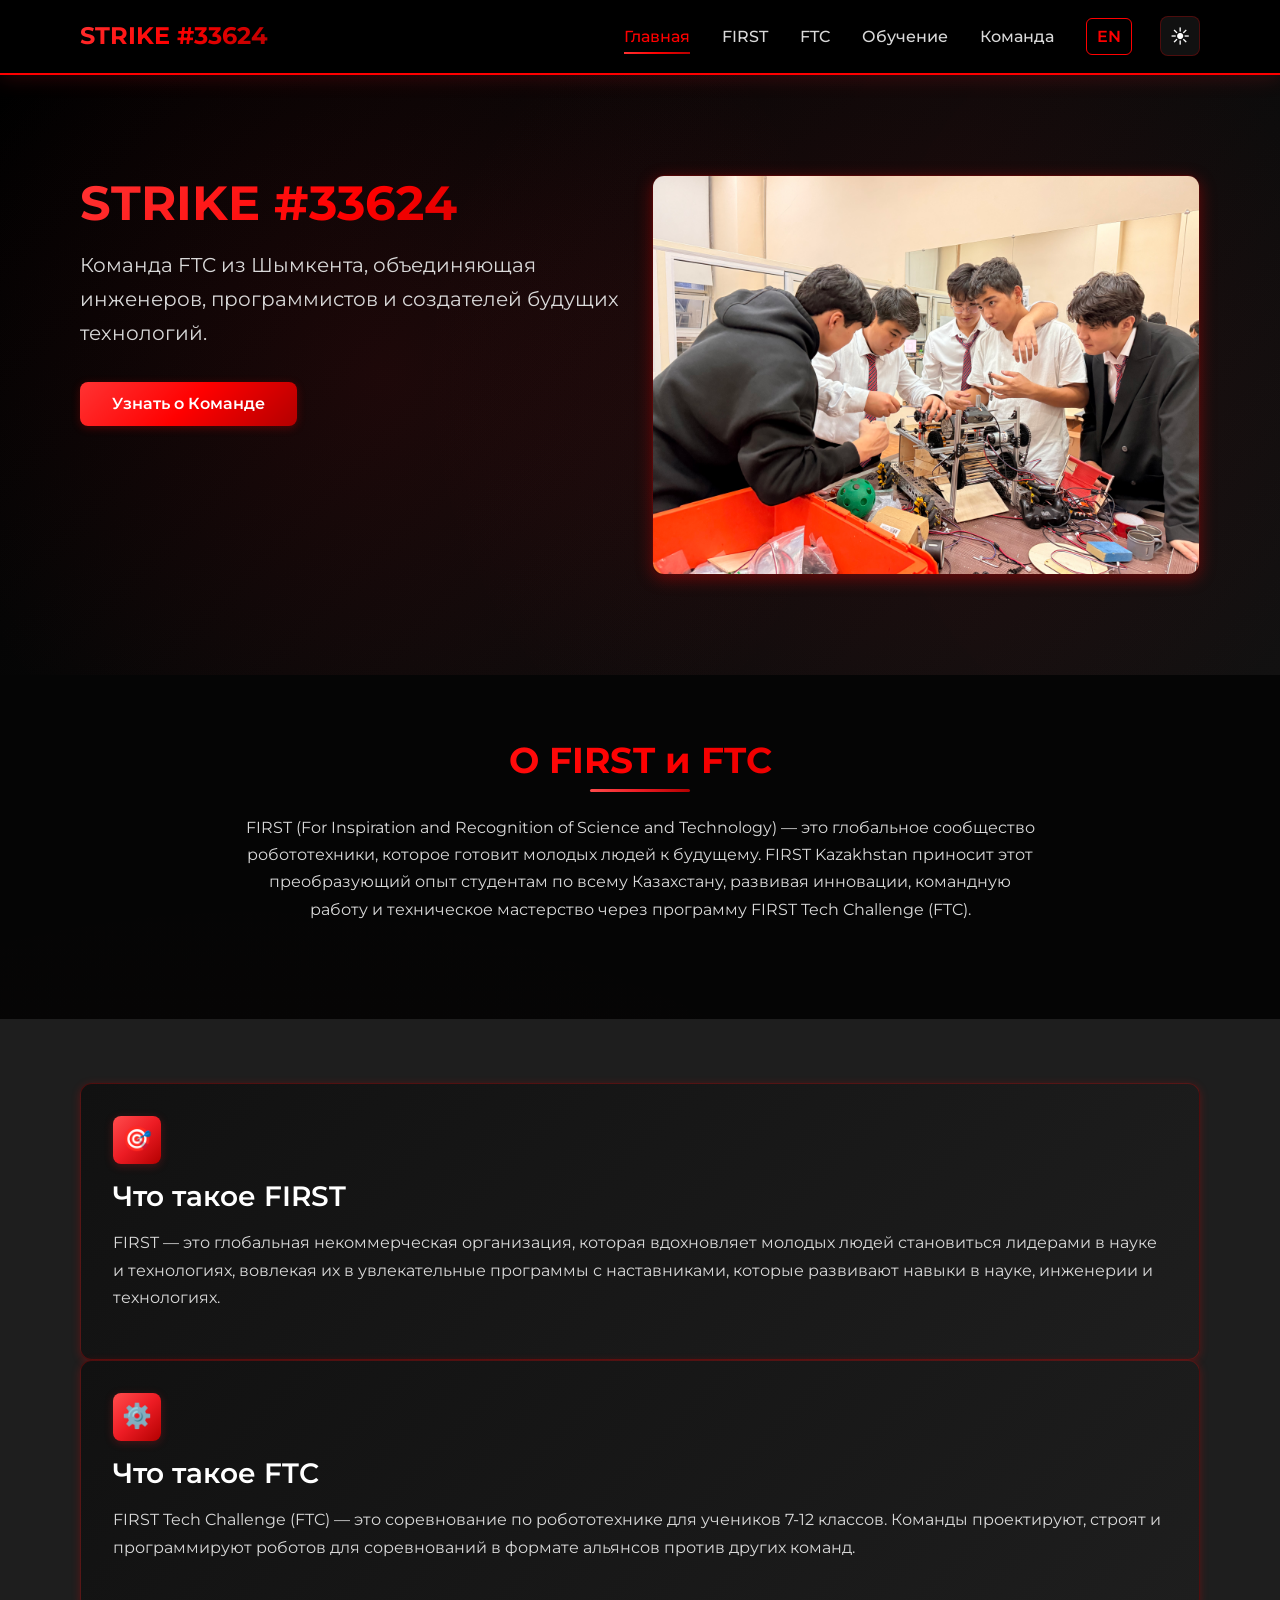
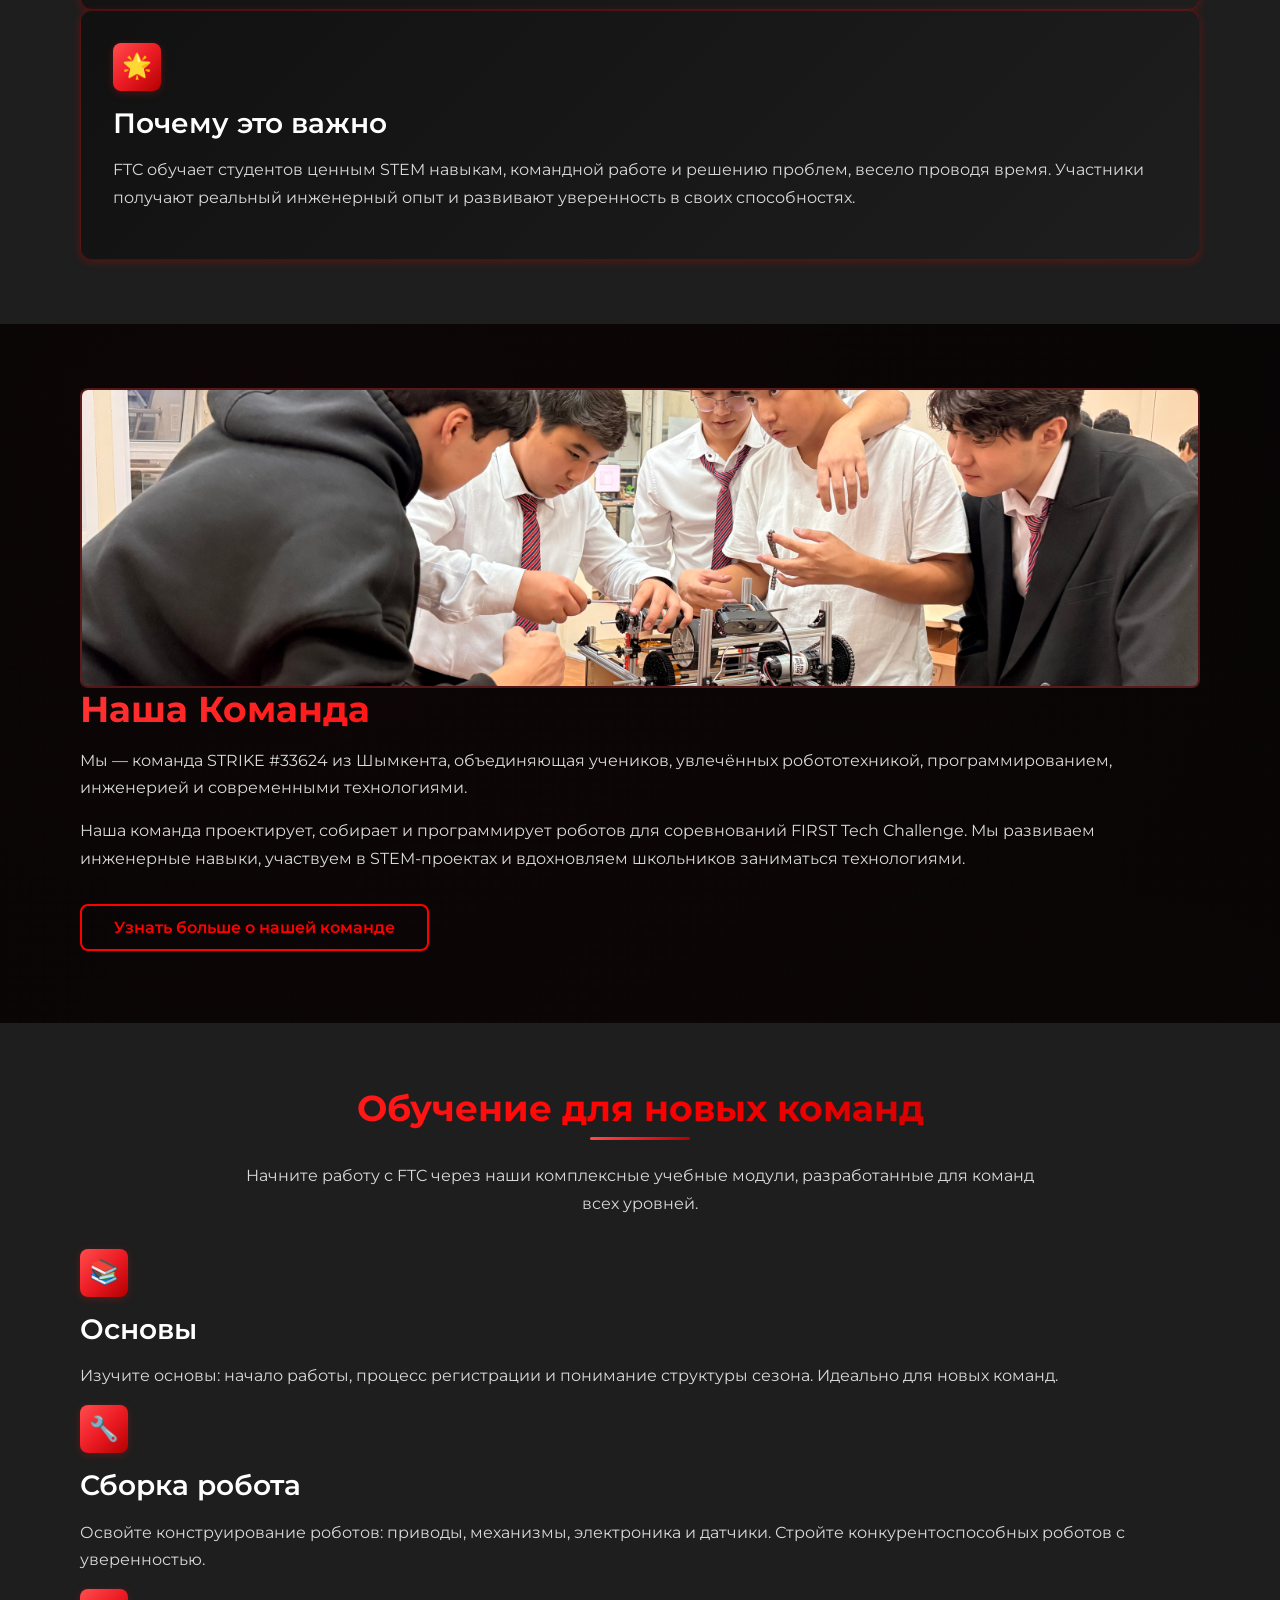
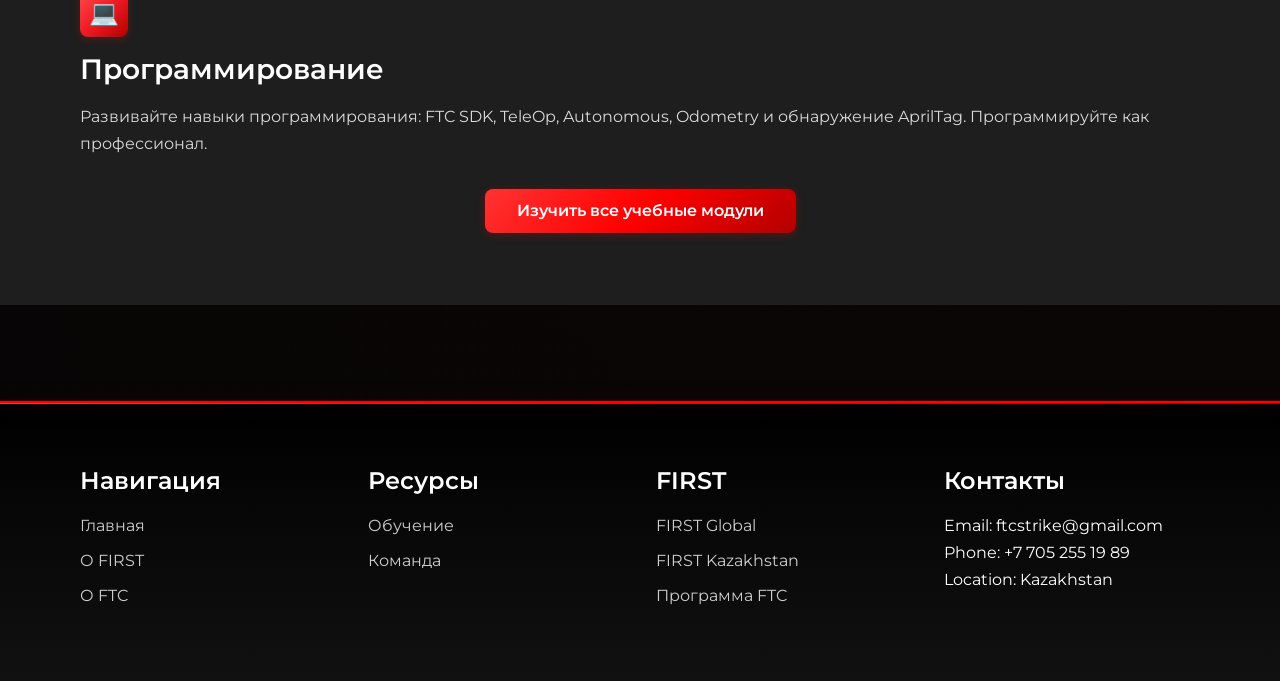
<file: index.html>
<!DOCTYPE html>
<html lang="ru">
<head>
    <meta charset="UTF-8">
    <meta name="viewport" content="width=device-width, initial-scale=1.0">
   <title>STRIKE #33624 | FTC Kazakhstan</title>
    <link rel="preconnect" href="https://fonts.googleapis.com">
    <link rel="preconnect" href="https://fonts.gstatic.com" crossorigin>
    <link href="https://fonts.googleapis.com/css2?family=Montserrat:wght@400;500;600;700&family=Inter:wght@400;500;600;700&display=swap" rel="stylesheet">
    <link rel="stylesheet" href="styles.css">
    <script src="nav-script.js"></script>
    <script>
        // Theme switcher
        function toggleTheme() {
            const html = document.documentElement;
            const currentTheme = html.getAttribute('data-theme');
            const newTheme = currentTheme === 'light' ? 'dark' : 'light';
            html.setAttribute('data-theme', newTheme);
            localStorage.setItem('theme', newTheme);
            updateThemeIcon(newTheme);
        }
        
        function updateThemeIcon(theme) {
            const icon = document.getElementById('theme-icon');
            if (icon) {
                icon.textContent = theme === 'light' ? '🌙' : '☀️';
            }
        }
        
        // Load saved theme - handled by nav-script.js
    </script>
</head>
<body>
    <!-- Navigation -->
    <nav class="navbar">
        <div class="container">
            <a href="index.html" class="logo">STRIKE #33624</a>
            <div style="display: flex; align-items: center;">
                <ul class="nav-links">
                    <li><a href="index.html" class="active">Главная</a></li>
                    <li><a href="about-first.html">FIRST</a></li>
                    <li><a href="about-ftc.html">FTC</a></li>
                    <li><a href="learning.html">Обучение</a></li>
                    <li><a href="team.html">Команда</a></li>
                </ul>
                <a href="en/index.html" class="lang-switcher" style="margin-right: 12px; color: var(--color-gold); text-decoration: none; font-weight: 600; border: 1px solid var(--color-gold); padding: 4px 10px; border-radius: 6px;" title="English version">EN</a>
                <div class="theme-switcher" onclick="toggleTheme()" title="Переключить тему">
                    <span id="theme-icon">☀️</span>
                </div>
            </div>
        </div>
    </nav>

    <!-- Hero Section -->
    <section class="hero hero-bg" style="--hero-bg-image: url('изображения/IMG_5420.JPG');">
        <div class="container">
            <div class="grid">
                <div class="hero-content">
                    <h1>STRIKE #33624</h1>
                    <p style="font-size: 1.25rem; margin-bottom: var(--spacing-md); color: var(--color-text-secondary);">
                       Команда FTC из Шымкента, объединяющая инженеров, программистов и создателей будущих технологий.
                    </p>
                    <a href="team.html" class="btn btn-primary">Узнать о Команде</a>
                </div>
                <div class="hero-illustration">
                    <img src="изображения/IMG_5420.JPG" alt="Команда работает над роботом" style="width: 100%; height: 400px; object-fit: cover; border-radius: var(--radius-md); border: 1px solid var(--border-color); box-shadow: var(--shadow-md);" onerror="this.style.display='none'; this.nextElementSibling.style.display='flex';">
                    <div style="width: 100%; height: 400px; background: var(--bg-secondary); border: 1px solid var(--border-color); border-radius: var(--radius-md); display: none; align-items: center; justify-content: center; color: var(--color-text-secondary);">
                        🤖 Иллюстрация Робототехники
                    </div>
                </div>
            </div>
        </div>
    </section>

    <!-- About Section -->
    <section class="section">
        <div class="container">
            <h2 class="section-title">О FIRST и FTC</h2>
            <p class="section-subtitle">
                FIRST (For Inspiration and Recognition of Science and Technology) — это глобальное сообщество робототехники, 
                которое готовит молодых людей к будущему. FIRST Kazakhstan приносит этот преобразующий опыт 
                студентам по всему Казахстану, развивая инновации, командную работу и техническое мастерство через 
                программу FIRST Tech Challenge (FTC).
            </p>
        </div>
    </section>

    <!-- Info Cards -->
    <section class="section" style="background-color: var(--color-light-gray);">
        <div class="container">
            <div class="info-cards">
                <div class="card">
                    <div class="card-icon">🎯</div>
                    <h3>Что такое FIRST</h3>
                    <p>
                        FIRST — это глобальная некоммерческая организация, которая вдохновляет молодых людей становиться 
                        лидерами в науке и технологиях, вовлекая их в увлекательные программы с наставниками, которые 
                        развивают навыки в науке, инженерии и технологиях.
                    </p>
                </div>
                <div class="card">
                    <div class="card-icon">⚙️</div>
                    <h3>Что такое FTC</h3>
                    <p>
                        FIRST Tech Challenge (FTC) — это соревнование по робототехнике для учеников 7-12 классов. Команды 
                        проектируют, строят и программируют роботов для соревнований в формате альянсов против других команд.
                    </p>
                </div>
                <div class="card">
                    <div class="card-icon">🌟</div>
                    <h3>Почему это важно</h3>
                    <p>
                        FTC обучает студентов ценным STEM навыкам, командной работе и решению проблем, весело проводя время. 
                        Участники получают реальный инженерный опыт и развивают уверенность в своих способностях.
                    </p>
                </div>
            </div>
        </div>
    </section>

    <!-- Team Preview -->
    <section class="section">
        <div class="container">
            <div class="team-preview">
                <div style="display: flex; flex-direction: column; gap: var(--spacing-md);">
                    <img src="изображения/IMG_5420.JPG" alt="Команда Team STRIKE работает над роботом" class="team-preview-image" onerror="this.src='https://via.placeholder.com/400x300/FFD700/000000?text=Team+Photo'">
                </div>
                <div>
                    <h2>Наша Команда</h2>
                    <p style="margin-bottom: var(--spacing-sm);">
                        Мы — команда STRIKE #33624 из Шымкента, объединяющая учеников, увлечённых робототехникой, программированием, инженерией и современными технологиями.
                    </p>
                    <p style="margin-bottom: var(--spacing-md);">
                       Наша команда проектирует, собирает и программирует роботов для соревнований FIRST Tech Challenge. Мы развиваем инженерные навыки, участвуем в STEM-проектах и вдохновляем школьников заниматься технологиями.
                    </p>
                    <a href="team.html" class="btn btn-secondary">Узнать больше о нашей команде</a>
                </div>
            </div>
        </div>
    </section>

    <!-- Learning for New Teams -->
    <section class="section" style="background-color: var(--color-light-gray);">
        <div class="container">
            <h2 class="section-title">Обучение для новых команд</h2>
            <p class="section-subtitle">
                Начните работу с FTC через наши комплексные учебные модули, разработанные для команд всех уровней.
            </p>
            <div class="learning-modules">
                <div class="module-card">
                    <div class="card-icon">📚</div>
                    <h3>Основы</h3>
                    <p>
                        Изучите основы: начало работы, процесс регистрации и понимание структуры сезона. 
                        Идеально для новых команд.
                    </p>
                </div>
                <div class="module-card">
                    <div class="card-icon">🔧</div>
                    <h3>Сборка робота</h3>
                    <p>
                        Освойте конструирование роботов: приводы, механизмы, электроника и датчики. Стройте 
                        конкурентоспособных роботов с уверенностью.
                    </p>
                </div>
                <div class="module-card">
                    <div class="card-icon">💻</div>
                    <h3>Программирование</h3>
                    <p>
                        Развивайте навыки программирования: FTC SDK, TeleOp, Autonomous, Odometry и обнаружение AprilTag. 
                        Программируйте как профессионал.
                    </p>
                </div>
            </div>
            <div style="text-align: center; margin-top: var(--spacing-md);">
                <a href="learning.html" class="btn btn-primary">Изучить все учебные модули</a>
            </div>
        </div>
    </section>

    <!-- Footer -->
    <footer class="footer" id="contacts">
        <div class="container">
            <div class="footer-content">
                <div class="footer-section">
                    <h4>Навигация</h4>
                    <ul class="footer-links">
                        <li><a href="index.html">Главная</a></li>
                        <li><a href="about-first.html">О FIRST</a></li>
                        <li><a href="about-ftc.html">О FTC</a></li>
                    </ul>
                </div>
                <div class="footer-section">
                    <h4>Ресурсы</h4>
                    <ul class="footer-links">
                        <li><a href="learning.html">Обучение</a></li>
                        <li><a href="team.html">Команда</a></li>
                    </ul>
                </div>
                <div class="footer-section">
                    <h4>FIRST</h4>
                    <ul class="footer-links">
                        <li><a href="https://www.firstinspires.org" target="_blank">FIRST Global</a></li>
                        <li><a href="about-first.html">FIRST Kazakhstan</a></li>
                        <li><a href="about-ftc.html">Программа FTC</a></li>
                    </ul>
                </div>
                <div class="footer-section">
                    <h4>Контакты</h4>
                    <ul class="footer-links">
                        <li>Email: ftcstrike@gmail.com</li>
                        <li>Phone: +7 705 255 19 89</li>
                        <li>Location: Kazakhstan</li>
                    </ul>
                </div>
            </div>
        </div>
    </footer>
</body>
</html>
</file>
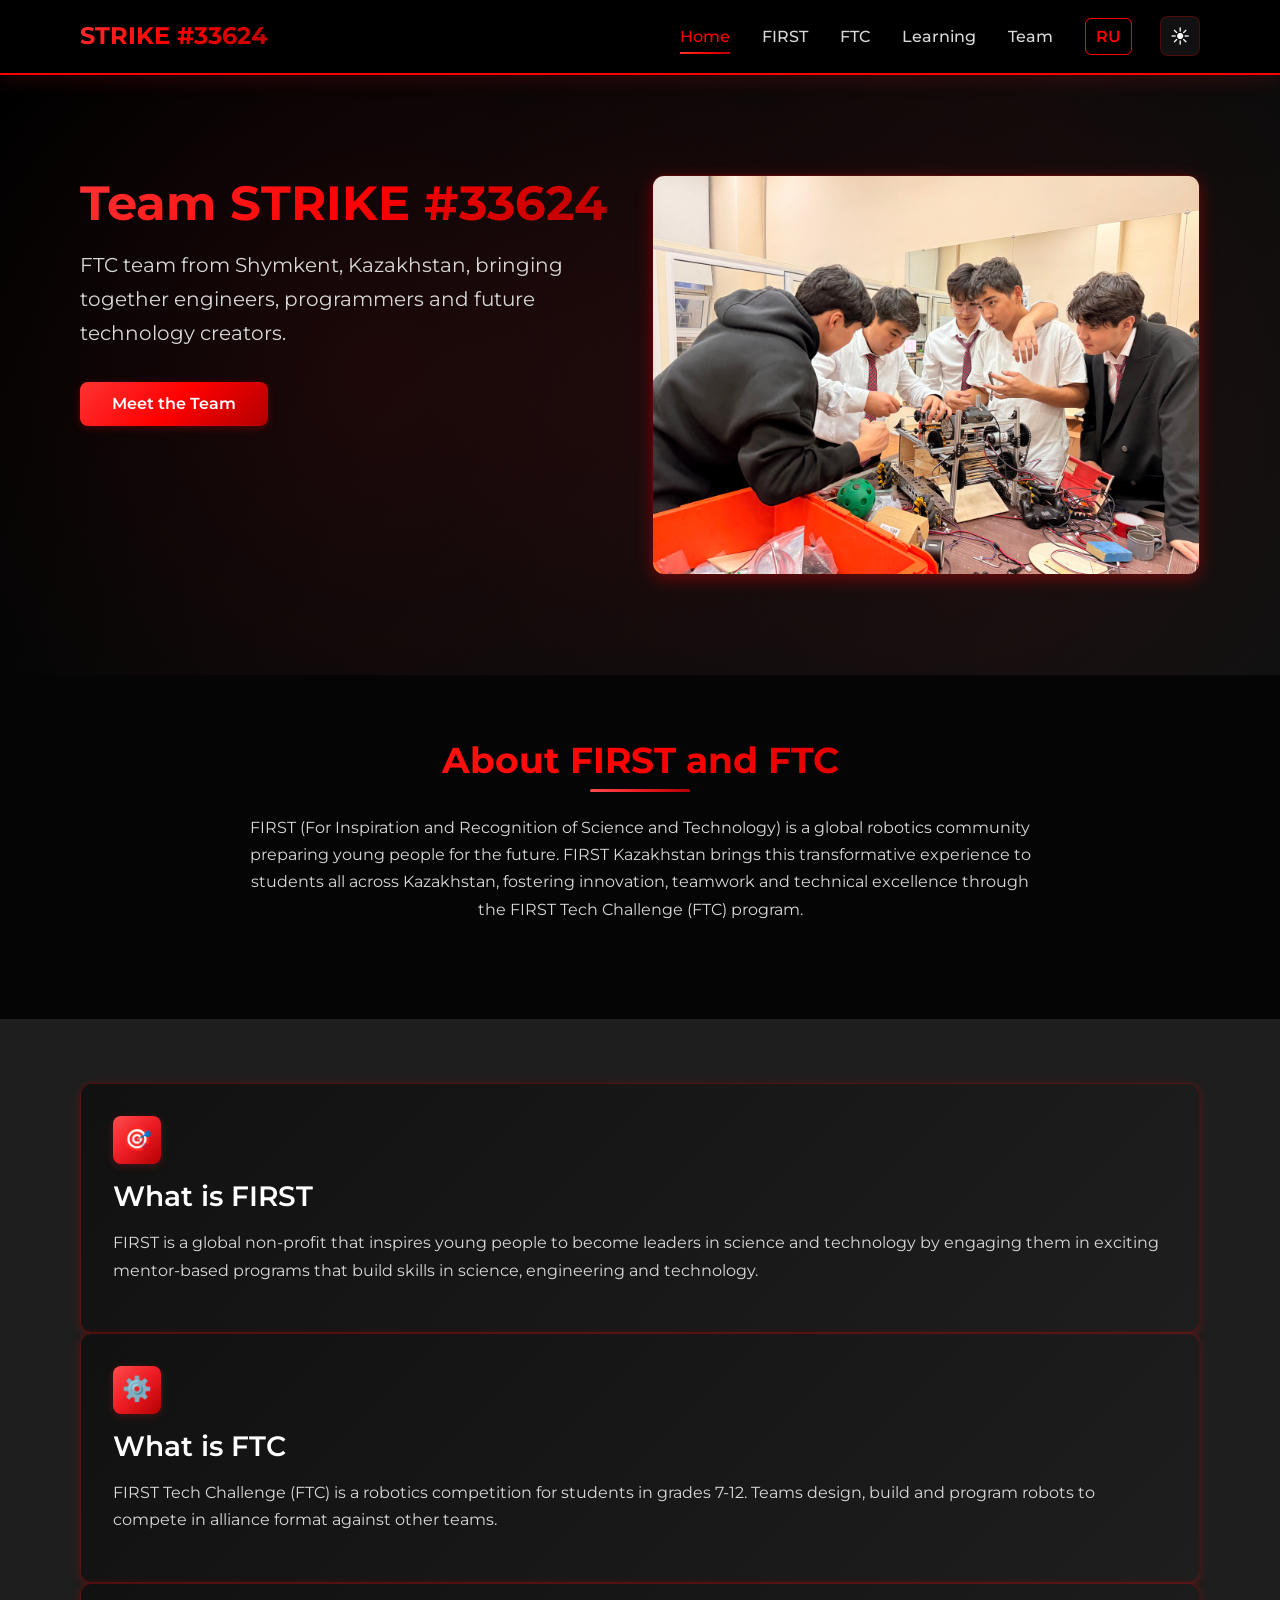
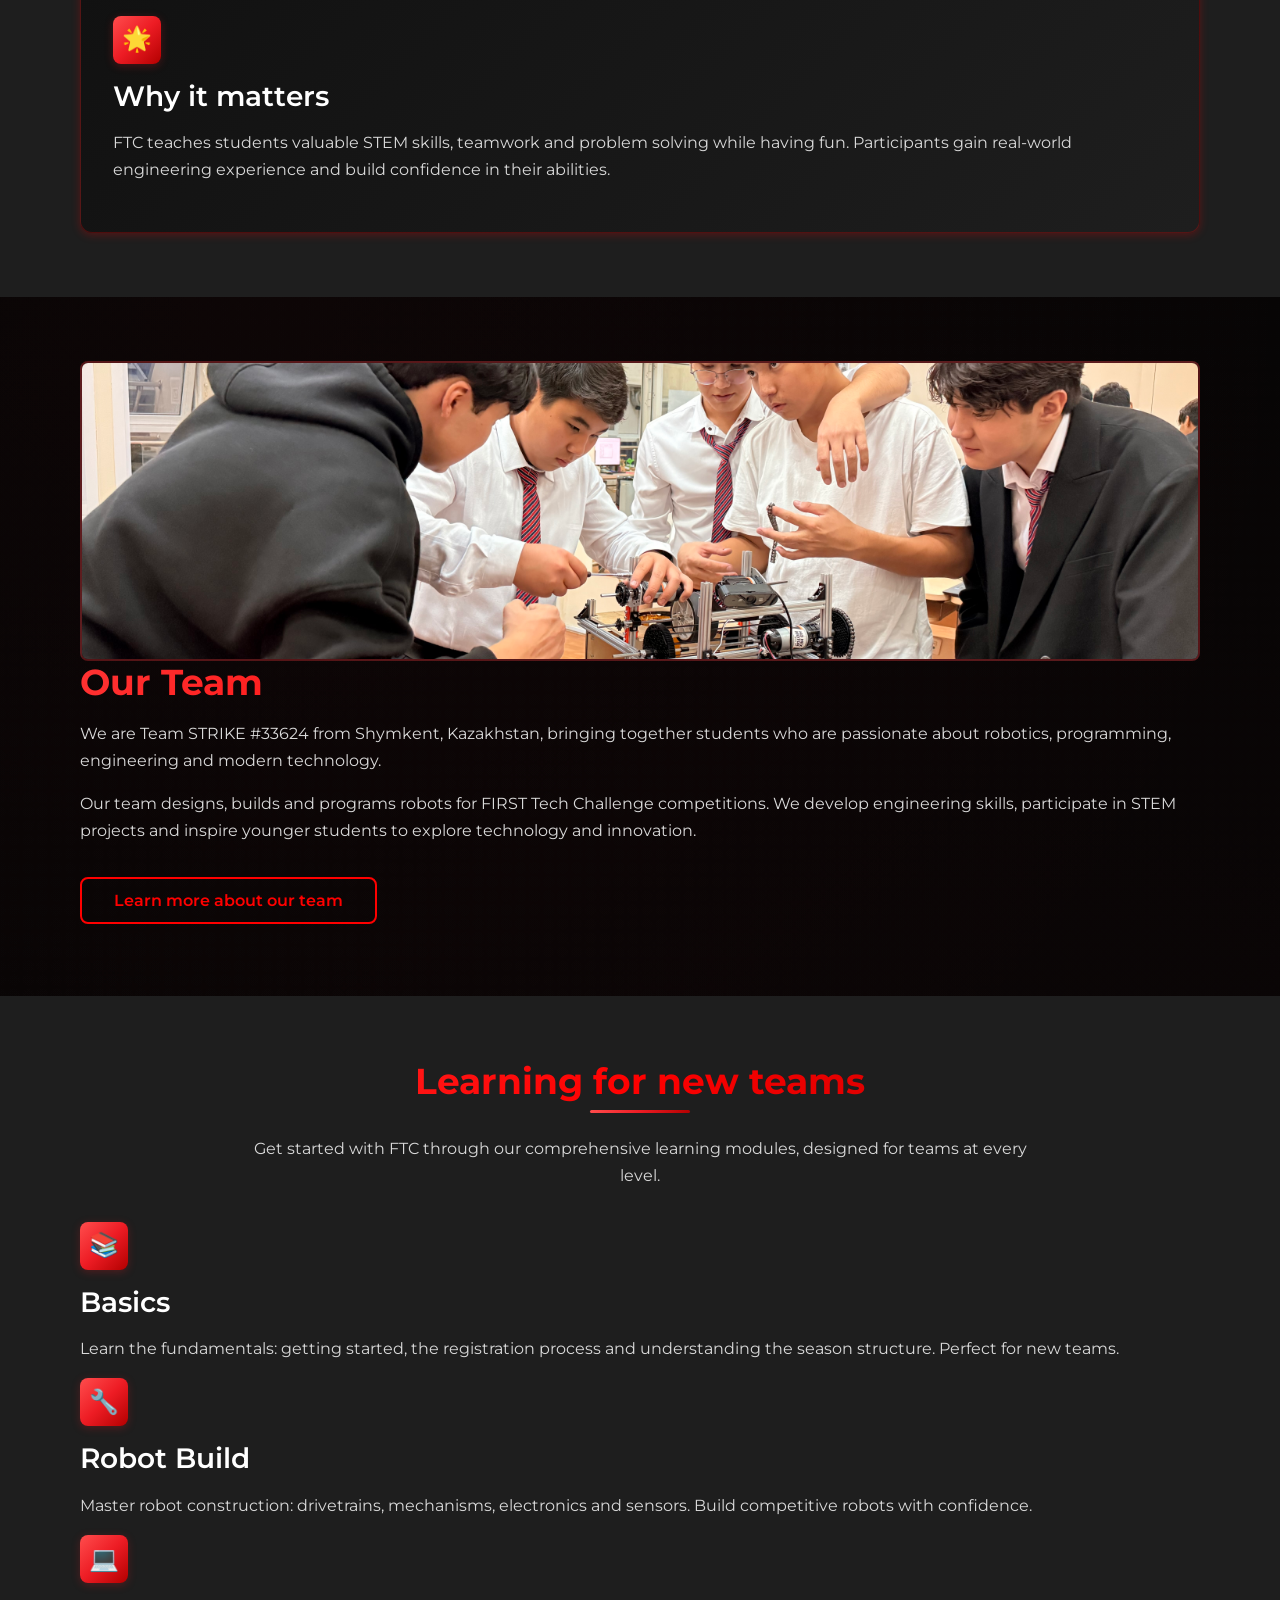
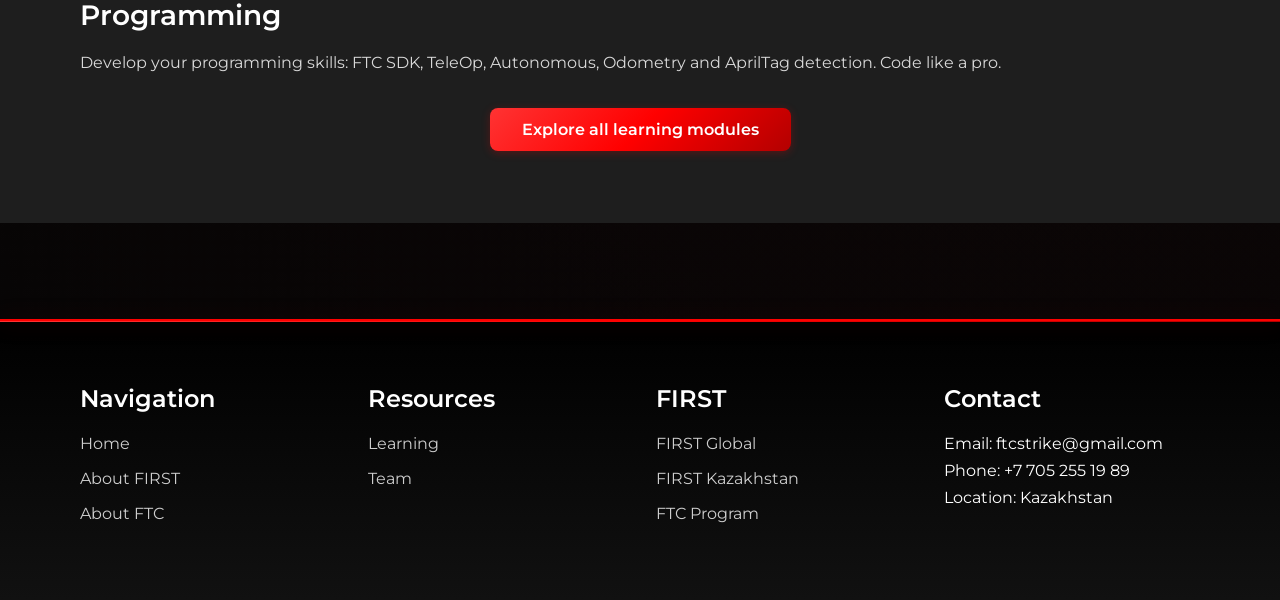
<file: en/index.html>
<!DOCTYPE html>
<html lang="en">
<head>
    <meta charset="UTF-8">
    <meta name="viewport" content="width=device-width, initial-scale=1.0">
    <title>Team STRIKE #33624</title>
    <link rel="preconnect" href="https://fonts.googleapis.com">
    <link rel="preconnect" href="https://fonts.gstatic.com" crossorigin>
    <link href="https://fonts.googleapis.com/css2?family=Montserrat:wght@400;500;600;700&family=Inter:wght@400;500;600;700&display=swap" rel="stylesheet">
    <link rel="stylesheet" href="../styles.css">
    <script src="../nav-script.js"></script>
</head>
<body>
    <!-- Navigation -->
    <nav class="navbar">
        <div class="container">
            <a href="index.html" class="logo">STRIKE #33624</a>
            <div style="display: flex; align-items: center;">
                <ul class="nav-links">
                    <li><a href="index.html" class="active">Home</a></li>
                    <li><a href="about-first.html">FIRST</a></li>
                    <li><a href="about-ftc.html">FTC</a></li>
                    <li><a href="learning.html">Learning</a></li>
                    <li><a href="team.html">Team</a></li>
                </ul>
                <a href="../index.html" class="lang-switcher" style="margin-right: 12px; color: var(--color-gold); text-decoration: none; font-weight: 600; border: 1px solid var(--color-gold); padding: 4px 10px; border-radius: 6px;" title="Русская версия">RU</a>
                <div class="theme-switcher" onclick="toggleTheme()" title="Toggle theme">
                    <span id="theme-icon">☀️</span>
                </div>
            </div>
        </div>
    </nav>

    <!-- Hero Section -->
    <section class="hero hero-bg" style="--hero-bg-image: url('../изображения/IMG_5420.JPG');">
        <div class="container">
            <div class="grid">
                <div class="hero-content">
                    <h1>Team STRIKE #33624</h1>
                    <p style="font-size: 1.25rem; margin-bottom: var(--spacing-md); color: var(--color-text-secondary);">
                       FTC team from Shymkent, Kazakhstan, bringing together engineers, programmers and future technology creators.
                    </p>
                    <a href="team.html" class="btn btn-primary">Meet the Team</a>
                </div>
                <div class="hero-illustration">
                    <img src="../изображения/IMG_5420.JPG" alt="Team working on a robot" style="width: 100%; height: 400px; object-fit: cover; border-radius: var(--radius-md); border: 1px solid var(--border-color); box-shadow: var(--shadow-md);" onerror="this.style.display='none'; this.nextElementSibling.style.display='flex';">
                    <div style="width: 100%; height: 400px; background: var(--bg-secondary); border: 1px solid var(--border-color); border-radius: var(--radius-md); display: none; align-items: center; justify-content: center; color: var(--color-text-secondary);">
                        🤖 Robotics Illustration
                    </div>
                </div>
            </div>
        </div>
    </section>

    <!-- About Section -->
    <section class="section">
        <div class="container">
            <h2 class="section-title">About FIRST and FTC</h2>
            <p class="section-subtitle">
                FIRST (For Inspiration and Recognition of Science and Technology) is a global robotics community
                preparing young people for the future. FIRST Kazakhstan brings this transformative experience to
                students all across Kazakhstan, fostering innovation, teamwork and technical excellence through
                the FIRST Tech Challenge (FTC) program.
            </p>
        </div>
    </section>

    <!-- Info Cards -->
    <section class="section" style="background-color: var(--color-light-gray);">
        <div class="container">
            <div class="info-cards">
                <div class="card">
                    <div class="card-icon">🎯</div>
                    <h3>What is FIRST</h3>
                    <p>
                        FIRST is a global non-profit that inspires young people to become leaders in science and
                        technology by engaging them in exciting mentor-based programs that build skills in science,
                        engineering and technology.
                    </p>
                </div>
                <div class="card">
                    <div class="card-icon">⚙️</div>
                    <h3>What is FTC</h3>
                    <p>
                        FIRST Tech Challenge (FTC) is a robotics competition for students in grades 7-12. Teams
                        design, build and program robots to compete in alliance format against other teams.
                    </p>
                </div>
                <div class="card">
                    <div class="card-icon">🌟</div>
                    <h3>Why it matters</h3>
                    <p>
                        FTC teaches students valuable STEM skills, teamwork and problem solving while having fun.
                        Participants gain real-world engineering experience and build confidence in their abilities.
                    </p>
                </div>
            </div>
        </div>
    </section>

    <!-- Team Preview -->
    <section class="section">
        <div class="container">
            <div class="team-preview">
                <div style="display: flex; flex-direction: column; gap: var(--spacing-md);">
                    <img src="../изображения/IMG_5420.JPG" alt="Team STRIKE working on a robot" class="team-preview-image" onerror="this.src='https://via.placeholder.com/400x300/FFD700/000000?text=Team+Photo'">
                </div>
                <div>
                    <h2>Our Team</h2>
<p style="margin-bottom: var(--spacing-sm);">
    We are Team STRIKE #33624 from Shymkent, Kazakhstan, bringing together students who are passionate about robotics, programming, engineering and modern technology.
</p>
<p style="margin-bottom: var(--spacing-md);">
    Our team designs, builds and programs robots for FIRST Tech Challenge competitions. We develop engineering skills, participate in STEM projects and inspire younger students to explore technology and innovation.
</p>
                    <a href="team.html" class="btn btn-secondary">Learn more about our team</a>
                </div>
            </div>
        </div>
    </section>

    <!-- Learning for New Teams -->
    <section class="section" style="background-color: var(--color-light-gray);">
        <div class="container">
            <h2 class="section-title">Learning for new teams</h2>
            <p class="section-subtitle">
                Get started with FTC through our comprehensive learning modules, designed for teams at every level.
            </p>
            <div class="learning-modules">
                <div class="module-card">
                    <div class="card-icon">📚</div>
                    <h3>Basics</h3>
                    <p>
                        Learn the fundamentals: getting started, the registration process and understanding the
                        season structure. Perfect for new teams.
                    </p>
                </div>
                <div class="module-card">
                    <div class="card-icon">🔧</div>
                    <h3>Robot Build</h3>
                    <p>
                        Master robot construction: drivetrains, mechanisms, electronics and sensors. Build competitive
                        robots with confidence.
                    </p>
                </div>
                <div class="module-card">
                    <div class="card-icon">💻</div>
                    <h3>Programming</h3>
                    <p>
                        Develop your programming skills: FTC SDK, TeleOp, Autonomous, Odometry and AprilTag
                        detection. Code like a pro.
                    </p>
                </div>
            </div>
            <div style="text-align: center; margin-top: var(--spacing-md);">
                <a href="learning.html" class="btn btn-primary">Explore all learning modules</a>
            </div>
        </div>
    </section>

    <!-- Footer -->
    <footer class="footer" id="contacts">
        <div class="container">
            <div class="footer-content">
                <div class="footer-section">
                    <h4>Navigation</h4>
                    <ul class="footer-links">
                        <li><a href="index.html">Home</a></li>
                        <li><a href="about-first.html">About FIRST</a></li>
                        <li><a href="about-ftc.html">About FTC</a></li>
                    </ul>
                </div>
                <div class="footer-section">
                    <h4>Resources</h4>
                    <ul class="footer-links">
                        <li><a href="learning.html">Learning</a></li>
                        <li><a href="team.html">Team</a></li>
                    </ul>
                </div>
                <div class="footer-section">
                    <h4>FIRST</h4>
                    <ul class="footer-links">
                        <li><a href="https://www.firstinspires.org" target="_blank">FIRST Global</a></li>
                        <li><a href="about-first.html">FIRST Kazakhstan</a></li>
                        <li><a href="about-ftc.html">FTC Program</a></li>
                    </ul>
                </div>
                <div class="footer-section">
                    <h4>Contact</h4>
                    <ul class="footer-links">
                        <li>Email: ftcstrike@gmail.com</li>
                        <li>Phone: +7 705 255 19 89</li>
                        <li>Location: Kazakhstan</li>
                    </ul>
                </div>
            </div>
        </div>
    </footer>
</body>
</html>
</file>
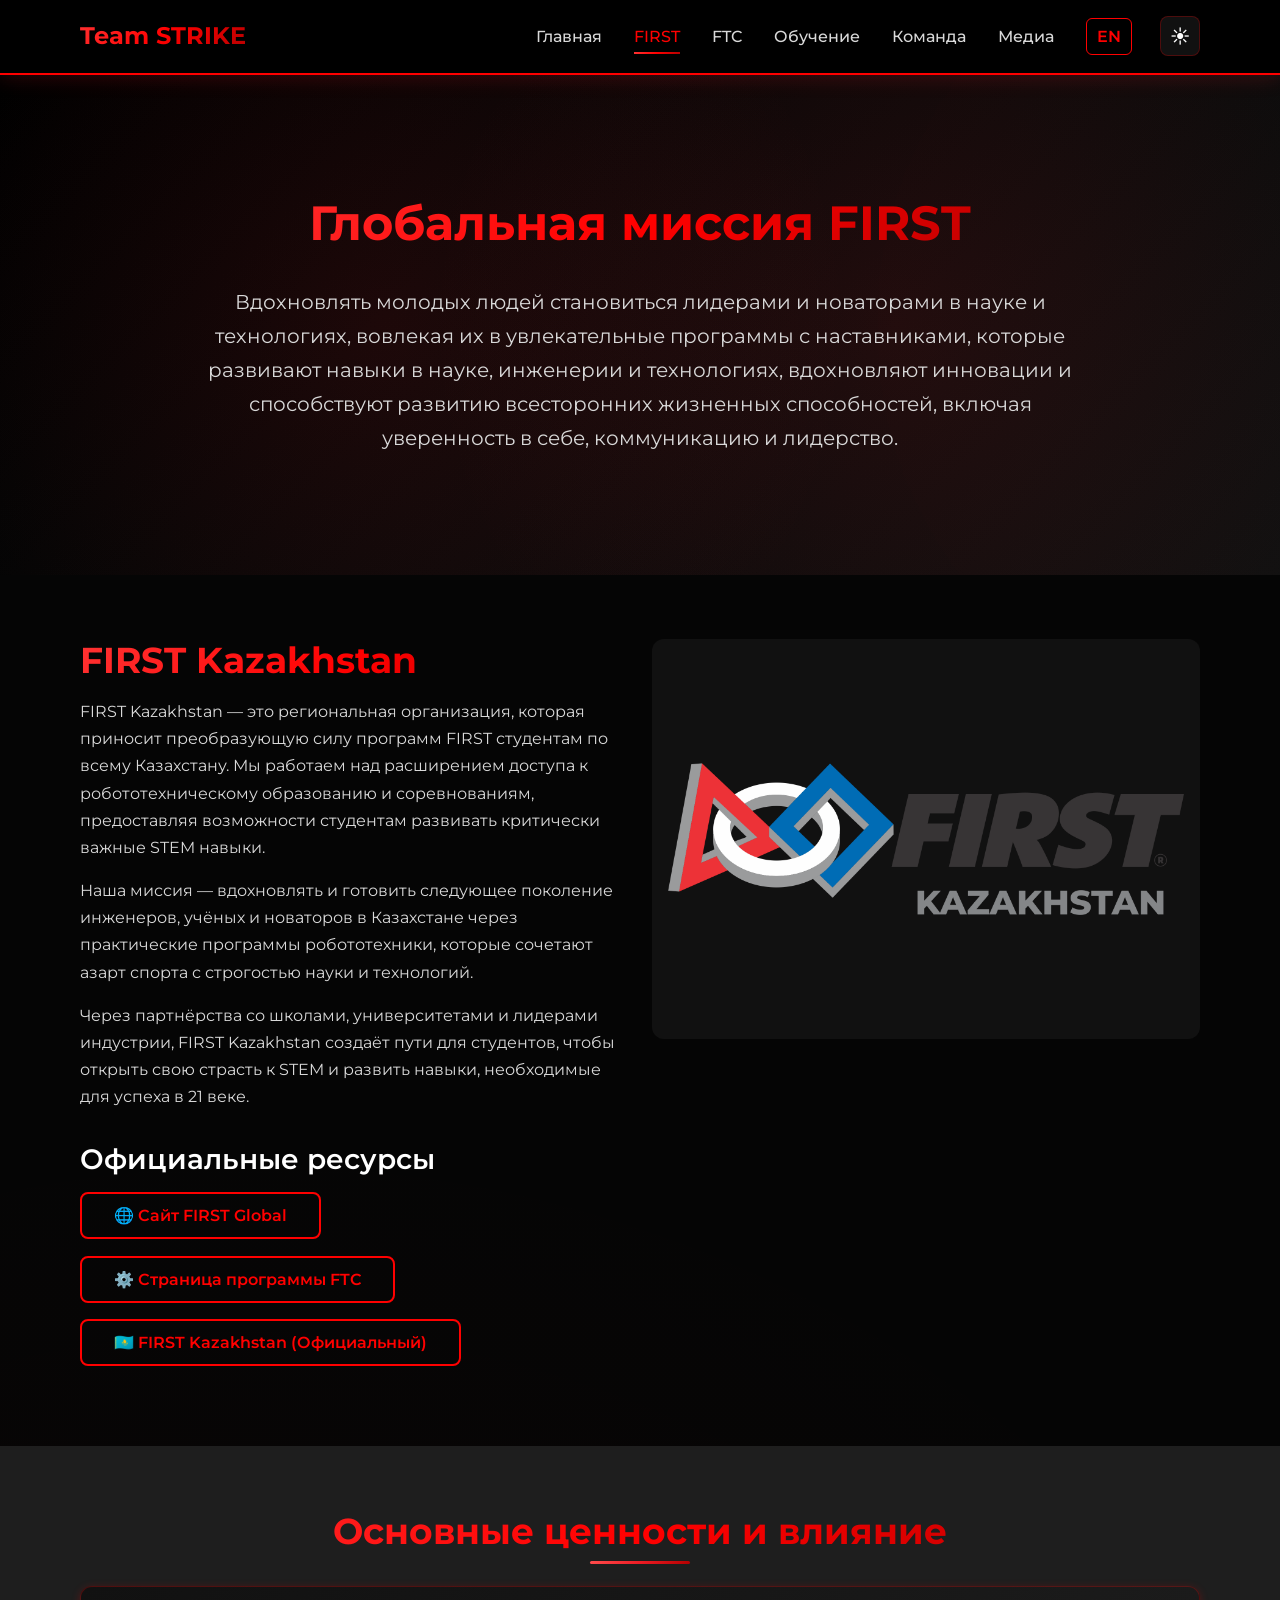
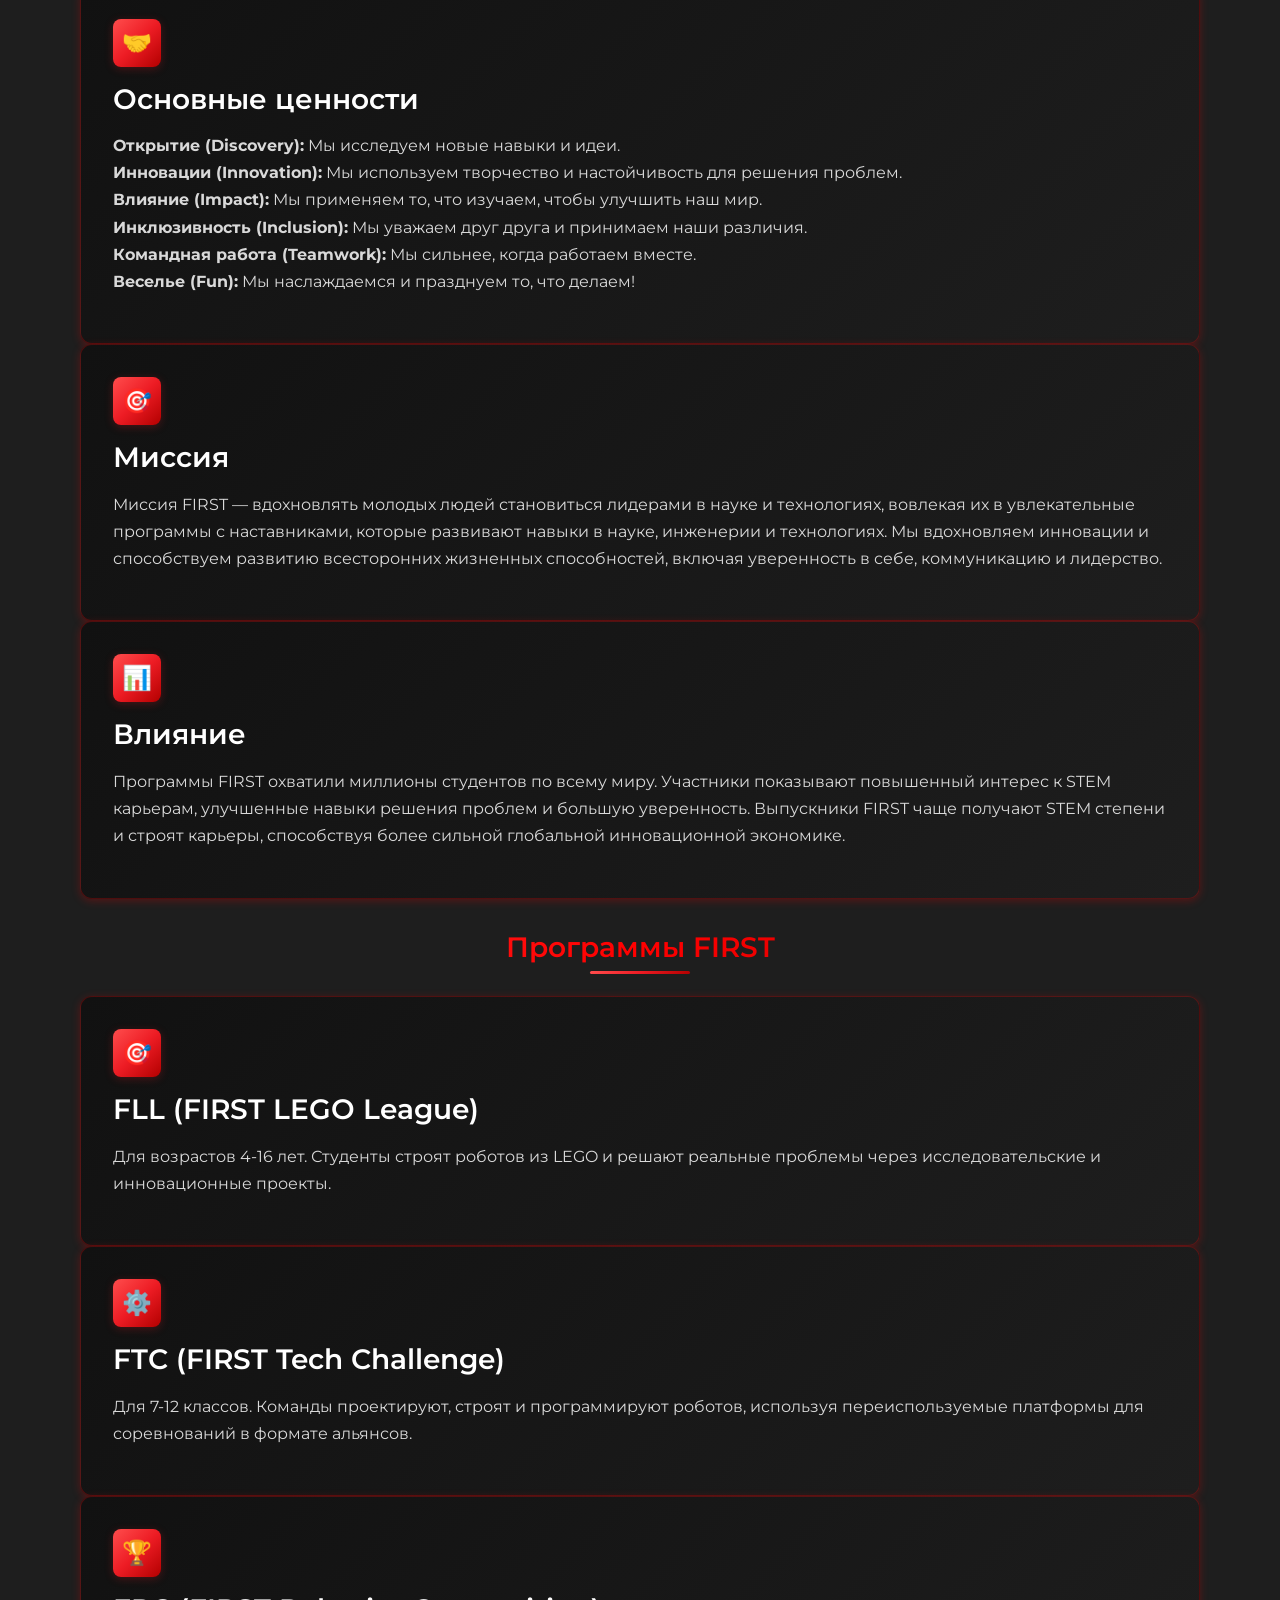
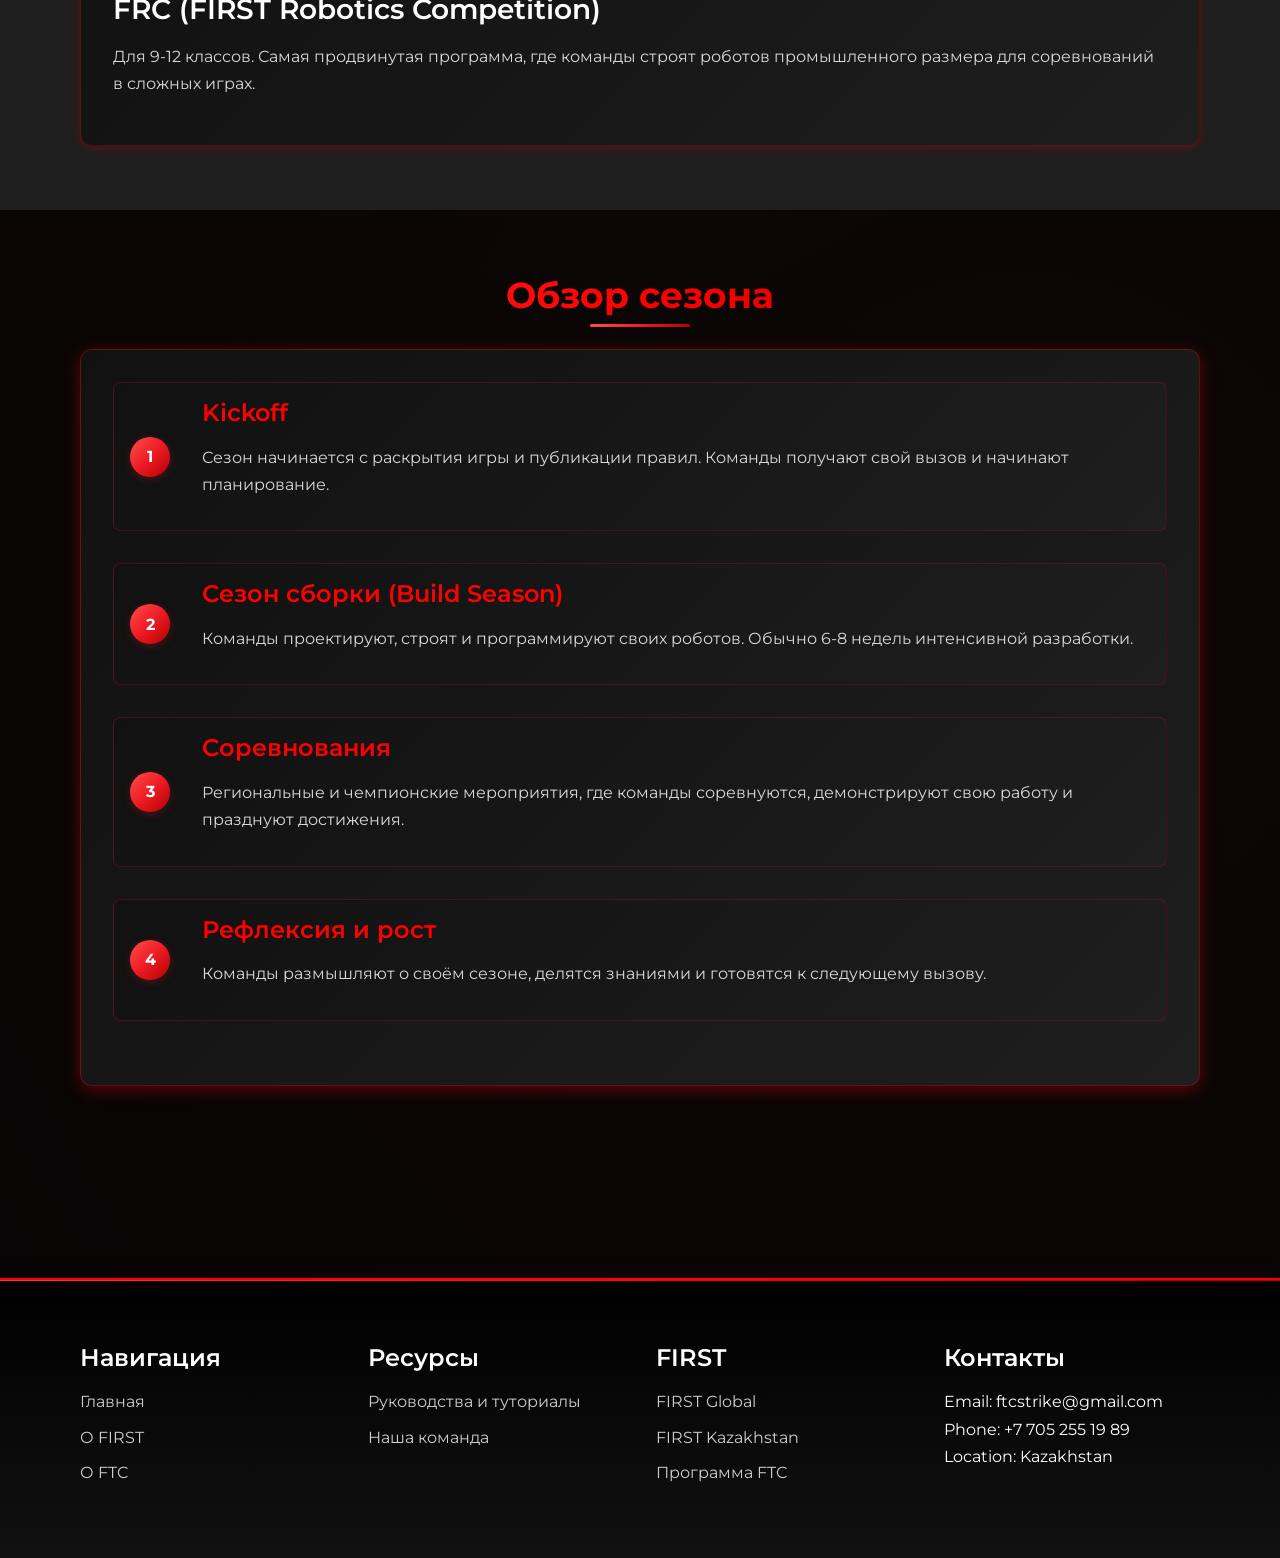
<file: about-first.html>
<!DOCTYPE html>
<html lang="ru">
<head>
    <meta charset="UTF-8">
    <meta name="viewport" content="width=device-width, initial-scale=1.0">
    <title>About FIRST - FTC Kazakhstan</title>
    <link rel="preconnect" href="https://fonts.googleapis.com">
    <link rel="preconnect" href="https://fonts.gstatic.com" crossorigin>
    <link href="https://fonts.googleapis.com/css2?family=Montserrat:wght@400;500;600;700&family=Inter:wght@400;500;600;700&display=swap" rel="stylesheet">
    <link rel="stylesheet" href="styles.css">
    <script src="nav-script.js"></script>
</head>
<body>
    <!-- Navigation -->
    <nav class="navbar">
        <div class="container">
            <a href="index.html" class="logo">Team STRIKE</a>
            <div style="display: flex; align-items: center;">
                <ul class="nav-links">
                    <li><a href="index.html">Главная</a></li>
                    <li><a href="about-first.html">FIRST</a></li>
                    <li><a href="about-ftc.html">FTC</a></li>
                    <li><a href="learning.html">Обучение</a></li>
                    <li><a href="team.html">Команда</a></li>
                    <li><a href="media.html">Медиа</a></li>
                </ul>
                <a href="en/about-first.html" class="lang-switcher" style="margin-right: 12px; color: var(--color-gold); text-decoration: none; font-weight: 600; border: 1px solid var(--color-gold); padding: 4px 10px; border-radius: 6px;" title="English version">EN</a>
                <div class="theme-switcher" onclick="toggleTheme()" title="Переключить тему">
                    <span id="theme-icon">☀️</span>
                </div>
            </div>
        </div>
    </nav>

    <!-- FIRST Global Mission -->
    <section class="hero hero-bg" style="min-height: 500px; --hero-bg-image: url('изображения/images.png');">
        <div class="container">
            <div class="grid">
                <div style="grid-column: 1 / 13; text-align: center;">
                    <h1 style="margin-bottom: var(--spacing-md);">Глобальная миссия FIRST</h1>
                    <p style="font-size: 1.25rem; max-width: 900px; margin: 0 auto; color: var(--color-text-secondary);">
                        Вдохновлять молодых людей становиться лидерами и новаторами в науке и технологиях, вовлекая 
                        их в увлекательные программы с наставниками, которые развивают навыки в науке, инженерии и технологиях, 
                        вдохновляют инновации и способствуют развитию всесторонних жизненных способностей, включая 
                        уверенность в себе, коммуникацию и лидерство.
                    </p>
                </div>
            </div>
        </div>
    </section>

    <!-- FIRST Kazakhstan -->
    <section class="section">
        <div class="container">
            <div class="grid">
                <div style="grid-column: 1 / 7;">
                    <h2>FIRST Kazakhstan</h2>
                    <p style="margin-bottom: var(--spacing-sm);">
                        FIRST Kazakhstan — это региональная организация, которая приносит преобразующую силу программ FIRST 
                        студентам по всему Казахстану. Мы работаем над расширением доступа к робототехническому образованию 
                        и соревнованиям, предоставляя возможности студентам развивать критически важные STEM навыки.
                    </p>
                    <p style="margin-bottom: var(--spacing-sm);">
                        Наша миссия — вдохновлять и готовить следующее поколение инженеров, учёных и 
                        новаторов в Казахстане через практические программы робототехники, которые сочетают азарт 
                        спорта с строгостью науки и технологий.
                    </p>
                    <p style="margin-bottom: var(--spacing-md);">
                        Через партнёрства со школами, университетами и лидерами индустрии, FIRST Kazakhstan 
                        создаёт пути для студентов, чтобы открыть свою страсть к STEM и развить навыки, 
                        необходимые для успеха в 21 веке.
                    </p>
                    <div style="margin-top: var(--spacing-md);">
                        <h3 style="margin-bottom: var(--spacing-sm);">Официальные ресурсы</h3>
                        <ul style="list-style: none; padding: 0;">
                            <li style="margin-bottom: var(--spacing-xs);">
                                <a href="https://www.firstinspires.org" target="_blank" class="btn btn-secondary" style="display: inline-block;">
                                    🌐 Сайт FIRST Global
                                </a>
                            </li>
                            <li style="margin-bottom: var(--spacing-xs);">
                                <a href="https://www.firstinspires.org/robotics/ftc" target="_blank" class="btn btn-secondary" style="display: inline-block;">
                                    ⚙️ Страница программы FTC
                                </a>
                            </li>
                            <li style="margin-bottom: var(--spacing-xs);">
                                <a href="#" class="btn btn-secondary" style="display: inline-block;">
                                    🇰🇿 FIRST Kazakhstan (Официальный)
                                </a>
                            </li>
                        </ul>
                    </div>
                </div>
                <div style="grid-column: 7 / 13;">
                    <img src="изображения/images.png" alt="FIRST Kazakhstan" style="width: 100%; height: 400px; object-fit: contain; border-radius: var(--radius-md); background-color: var(--bg-secondary); padding: var(--spacing-sm);" onerror="this.style.display='none'; this.nextElementSibling.style.display='flex';">
                    <div style="width: 100%; height: 400px; background-color: var(--color-medium-gray); border-radius: var(--radius-md); display: none; align-items: center; justify-content: center; color: var(--color-text-secondary);">
                        FIRST Kazakhstan Infographic
                    </div>
                </div>
            </div>
        </div>
    </section>

    <!-- Core Values Cards -->
    <section class="section" style="background-color: var(--color-light-gray);">
        <div class="container">
            <h2 class="section-title">Основные ценности и влияние</h2>
            <div class="info-cards">
                <div class="card">
                    <div class="card-icon">🤝</div>
                    <h3>Основные ценности</h3>
                    <p>
                        <strong>Открытие (Discovery):</strong> Мы исследуем новые навыки и идеи.<br>
                        <strong>Инновации (Innovation):</strong> Мы используем творчество и настойчивость для решения проблем.<br>
                        <strong>Влияние (Impact):</strong> Мы применяем то, что изучаем, чтобы улучшить наш мир.<br>
                        <strong>Инклюзивность (Inclusion):</strong> Мы уважаем друг друга и принимаем наши различия.<br>
                        <strong>Командная работа (Teamwork):</strong> Мы сильнее, когда работаем вместе.<br>
                        <strong>Веселье (Fun):</strong> Мы наслаждаемся и празднуем то, что делаем!
                    </p>
                </div>
                <div class="card">
                    <div class="card-icon">🎯</div>
                    <h3>Миссия</h3>
                    <p>
                        Миссия FIRST — вдохновлять молодых людей становиться лидерами в науке и технологиях, 
                        вовлекая их в увлекательные программы с наставниками, которые развивают навыки в науке, инженерии и 
                        технологиях. Мы вдохновляем инновации и способствуем развитию всесторонних жизненных способностей, 
                        включая уверенность в себе, коммуникацию и лидерство.
                    </p>
                </div>
                <div class="card">
                    <div class="card-icon">📊</div>
                    <h3>Влияние</h3>
                    <p>
                        Программы FIRST охватили миллионы студентов по всему миру. Участники показывают повышенный 
                        интерес к STEM карьерам, улучшенные навыки решения проблем и большую уверенность. 
                        Выпускники FIRST чаще получают STEM степени и строят карьеры, способствуя 
                        более сильной глобальной инновационной экономике.
                    </p>
                </div>
            </div>
            <div style="margin-top: var(--spacing-md);">
                <h3 class="section-title" style="margin-bottom: var(--spacing-md);">Программы FIRST</h3>
                <div class="info-cards">
                <div class="card" onclick="window.location.href='first-program.html?id=fll'">
                    <div class="card-icon">🎯</div>
                    <h3>FLL (FIRST LEGO League)</h3>
                    <p>
                        Для возрастов 4-16 лет. Студенты строят роботов из LEGO и решают реальные проблемы через исследовательские 
                        и инновационные проекты.
                    </p>
                </div>
                <div class="card" onclick="window.location.href='first-program.html?id=ftc'">
                    <div class="card-icon">⚙️</div>
                    <h3>FTC (FIRST Tech Challenge)</h3>
                    <p>
                        Для 7-12 классов. Команды проектируют, строят и программируют роботов, используя переиспользуемые платформы для 
                        соревнований в формате альянсов.
                    </p>
                </div>
                <div class="card" onclick="window.location.href='first-program.html?id=frc'">
                    <div class="card-icon">🏆</div>
                    <h3>FRC (FIRST Robotics Competition)</h3>
                    <p>
                        Для 9-12 классов. Самая продвинутая программа, где команды строят роботов промышленного размера для 
                        соревнований в сложных играх.
                    </p>
                </div>
                </div>
            </div>
        </div>
    </section>

    <!-- Season Overview -->
    <section class="section">
        <div class="container">
            <h2 class="section-title">Обзор сезона</h2>
            <div class="infographic">
                <div class="infographic-step">
                    <div class="step-number">1</div>
                    <div>
                        <h4>Kickoff</h4>
                        <p>Сезон начинается с раскрытия игры и публикации правил. Команды получают свой вызов и начинают планирование.</p>
                    </div>
                </div>
                <div class="infographic-step">
                    <div class="step-number">2</div>
                    <div>
                        <h4>Сезон сборки (Build Season)</h4>
                        <p>Команды проектируют, строят и программируют своих роботов. Обычно 6-8 недель интенсивной разработки.</p>
                    </div>
                </div>
                <div class="infographic-step">
                    <div class="step-number">3</div>
                    <div>
                        <h4>Соревнования</h4>
                        <p>Региональные и чемпионские мероприятия, где команды соревнуются, демонстрируют свою работу и празднуют достижения.</p>
                    </div>
                </div>
                <div class="infographic-step">
                    <div class="step-number">4</div>
                    <div>
                        <h4>Рефлексия и рост</h4>
                        <p>Команды размышляют о своём сезоне, делятся знаниями и готовятся к следующему вызову.</p>
                    </div>
                </div>
            </div>
        </div>
    </section>

    <!-- Footer -->
    <footer class="footer">
        <div class="container">
            <div class="footer-content">
                <div class="footer-section">
                    <h4>Навигация</h4>
                    <ul class="footer-links">
                        <li><a href="index.html">Главная</a></li>
                        <li><a href="about-first.html">О FIRST</a></li>
                        <li><a href="about-ftc.html">О FTC</a></li>
                    </ul>
                </div>
                <div class="footer-section">
                    <h4>Ресурсы</h4>
                    <ul class="footer-links">
                        <li><a href="learning.html">Руководства и туториалы</a></li>
                        <li><a href="team.html">Наша команда</a></li>
                    </ul>
                </div>
                <div class="footer-section">
                    <h4>FIRST</h4>
                    <ul class="footer-links">
                        <li><a href="https://www.firstinspires.org" target="_blank">FIRST Global</a></li>
                        <li><a href="about-first.html">FIRST Kazakhstan</a></li>
                        <li><a href="about-ftc.html">Программа FTC</a></li>
                    </ul>
                </div>
                <div class="footer-section">
                    <h4>Контакты</h4>
                    <ul class="footer-links">
                        <li>Email: ftcstrike@gmail.com</li>
                        <li>Phone: +7 705 255 19 89</li>
                        <li>Location: Kazakhstan</li>
                    </ul>
                </div>
            </div>
        </div>
    </footer>
</body>
</html>
</file>
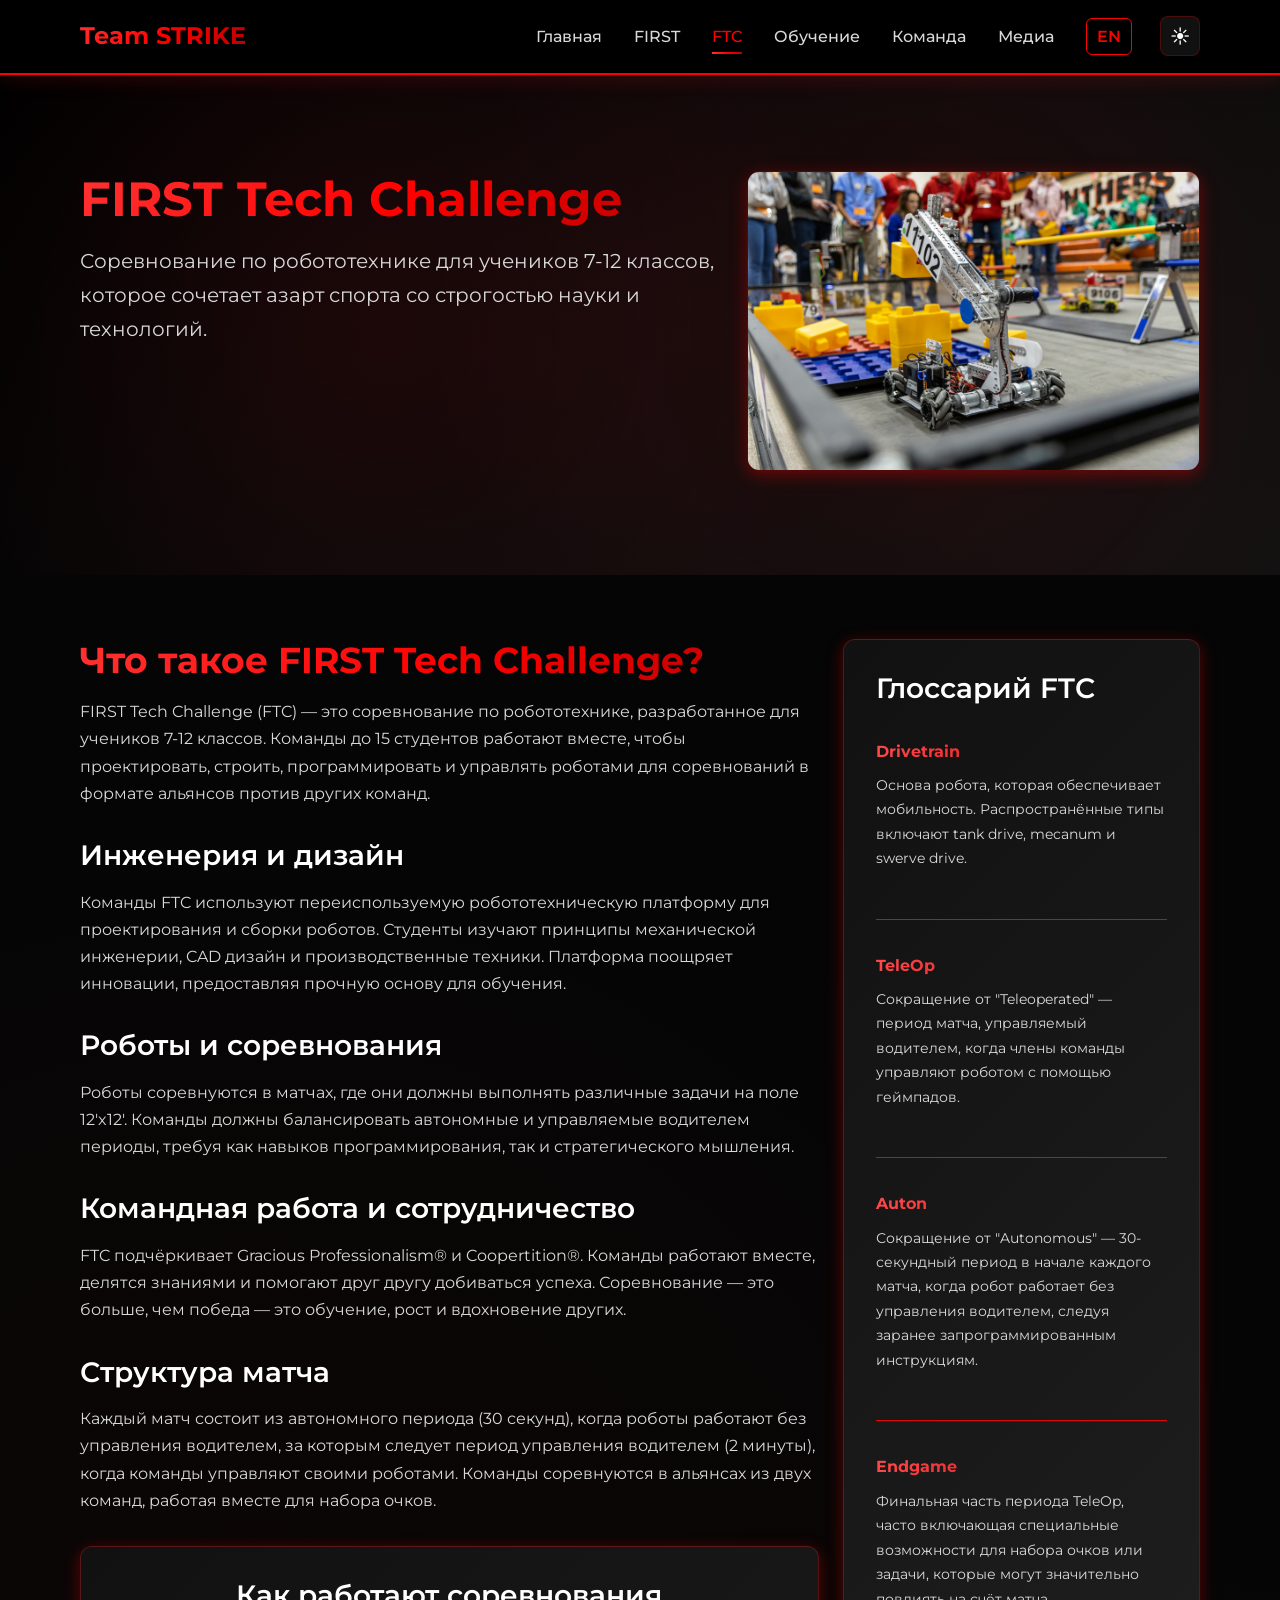
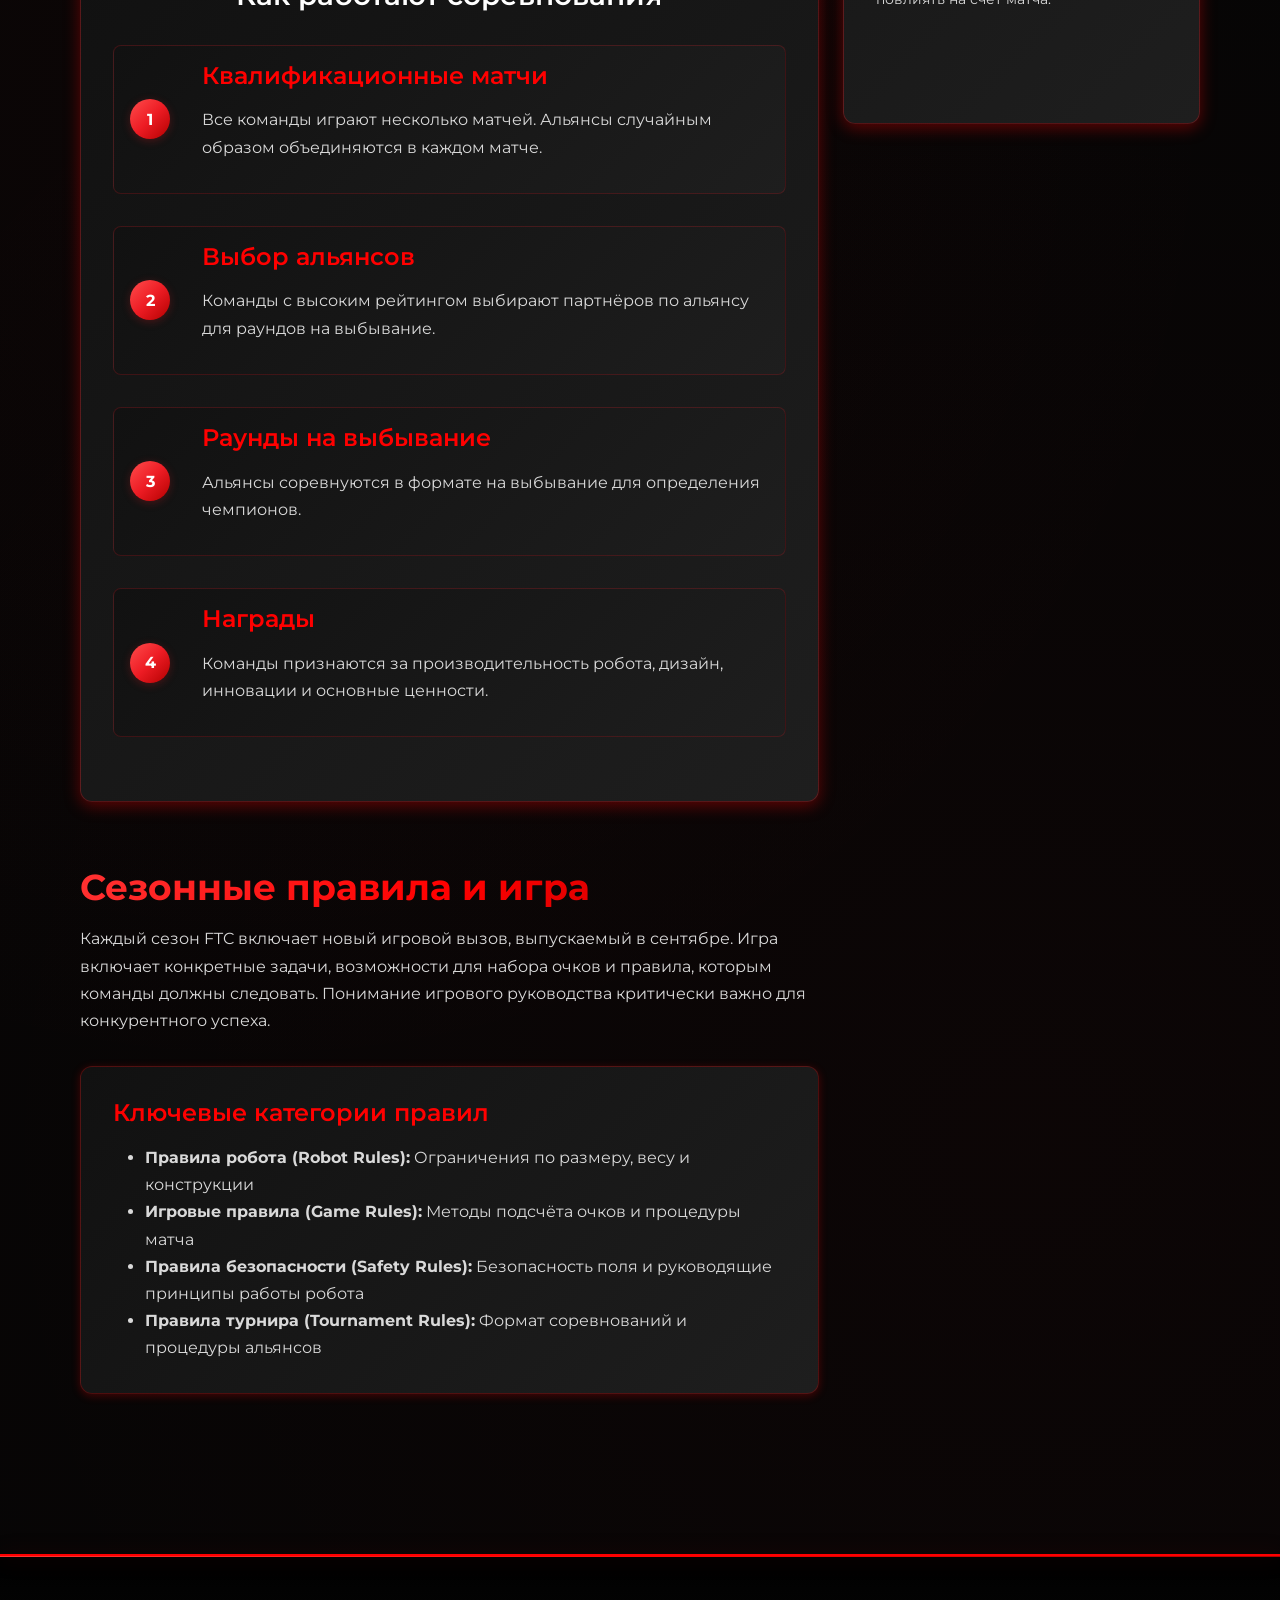
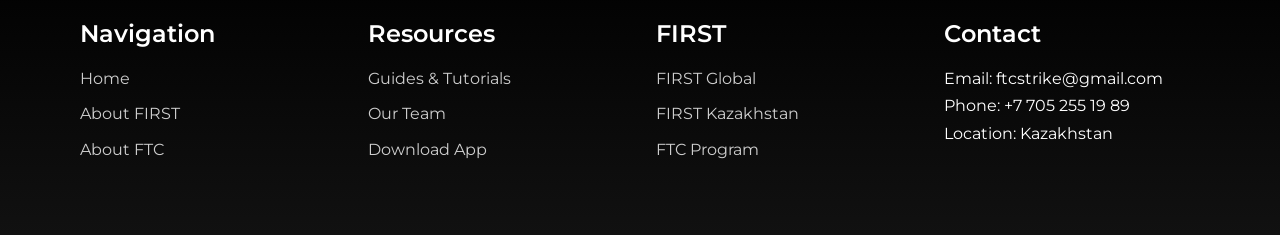
<file: about-ftc.html>
<!DOCTYPE html>
<html lang="ru">
<head>
    <meta charset="UTF-8">
    <meta name="viewport" content="width=device-width, initial-scale=1.0">
    <title>О FTC - Team STRIKE</title>
    <link rel="preconnect" href="https://fonts.googleapis.com">
    <link rel="preconnect" href="https://fonts.gstatic.com" crossorigin>
    <link href="https://fonts.googleapis.com/css2?family=Montserrat:wght@400;500;600;700&family=Inter:wght@400;500;600;700&display=swap" rel="stylesheet">
    <link rel="stylesheet" href="styles.css">
    <script src="nav-script.js"></script>
</head>
<body>
    <!-- Navigation -->
    <nav class="navbar">
        <div class="container">
            <a href="index.html" class="logo">Team STRIKE</a>
            <div style="display: flex; align-items: center;">
                <ul class="nav-links">
                    <li><a href="index.html">Главная</a></li>
                    <li><a href="about-first.html">FIRST</a></li>
                    <li><a href="about-ftc.html">FTC</a></li>
                    <li><a href="learning.html">Обучение</a></li>
                    <li><a href="team.html">Команда</a></li>
                    <li><a href="media.html">Медиа</a></li>
                </ul>
                <a href="en/about-ftc.html" class="lang-switcher" style="margin-right: 12px; color: var(--color-gold); text-decoration: none; font-weight: 600; border: 1px solid var(--color-gold); padding: 4px 10px; border-radius: 6px;" title="English version">EN</a>
                <div class="theme-switcher" onclick="toggleTheme()" title="Переключить тему">
                    <span id="theme-icon">☀️</span>
                </div>
            </div>
        </div>
    </nav>

    <!-- FTC Overview -->
    <section class="hero hero-bg" style="min-height: 500px; --hero-bg-image: url('изображения/FIRSTsubmitted.jpg');">
        <div class="container">
            <div class="grid">
                <div style="grid-column: 1 / 8;">
                    <h1>FIRST Tech Challenge</h1>
                    <p style="font-size: 1.25rem; margin-bottom: var(--spacing-md); color: var(--color-text-secondary);">
                        Соревнование по робототехнике для учеников 7-12 классов, которое сочетает азарт спорта 
                        со строгостью науки и технологий.
                    </p>
                </div>
                <div style="grid-column: 8 / 13;">
                    <img src="изображения/FIRSTsubmitted.jpg" alt="FTC Robot" style="width: 100%; height: 300px; object-fit: cover; border-radius: var(--radius-md); border: 1px solid var(--border-color); box-shadow: var(--shadow-md);" onerror="this.style.display='none'; this.nextElementSibling.style.display='flex';">
                    <div style="width: 100%; height: 300px; background-color: var(--color-medium-gray); border-radius: var(--radius-md); display: none; align-items: center; justify-content: center; color: var(--color-text-secondary);">
                        FTC Robot Illustration
                    </div>
                </div>
            </div>
        </div>
    </section>

    <!-- Main Content with Glossary Sidebar -->
    <section class="section">
        <div class="container">
            <div class="grid">
                <!-- Main Content -->
                <div style="grid-column: 1 / 9;">
                    <h2>Что такое FIRST Tech Challenge?</h2>
                    <p style="margin-bottom: var(--spacing-md);">
                        FIRST Tech Challenge (FTC) — это соревнование по робототехнике, разработанное для учеников 7-12 классов. 
                        Команды до 15 студентов работают вместе, чтобы проектировать, строить, программировать и управлять роботами для 
                        соревнований в формате альянсов против других команд.
                    </p>

                    <h3 style="margin-top: var(--spacing-md);">Инженерия и дизайн</h3>
                    <p style="margin-bottom: var(--spacing-sm);">
                        Команды FTC используют переиспользуемую робототехническую платформу для проектирования и сборки роботов. Студенты изучают 
                        принципы механической инженерии, CAD дизайн и производственные техники. Платформа 
                        поощряет инновации, предоставляя прочную основу для обучения.
                    </p>

                    <h3 style="margin-top: var(--spacing-md);">Роботы и соревнования</h3>
                    <p style="margin-bottom: var(--spacing-sm);">
                        Роботы соревнуются в матчах, где они должны выполнять различные задачи на поле 12'x12'. 
                        Команды должны балансировать автономные и управляемые водителем периоды, требуя как навыков программирования, 
                        так и стратегического мышления.
                    </p>

                    <h3 style="margin-top: var(--spacing-md);">Командная работа и сотрудничество</h3>
                    <p style="margin-bottom: var(--spacing-sm);">
                        FTC подчёркивает Gracious Professionalism® и Coopertition®. Команды работают вместе, делятся 
                        знаниями и помогают друг другу добиваться успеха. Соревнование — это больше, чем победа — это 
                        обучение, рост и вдохновение других.
                    </p>

                    <h3 style="margin-top: var(--spacing-md);">Структура матча</h3>
                    <p style="margin-bottom: var(--spacing-sm);">
                        Каждый матч состоит из автономного периода (30 секунд), когда роботы работают без 
                        управления водителем, за которым следует период управления водителем (2 минуты), когда команды управляют 
                        своими роботами. Команды соревнуются в альянсах из двух команд, работая вместе для набора очков.
                    </p>

                    <!-- Competition Infographic -->
                    <div class="infographic" style="margin-top: var(--spacing-md);">
                        <h3 style="text-align: center; margin-bottom: var(--spacing-md);">Как работают соревнования</h3>
                        <div class="infographic-step">
                            <div class="step-number">1</div>
                            <div>
                                <h4>Квалификационные матчи</h4>
                                <p>Все команды играют несколько матчей. Альянсы случайным образом объединяются в каждом матче.</p>
                            </div>
                        </div>
                        <div class="infographic-step">
                            <div class="step-number">2</div>
                            <div>
                                <h4>Выбор альянсов</h4>
                                <p>Команды с высоким рейтингом выбирают партнёров по альянсу для раундов на выбывание.</p>
                            </div>
                        </div>
                        <div class="infographic-step">
                            <div class="step-number">3</div>
                            <div>
                                <h4>Раунды на выбывание</h4>
                                <p>Альянсы соревнуются в формате на выбывание для определения чемпионов.</p>
                            </div>
                        </div>
                        <div class="infographic-step">
                            <div class="step-number">4</div>
                            <div>
                                <h4>Награды</h4>
                                <p>Команды признаются за производительность робота, дизайн, инновации и основные ценности.</p>
                            </div>
                        </div>
                    </div>

                    <!-- Seasonal Rules -->
                    <div style="margin-top: var(--spacing-lg);">
                        <h2>Сезонные правила и игра</h2>
                        <p style="margin-bottom: var(--spacing-sm);">
                            Каждый сезон FTC включает новый игровой вызов, выпускаемый в сентябре. Игра включает 
                            конкретные задачи, возможности для набора очков и правила, которым команды должны следовать. Понимание 
                            игрового руководства критически важно для конкурентного успеха.
                        </p>
                        <div class="card" style="margin-top: var(--spacing-md);">
                            <h4>Ключевые категории правил</h4>
                            <ul style="margin-left: var(--spacing-md); color: var(--color-text-secondary);">
                                <li><strong>Правила робота (Robot Rules):</strong> Ограничения по размеру, весу и конструкции</li>
                                <li><strong>Игровые правила (Game Rules):</strong> Методы подсчёта очков и процедуры матча</li>
                                <li><strong>Правила безопасности (Safety Rules):</strong> Безопасность поля и руководящие принципы работы робота</li>
                                <li><strong>Правила турнира (Tournament Rules):</strong> Формат соревнований и процедуры альянсов</li>
                            </ul>
                        </div>
                    </div>
                </div>

                <!-- Glossary Sidebar -->
                <div style="grid-column: 9 / 13;">
                    <div class="glossary-sidebar">
                        <h3 style="margin-bottom: var(--spacing-md);">Глоссарий FTC</h3>
                        
                        <div class="glossary-item">
                            <div class="glossary-term">Drivetrain</div>
                            <p style="font-size: 0.9rem; color: var(--color-text-secondary);">
                                Основа робота, которая обеспечивает мобильность. Распространённые типы включают tank drive, 
                                mecanum и swerve drive.
                            </p>
                        </div>

                        <div class="glossary-item">
                            <div class="glossary-term">TeleOp</div>
                            <p style="font-size: 0.9rem; color: var(--color-text-secondary);">
                                Сокращение от "Teleoperated" — период матча, управляемый водителем, когда 
                                члены команды управляют роботом с помощью геймпадов.
                            </p>
                        </div>

                        <div class="glossary-item">
                            <div class="glossary-term">Auton</div>
                            <p style="font-size: 0.9rem; color: var(--color-text-secondary);">
                                Сокращение от "Autonomous" — 30-секундный период в начале каждого матча, когда 
                                робот работает без управления водителем, следуя заранее запрограммированным инструкциям.
                            </p>
                        </div>

                        <div class="glossary-item">
                            <div class="glossary-term">Endgame</div>
                            <p style="font-size: 0.9rem; color: var(--color-text-secondary);">
                                Финальная часть периода TeleOp, часто включающая специальные возможности для набора очков 
                                или задачи, которые могут значительно повлиять на счёт матча.
                            </p>
                        </div>
                    </div>
                </div>
            </div>
        </div>
    </section>

    <!-- Footer -->
    <footer class="footer">
        <div class="container">
            <div class="footer-content">
                <div class="footer-section">
                    <h4>Navigation</h4>
                    <ul class="footer-links">
                        <li><a href="index.html">Home</a></li>
                        <li><a href="about-first.html">About FIRST</a></li>
                        <li><a href="about-ftc.html">About FTC</a></li>
                    </ul>
                </div>
                <div class="footer-section">
                    <h4>Resources</h4>
                    <ul class="footer-links">
                        <li><a href="learning.html">Guides & Tutorials</a></li>
                        <li><a href="team.html">Our Team</a></li>
                        <li><a href="download-app.html">Download App</a></li>
                    </ul>
                </div>
                <div class="footer-section">
                    <h4>FIRST</h4>
                    <ul class="footer-links">
                        <li><a href="https://www.firstinspires.org" target="_blank">FIRST Global</a></li>
                        <li><a href="about-first.html">FIRST Kazakhstan</a></li>
                        <li><a href="about-ftc.html">FTC Program</a></li>
                    </ul>
                </div>
                <div class="footer-section">
                    <h4>Contact</h4>
                    <ul class="footer-links">
                        <li>Email: ftcstrike@gmail.com</li>
                        <li>Phone: +7 705 255 19 89</li>
                        <li>Location: Kazakhstan</li>
                    </ul>
                </div>
            </div>
        </div>
    </footer>
</body>
</html>
</file>
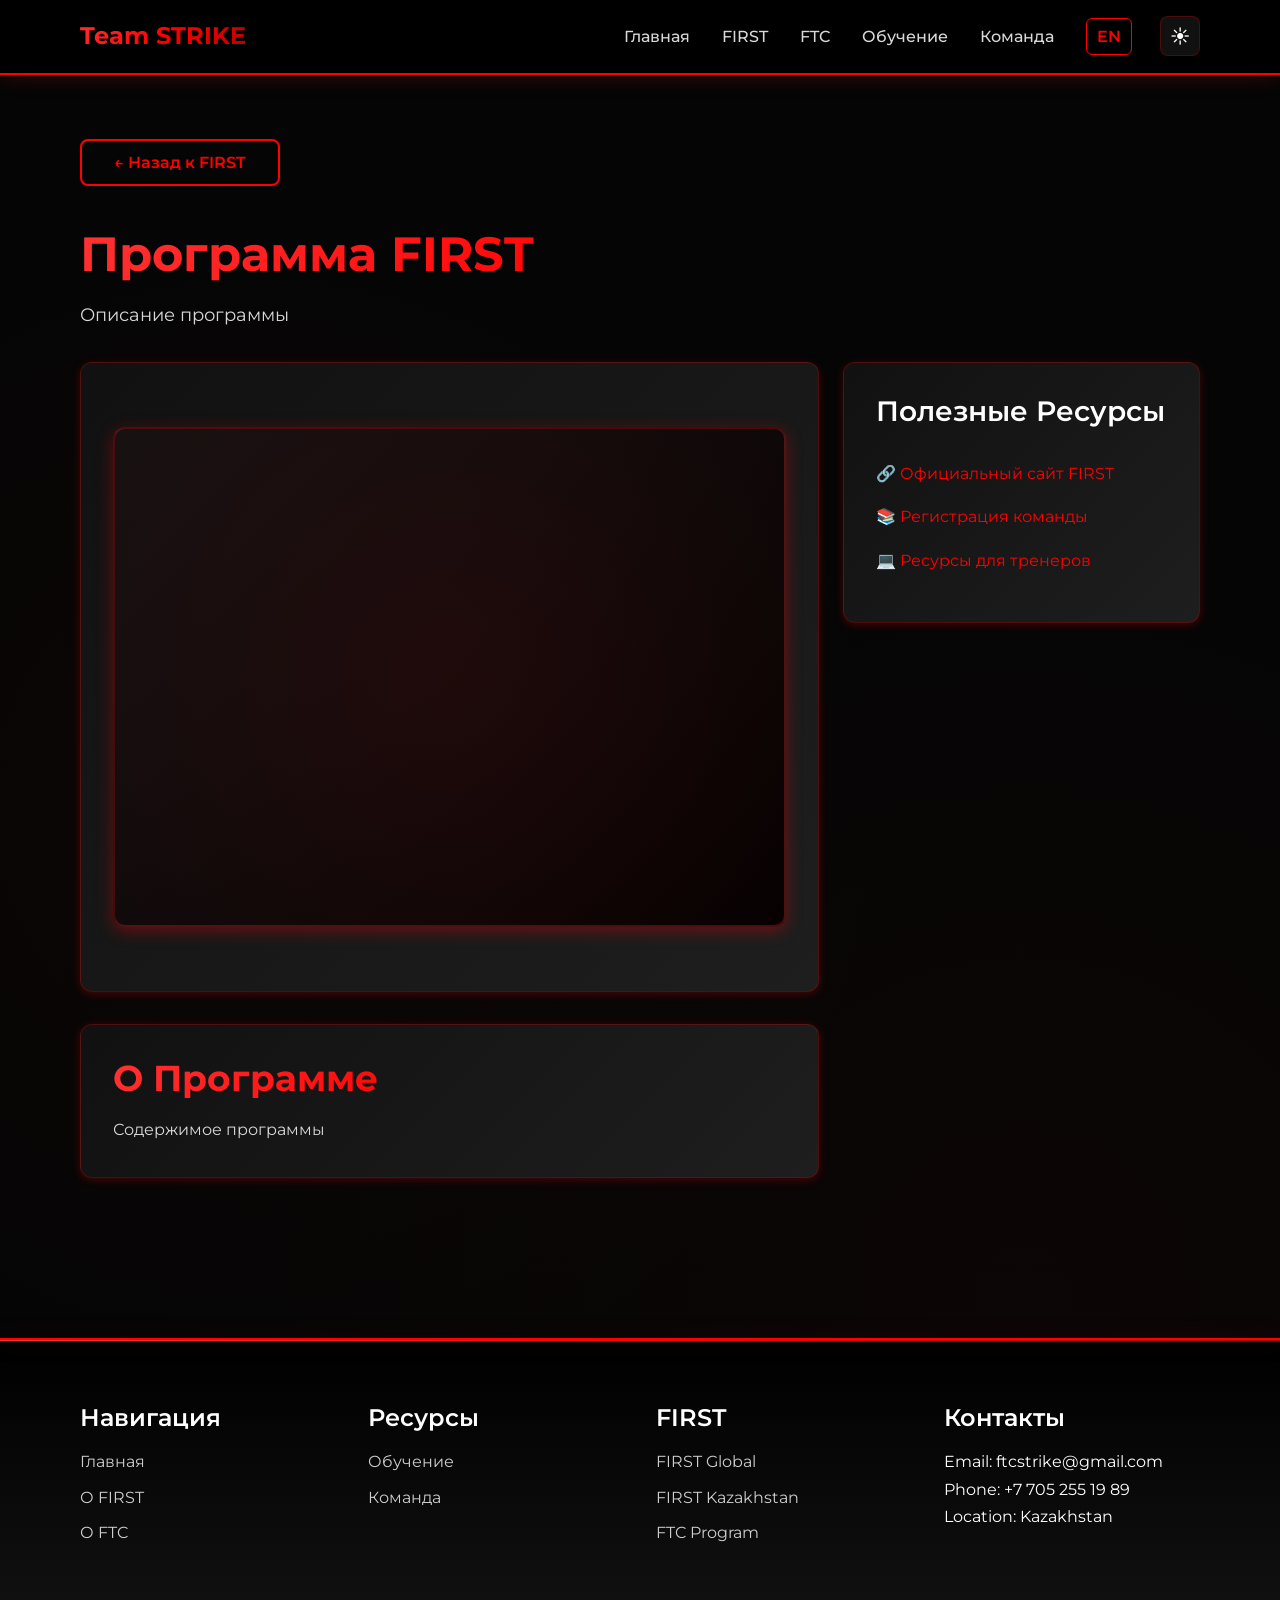
<file: first-program.html>
<!DOCTYPE html>
<html lang="ru">
<head>
    <meta charset="UTF-8">
    <meta name="viewport" content="width=device-width, initial-scale=1.0">
    <title>Программа FIRST - Team STRIKE</title>
    <link rel="preconnect" href="https://fonts.googleapis.com">
    <link rel="preconnect" href="https://fonts.gstatic.com" crossorigin>
    <link href="https://fonts.googleapis.com/css2?family=Montserrat:wght@400;500;600;700&family=Inter:wght@400;500;600;700&display=swap" rel="stylesheet">
    <link rel="stylesheet" href="styles.css">
    <script src="nav-script.js"></script>
    <script>
        function toggleTheme() {
            const html = document.documentElement;
            const currentTheme = html.getAttribute('data-theme');
            const newTheme = currentTheme === 'light' ? 'dark' : 'light';
            html.setAttribute('data-theme', newTheme);
            localStorage.setItem('theme', newTheme);
            updateThemeIcon(newTheme);
        }
        
        function updateThemeIcon(theme) {
            const icon = document.getElementById('theme-icon');
            if (icon) {
                icon.textContent = theme === 'light' ? '🌙' : '☀️';
            }
        }
        
        document.addEventListener('DOMContentLoaded', function() {
            const savedTheme = localStorage.getItem('theme') || 'dark';
            document.documentElement.setAttribute('data-theme', savedTheme);
            updateThemeIcon(savedTheme);
            
            const params = new URLSearchParams(window.location.search);
            const programId = params.get('id');
            if (programId) {
                loadProgram(programId);
            }
        });
        
        function loadProgram(id) {
            const programs = {
                'fll': {
                    title: 'FLL - FIRST LEGO League',
                    description: 'Программа для детей 4-16 лет, где они строят роботов из LEGO и решают реальные проблемы.',
                    video: 'https://youtu.be/tzjQQcTsxV0?si=2drfF5GrYKs92rT5',
                    content: 'FIRST LEGO League знакомит детей с наукой и технологией через увлекательные задачи.'
                },
                'ftc': {
                    title: 'FTC - FIRST Tech Challenge',
                    description: 'Соревнование по робототехнике для учеников 7-12 классов.',
                    video: 'https://youtu.be/tzjQQcTsxV0?si=2drfF5GrYKs92rT5',
                    content: 'FTC объединяет спорт и науку, создавая захватывающий опыт для студентов.'
                },
                'frc': {
                    title: 'FRC - FIRST Robotics Competition',
                    description: 'Самая продвинутая программа FIRST для старшеклассников.',
                    video: 'https://youtu.be/tzjQQcTsxV0?si=2drfF5GrYKs92rT5',
                    content: 'FRC - это соревнование, где команды строят промышленных роботов для сложных игр.'
                }
            };
            
            if (programs[id]) {
                document.getElementById('program-title').textContent = programs[id].title;
                document.getElementById('program-description').textContent = programs[id].description;
                // document.getElementById('program-video').src = programs[id].video;
                
                // helper to extract YouTube ID
                function getYouTubeId(url) {
                    if (!url) return null;
                    try {
                        const u = new URL(url);
                        const host = u.hostname.replace('www.','');
                        if (host === 'youtu.be') return u.pathname.slice(1).split(/[\/?#]/)[0] || null;
                        if (host.endsWith('youtube.com')) {
                            if (u.searchParams && u.searchParams.get('v')) return u.searchParams.get('v');
                            const parts = u.pathname.split('/').filter(Boolean);
                            const embedIndex = parts.indexOf('embed');
                            if (embedIndex !== -1 && parts[embedIndex+1]) return parts[embedIndex+1];
                            if (parts.length === 1) return parts[0];
                        }
                    } catch (e) {
                        // fall back to regex
                    }
                    const m = url.match(/(?:v=|\/embed\/|youtu\.be\/)([A-Za-z0-9_-]{11})/);
                    return m ? m[1] : null;
                }

                // set preview link instead of embedding
                const videoUrl = programs[id].video;
                let videoId = getYouTubeId(videoUrl);
                // if not found, leave videoId null
                const watchUrl = videoId ? `https://youtu.be/${videoId}` : videoUrl;
                const previewLink = document.getElementById('program-video-link');
                if (previewLink) {
                    const maxThumb = videoId ? `https://img.youtube.com/vi/${videoId}/maxresdefault.jpg` : '';
                    const hqThumb = videoId ? `https://img.youtube.com/vi/${videoId}/hqdefault.jpg` : '';
                    previewLink.href = watchUrl;
                    previewLink.target = '_blank';
                    previewLink.rel = 'noopener';
                    previewLink.style.display = 'block';
                    previewLink.style.width = '100%';
                    previewLink.style.height = '100%';
                    if (videoId) {
                        previewLink.innerHTML = `\
                            <div style="position:relative; width:100%; height:100%;">\
                                <img src="${maxThumb}" alt="${programs[id].title}" style="width:100%; height:100%; object-fit:cover; border-radius: var(--radius-md);" onerror="this.onerror=null;this.src='${hqThumb}'">\
                                <div style="position:absolute; inset:0; display:flex; align-items:center; justify-content:center;">\
                                    <span style="background:rgba(0,0,0,0.6); color:#fff; padding:12px 18px; border-radius:8px; font-weight:600;">Смотреть на YouTube</span>\
                                </div>\
                            </div>`;
                    } else {
                        previewLink.textContent = 'Смотреть на YouTube';
                    }
                }
                document.getElementById('program-content').innerHTML = programs[id].content;
             }
         }
    </script>
</head>
<body>
    <!-- Navigation -->
    <nav class="navbar">
        <div class="container">
            <a href="index.html" class="logo">Team STRIKE</a>
            <div style="display: flex; align-items: center;">
                <ul class="nav-links">
                    <li><a href="index.html">Главная</a></li>
                    <li><a href="about-first.html" class="active">FIRST</a></li>
                    <li><a href="about-ftc.html">FTC</a></li>
                    <li><a href="learning.html">Обучение</a></li>
                    <li><a href="team.html">Команда</a></li>
                </ul>
                <a href="en/first-program.html" class="lang-switcher" style="margin-right: 12px; color: var(--color-gold); text-decoration: none; font-weight: 600; border: 1px solid var(--color-gold); padding: 4px 10px; border-radius: 6px;" title="English version">EN</a>
                <div class="theme-switcher" onclick="toggleTheme()" title="Переключить тему">
                    <span id="theme-icon">☀️</span>
                </div>
            </div>
        </div>
    </nav>

    <!-- Program Content -->
    <section class="section" style="padding-top: var(--spacing-lg);">
        <div class="container">
            <div style="margin-bottom: var(--spacing-md);">
                <a href="about-first.html" class="btn btn-secondary" style="margin-bottom: var(--spacing-md);">← Назад к FIRST</a>
                <h1 id="program-title">Программа FIRST</h1>
                <p id="program-description" style="font-size: 1.1rem; color: var(--color-text-secondary); margin-top: var(--spacing-sm);">
                    Описание программы
                </p>
            </div>
            
            <div class="grid">
                <div style="grid-column: 1 / 9;">
                    <div class="card" style="margin-bottom: var(--spacing-md);">
                        <div class="video-placeholder" style="height: 500px; padding: 0;">
                            <a id="program-video-link" style="display:block; width:100%; height:100%; text-decoration:none;"></a>
                         </div>
                    </div>
                    
                    <div class="card">
                        <h2>О Программе</h2>
                        <div id="program-content" style="color: var(--color-text-secondary); line-height: 1.8;">
                            Содержимое программы
                        </div>
                    </div>
                </div>
                
                <div style="grid-column: 9 / 13;">
                    <div class="card" style="position: sticky; top: 100px;">
                        <h3 style="margin-bottom: var(--spacing-md);">Полезные Ресурсы</h3>
                        <ul id="program-resources" style="list-style: none; padding: 0;">
                            <li style="margin-bottom: var(--spacing-sm);">
                                <a href="https://www.firstinspires.org" target="_blank" style="color: var(--color-gold); text-decoration: none;">🔗 Официальный сайт FIRST</a>
                            </li>
                            <li style="margin-bottom: var(--spacing-sm);">
                                <a href="#" style="color: var(--color-gold); text-decoration: none;">📚 Регистрация команды</a>
                            </li>
                            <li style="margin-bottom: var(--spacing-sm);">
                                <a href="#" style="color: var(--color-gold); text-decoration: none;">💻 Ресурсы для тренеров</a>
                            </li>
                        </ul>
                    </div>
                </div>
            </div>
        </div>
    </section>

    <!-- Footer -->
    <footer class="footer">
        <div class="container">
            <div class="footer-content">
                <div class="footer-section">
                    <h4>Навигация</h4>
                    <ul class="footer-links">
                        <li><a href="index.html">Главная</a></li>
                        <li><a href="about-first.html">О FIRST</a></li>
                        <li><a href="about-ftc.html">О FTC</a></li>
                    </ul>
                </div>
                <div class="footer-section">
                    <h4>Ресурсы</h4>
                    <ul class="footer-links">
                        <li><a href="learning.html">Обучение</a></li>
                        <li><a href="team.html">Команда</a></li>
                    </ul>
                </div>
                <div class="footer-section">
                    <h4>FIRST</h4>
                    <ul class="footer-links">
                        <li><a href="https://www.firstinspires.org" target="_blank">FIRST Global</a></li>
                        <li><a href="about-first.html">FIRST Kazakhstan</a></li>
                        <li><a href="about-ftc.html">FTC Program</a></li>
                    </ul>
                </div>
                <div class="footer-section">
                    <h4>Контакты</h4>
                    <ul class="footer-links">
                        <li>Email: ftcstrike@gmail.com</li>
                        <li>Phone: +7 705 255 19 89</li>
                        <li>Location: Kazakhstan</li>
                    </ul>
                </div>
            </div>
        </div>
    </footer>
</body>
</html>
</file>
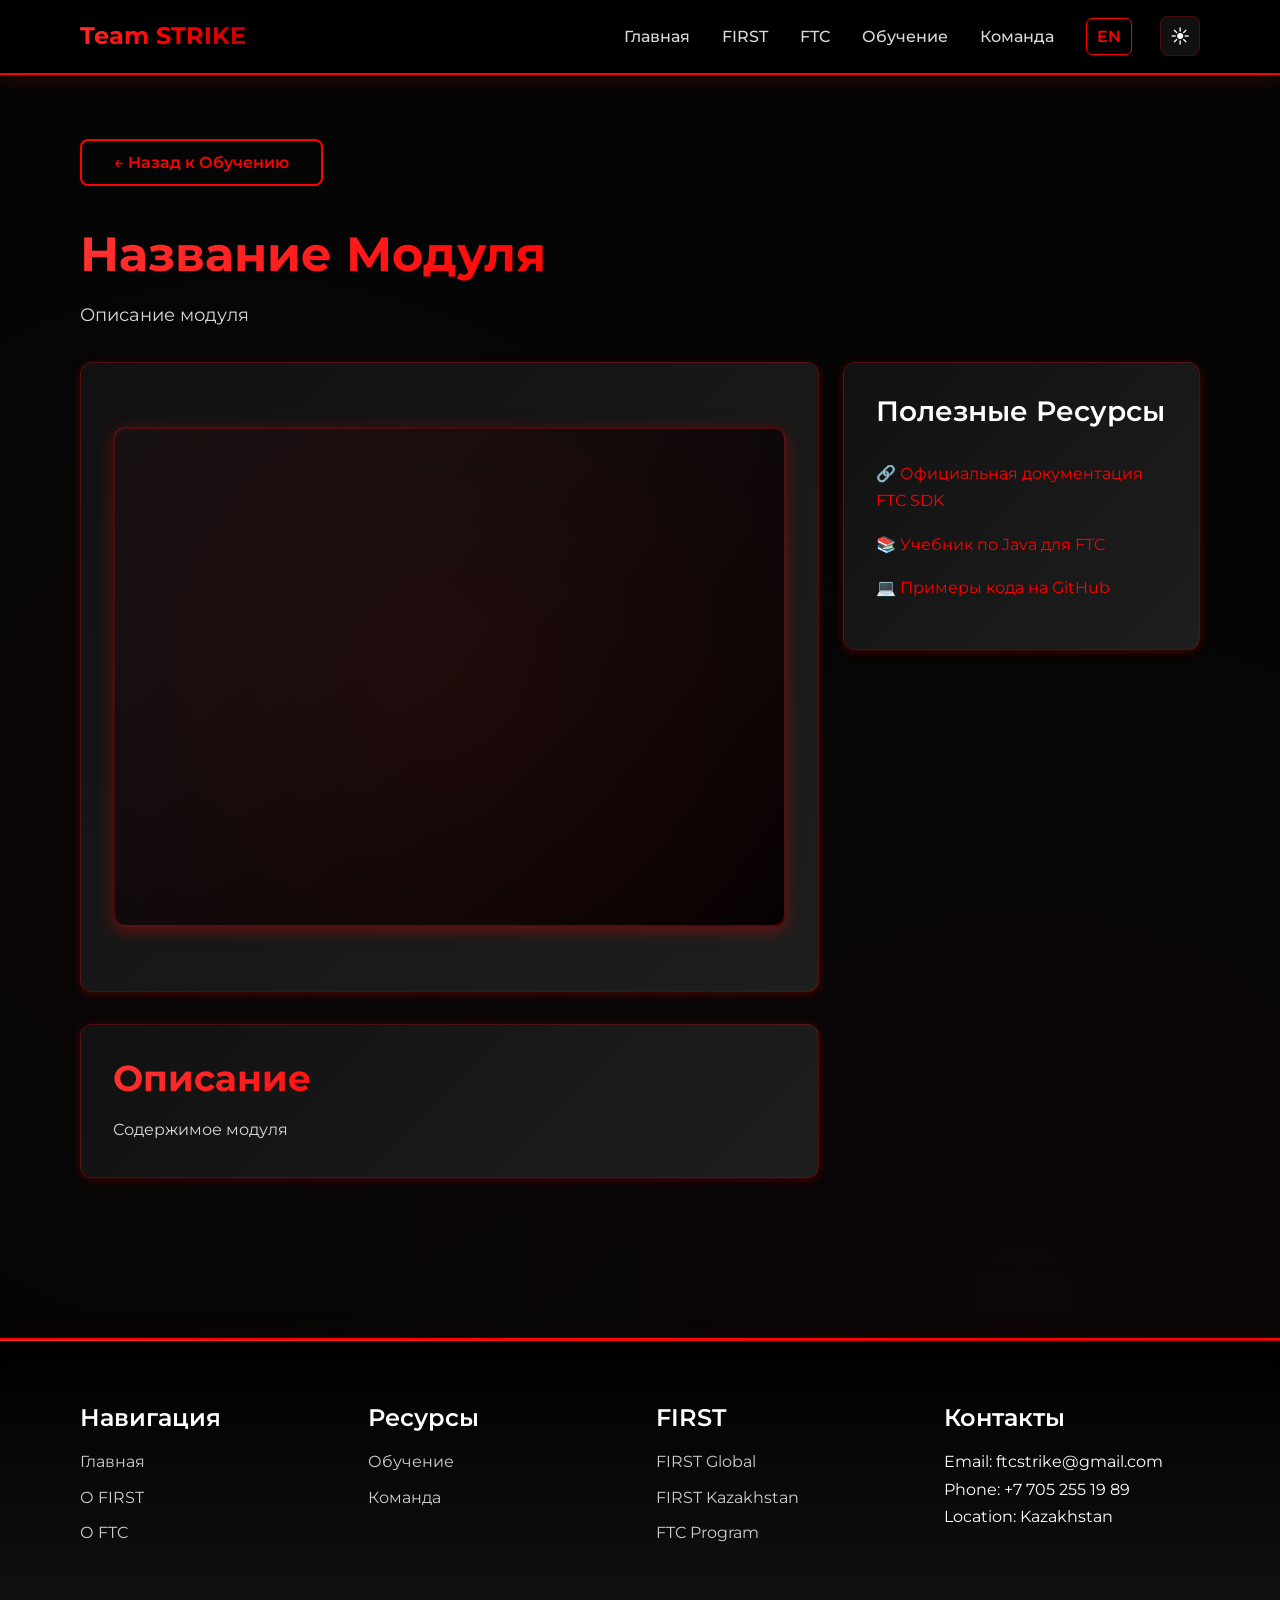
<file: learning-module.html>
<!DOCTYPE html>
<html lang="ru">
<head>
    <meta charset="UTF-8">
    <meta name="viewport" content="width=device-width, initial-scale=1.0">
    <title>Модуль Обучения - Team STRIKE</title>
    <link rel="preconnect" href="https://fonts.googleapis.com">
    <link rel="preconnect" href="https://fonts.gstatic.com" crossorigin>
    <link href="https://fonts.googleapis.com/css2?family=Montserrat:wght@400;500;600;700&family=Inter:wght@400;500;600;700&display=swap" rel="stylesheet">
    <link rel="stylesheet" href="styles.css">
    <script src="nav-script.js"></script>
    <script>
        function toggleTheme() {
            const html = document.documentElement;
            const currentTheme = html.getAttribute('data-theme');
            const newTheme = currentTheme === 'light' ? 'dark' : 'light';
            html.setAttribute('data-theme', newTheme);
            localStorage.setItem('theme', newTheme);
            updateThemeIcon(newTheme);
        }
        
        function updateThemeIcon(theme) {
            const icon = document.getElementById('theme-icon');
            if (icon) {
                icon.textContent = theme === 'light' ? '🌙' : '☀️';
            }
        }
        
        document.addEventListener('DOMContentLoaded', function() {
            const savedTheme = localStorage.getItem('theme') || 'dark';
            document.documentElement.setAttribute('data-theme', savedTheme);
            updateThemeIcon(savedTheme);
            
            // Get module data from URL
            const params = new URLSearchParams(window.location.search);
            const moduleId = params.get('id');
            if (moduleId) {
                loadModule(moduleId);
            }
        });
        
        function loadModule(id) {
            const modules = {
                'start-kit': {
                    title: 'Минимальный набор для старта',
                    description: 'Что нужно купить для начала работы с FTC: базовый набор, инструменты, расходные материалы.',
                    video: 'https://youtu.be/yVcR9Lx1caU?si=EutP0Y_KkDYuwil2',
                    content: 'Для начала работы с FTC вам понадобится базовый набор FTC, который включает в себя все необходимые компоненты для сборки робота. Также потребуются инструменты и расходные материалы.',
                    resources: [
                        {name: 'Официальный магазин FTC', url: 'https://www.firstinspires.org'},
                        {name: 'Список компонентов', url: '#'}
                    ]
                },
                'first-robot': {
                    title: 'Сборка первого робота',
                    description: 'Пошаговая инструкция по сборке вашего первого FTC робота.',
                    video: 'https://www.youtube.com/watch?v=i9KudsAFXbw',
                    content: 'Сборка первого робота начинается с распаковки набора и изучения компонентов. Затем следуйте пошаговым инструкциям для создания базового шасси.',
                    resources: [
                        {name: 'Инструкция по сборке', url: '#'},
                        {name: 'Видео-туториалы', url: '#'}
                    ]
                },
                'testing': {
                    title: 'Проверка работоспособности',
                    description: 'Как проверить, что все компоненты робота работают правильно.',
                    video: 'https://www.youtube.com/watch?v=1V9lXFRY1I8',
                    content: 'Проверка работоспособности включает тестирование моторов, сервоприводов, датчиков и системы управления.',
                    resources: [
                        {name: 'Чек-лист проверки', url: '#'}
                    ]
                },
                'getting-started': {
                    title: 'Getting Started',
                    description: 'Основные шаги для начала работы с FTC.',
                    video: 'https://youtu.be/X5hxgTkrHGM?si=tuyu5QFEvHmklWoQ',
                    content: 'Начните с формирования команды, поиска менторов и организации рабочего пространства.',
                    resources: [
                        {name: 'Руководство для новичков', url: 'https://youtu.be/X5hxgTkrHGM?si=tuyu5QFEvHmklWoQ'}
                    ]
                },
                'registration': {
                    title: 'Регистрация команды',
                    description: 'Пошаговое руководство по регистрации команды в FIRST.',
                    video: 'https://youtu.be/39WJScpbIm0?si=wwoxtalzNOBwgz-b',
                    content: 'Регистрация включает создание аккаунта на firstinspires.org, оплату взносов и получение доступа к ресурсам.',
                    resources: [
                        {name: 'FIRST Registration', url: 'https://www.firstinspires.org'}
                    ]
                },
                'season-structure': {
                    title: 'Структура сезона',
                    description: 'Понимание временной линии FTC сезона.',
                    video: 'https://youtu.be/ihuENt-QnVQ?si=VQg_TDnD1EpIbGwc',
                    content: 'FTC сезон включает Kickoff, Build Season, соревнования и важные дедлайны.',
                    resources: [
                        {name: 'Календарь сезона', url: '#'}
                    ]
                },
                'drivetrains': {
                    title: 'Drivetrains',
                    description: 'Изучение различных типов приводов для роботов.',
                    video: 'https://www.youtube.com/watch?v=7-NpPBQ2tmw',
                    content: 'Drivetrains - это основа мобильности робота. Изучите типы: tank drive, mecanum, swerve и omni wheels.',
                    resources: [
                        {name: 'Гайд по приводам', url: '#'}
                    ]
                },
                'mechanisms': {
                    title: 'Mechanisms',
                    description: 'Проектирование эффективных механизмов для робота.',
                    video: 'https://www.youtube.com/watch?v=-4fXc-AbrWM',
                    content: 'Механизмы включают интейки, подъемники, манипуляторы и энд-эффекторы. Важно понимать механическое преимущество и передаточные отношения.',
                    resources: [
                        {name: 'Дизайн механизмов', url: '#'}
                    ]
                },
                'electronics': {
                    title: 'Electronics',
                    description: 'Обзор электроники FTC: контроллеры, моторы, сервоприводы.',
                    video: 'https://youtu.be/1xpbvGeQ4_M?si=-6r574attUdJK8PJ',
                    content: 'FTC использует Control Hub, Expansion Hub, различные моторы и сервоприводы. Важно понимать управление питанием и безопасность.',
                    resources: [
                        {name: 'Электроника FTC', url: '#'}
                    ]
                },
                'sensors': {
                    title: 'Sensors',
                    description: 'Эффективное использование датчиков в FTC.',
                    video: 'https://youtu.be/wdV2PYak73o?si=5D36LoAXt8CelUsy',
                    content: 'Датчики включают энкодеры, IMU, цветовые, дистанционные и тактильные датчики. Важна правильная интеграция и калибровка.',
                    resources: [
                        {name: 'Документация датчиков', url: '#'}
                    ]
                },
                'ftc-sdk': {
                    title: 'FTC SDK',
                    description: 'Введение в Software Development Kit для FTC.',
                    video: 'https://youtu.be/ok1KDJOyx5k?si=HvO5JFLy8_RDJJvL',
                    content: 'FTC SDK предоставляет все необходимые инструменты для программирования робота. Начните с установки Android Studio и настройки проекта.',
                    resources: [
                        {name: 'FTC SDK GitHub', url: 'https://github.com/FIRST-Tech-Challenge'},
                        {name: 'Android Studio', url: 'https://developer.android.com/studio'}
                    ]
                },
                'autonomous': {
                    title: 'Autonomous',
                    description: 'Написание автономных программ для робота.',
                    video: 'https://youtu.be/qgw9m4HGRo4?si=s_i95W9-HIZ1iBqM',
                    content: 'Автономный режим позволяет роботу выполнять задачи без управления оператором. Используйте таймеры, датчики и навигацию.',
                    resources: [
                        {name: 'Autonomous Guide', url: '#'}
                    ]
                },
                'odometry': {
                    title: 'Odometry',
                    description: 'Продвинутая локализация с использованием одометрии.',
                    video: 'https://youtu.be/vGR5iYv7A4w?si=eOcVBuEGSvm8uaZS',
                    content: 'Одометрия позволяет точно определять позицию робота на поле используя энкодеры на мертвых колесах.',
                    resources: [
                        {name: 'Odometry Tutorial', url: '#'}
                    ]
                },
                'apriltag': {
                    title: 'AprilTag',
                    description: 'Обработка изображений с использованием AprilTag.',
                    video: 'https://youtu.be/le7XnLAmVJo?si=fazOQIBHLukMgxab',
                    content: 'AprilTag - это система визуальных маркеров, которая позволяет роботу определять свою позицию и ориентацию на поле.',
                    resources: [
                        {name: 'AprilTag Documentation', url: '#'},
                        {name: 'Vision Processing', url: '#'}
                    ]
                },
                'scouting': {
                    title: 'Scouting',
                    description: 'Эффективные техники скаутинга для соревнований.',
                    video: 'https://youtu.be/EsoPn_vwibk?si=fFAnZo__hTu92p_1',
                    content: 'Скаутинг включает сбор данных о других командах, анализ их производительности и использование этой информации для выбора альянсов.',
                    resources: [
                        {name: 'Scouting Tools', url: '#'}
                    ]
                },
                'match-planning': {
                    title: 'Match Planning',
                    description: 'Разработка стратегии для матчей.',
                    video: 'https://youtu.be/EsoPn_vwibk?si=fFAnZo__hTu92p_1',
                    content: 'Планирование матча включает разработку стратегии, коммуникацию с альянсом и адаптацию к различным условиям.',
                    resources: [
                        {name: 'Strategy Guide', url: '#'}
                    ]
                },
                'safety': {
                    title: 'Безопасность в FTC',
                    description: 'Правила безопасности при работе с роботами.',
                    video: 'https://youtu.be/sbT-5sDdWFQ?si=Q3oaXN2cQ3IH7FqR',
                    content: 'Безопасность - это приоритет номер один. Изучите правила безопасности при работе с инструментами, электроникой и на соревнованиях.',
                    resources: [
                        {name: 'Safety Manual', url: '#'}
                    ]
                },
                'team-organization': {
                    title: 'Организация команды',
                    description: 'Как эффективно организовать работу команды.',
                    video: 'https://youtu.be/sV0SZKG_lj8?si=HhqzcHz2VNcL2x66',
                    content: 'Эффективная организация включает распределение ролей, планирование встреч и управление временем.',
                    resources: [
                        {name: 'Team Templates', url: '#'}
                    ]
                },
                'portfolio': {
                    title: 'Ведение портфолио',
                    description: 'Как вести Engineering Notebook.',
                    video: 'https://youtu.be/3D5HJFXABio?si=DS4DKhzl_0gTv0Ht',
                    content: 'Engineering Notebook - это важный документ, который показывает процесс работы команды. Важно для наград Inspire и Think.',
                    resources: [
                        {name: 'Notebook Guide', url: '#'}
                    ]
                }
            };
            
            if (modules[id]) {
                const module = modules[id];
                document.getElementById('module-title').textContent = module.title;
                document.getElementById('module-description').textContent = module.description;

                // helper: извлечь ID YouTube из разных вариантов ссылки
                function getYouTubeId(url) {
                    if (!url) return null;
                    // try URL parsing first
                    try {
                        const u = new URL(url);
                        const host = u.hostname.replace('www.','');
                        if (host === 'youtu.be') {
                            // youtu.be/VIDEOID
                            return u.pathname.slice(1).split(/[\/?#]/)[0] || null;
                        }
                        if (host.endsWith('youtube.com')) {
                            // /watch?v=VIDEOID
                            if (u.searchParams && u.searchParams.get('v')) return u.searchParams.get('v');
                            // /embed/VIDEOID or other paths
                            const parts = u.pathname.split('/').filter(Boolean);
                            const embedIndex = parts.indexOf('embed');
                            if (embedIndex !== -1 && parts[embedIndex+1]) return parts[embedIndex+1];
                            // sometimes ID is the first path segment
                            if (parts.length === 1) return parts[0];
                        }
                    } catch (e) {
                        // fall through to regex
                    }
                    // fallback regex for common patterns
                    const m = url.match(/(?:v=|\/embed\/|youtu\.be\/)([A-Za-z0-9_-]{11})/);
                    return m ? m[1] : null;
                }

                // Найти ID видео: сначала из module.video, иначе по ресурсу
                let videoId = getYouTubeId(module.video);
                if (!videoId && module.resources && module.resources.length) {
                    const res = module.resources.find(r => /youtu/.test(r.url));
                    if (res) videoId = getYouTubeId(res.url);
                }

                // Собираем безопасную embed ссылку (youtube-nocookie) с параметрами
                let embedSrc;
                if (module.video && module.video.includes('youtube.com/embed') && module.video.includes('si=')) {
                    // если передали embed-URL с si-параметром — используем его без замены на nocookie
                    embedSrc = module.video;
                } else {
                    embedSrc = videoId
                        ? `https://www.youtube-nocookie.com/embed/${videoId}?rel=0&modestbranding=1&playsinline=1`
                        : module.video;
                }

                // Мы не встраиваем видео на странице — показываем превью с ссылкой на YouTube
                const watchUrl = videoId ? `https://youtu.be/${videoId}` : module.video;
                const videoLink = document.getElementById('module-video-link');
                if (videoLink) {
                    const thumb = videoId ? `https://img.youtube.com/vi/${videoId}/hqdefault.jpg` : '';
                    videoLink.href = watchUrl;
                    videoLink.target = '_blank';
                    videoLink.rel = 'noopener';
                    videoLink.style.display = 'block';
                    videoLink.style.width = '100%';
                    videoLink.style.height = '100%';
                    videoLink.innerHTML = thumb
                        ? `<div style="position:relative; width:100%; height:100%;">
                                <img src="${thumb}" alt="${module.title}" style="width:100%; height:100%; object-fit:cover; border-radius: var(--radius-md);">
                                <div style="position:absolute; inset:0; display:flex; align-items:center; justify-content:center;">
                                    <span style="background:rgba(0,0,0,0.6); color:#fff; padding:12px 18px; border-radius:8px; font-weight:600;">Смотреть на YouTube</span>
                                </div>
                           </div>`
                        : `<span style="display:inline-block; padding:12px 18px; background:var(--color-gold); color:#000; border-radius:8px;">Смотреть на YouTube</span>`;
                }

                document.getElementById('module-content').innerHTML = module.content;

                // Update resources
                const resourcesList = document.getElementById('module-resources');
                if (resourcesList && module.resources) {
                    resourcesList.innerHTML = module.resources.map(r => 
                        `<li style="margin-bottom: var(--spacing-sm);">
                            <a href="${r.url}" target="_blank" style="color: var(--color-gold); text-decoration: none;">🔗 ${r.name}</a>
                        </li>`
                    ).join('');
                }
            }
        }
    </script>
</head>
<body>
    <!-- Navigation -->
    <nav class="navbar">
        <div class="container">
            <a href="index.html" class="logo">Team STRIKE</a>
            <div style="display: flex; align-items: center;">
                <ul class="nav-links">
                    <li><a href="index.html">Главная</a></li>
                    <li><a href="about-first.html">FIRST</a></li>
                    <li><a href="about-ftc.html">FTC</a></li>
                    <li><a href="learning.html" class="active">Обучение</a></li>
                    <li><a href="team.html">Команда</a></li>
                </ul>
                <a href="en/learning-module.html" class="lang-switcher" style="margin-right: 12px; color: var(--color-gold); text-decoration: none; font-weight: 600; border: 1px solid var(--color-gold); padding: 4px 10px; border-radius: 6px;" title="English version">EN</a>
                <div class="theme-switcher" onclick="toggleTheme()" title="Переключить тему">
                    <span id="theme-icon">☀️</span>
                </div>
            </div>
        </div>
    </nav>

    <!-- Module Content -->
    <section class="section" style="padding-top: var(--spacing-lg);">
        <div class="container">
            <div style="margin-bottom: var(--spacing-md);">
                <a href="learning.html" class="btn btn-secondary" style="margin-bottom: var(--spacing-md);">← Назад к Обучению</a>
                <h1 id="module-title">Название Модуля</h1>
                <p id="module-description" style="font-size: 1.1rem; color: var(--color-text-secondary); margin-top: var(--spacing-sm);">
                    Описание модуля
                </p>
            </div>
            
            <div class="grid">
                <div style="grid-column: 1 / 9;">
                    <div class="card" style="margin-bottom: var(--spacing-md);">
                        <div class="video-placeholder" style="height: 500px; padding: 0; position: relative;">
                            <a id="module-video-link" style="display:block; width:100%; height:100%; text-decoration:none;"></a>
                        </div>
                    </div>
                    
                    <div class="card">
                        <h2>Описание</h2>
                        <div id="module-content" style="color: var(--color-text-secondary); line-height: 1.8;">
                            Содержимое модуля
                        </div>
                    </div>
                </div>
                
                <div style="grid-column: 9 / 13;">
                    <div class="card" style="position: sticky; top: 100px;">
                        <h3 style="margin-bottom: var(--spacing-md);">Полезные Ресурсы</h3>
                        <ul id="module-resources" style="list-style: none; padding: 0;">
                            <li style="margin-bottom: var(--spacing-sm);">
                                <a href="#" style="color: var(--color-gold); text-decoration: none;">🔗 Официальная документация FTC SDK</a>
                            </li>
                            <li style="margin-bottom: var(--spacing-sm);">
                                <a href="#" style="color: var(--color-gold); text-decoration: none;">📚 Учебник по Java для FTC</a>
                            </li>
                            <li style="margin-bottom: var(--spacing-sm);">
                                <a href="#" style="color: var(--color-gold); text-decoration: none;">💻 Примеры кода на GitHub</a>
                            </li>
                        </ul>
                    </div>
                </div>
            </div>
        </div>
    </section>

    <!-- Footer -->
    <footer class="footer">
        <div class="container">
            <div class="footer-content">
                <div class="footer-section">
                    <h4>Навигация</h4>
                    <ul class="footer-links">
                        <li><a href="index.html">Главная</a></li>
                        <li><a href="about-first.html">О FIRST</a></li>
                        <li><a href="about-ftc.html">О FTC</a></li>
                    </ul>
                </div>
                <div class="footer-section">
                    <h4>Ресурсы</h4>
                    <ul class="footer-links">
                        <li><a href="learning.html">Обучение</a></li>
                        <li><a href="team.html">Команда</a></li>
                    </ul>
                </div>
                <div class="footer-section">
                    <h4>FIRST</h4>
                    <ul class="footer-links">
                        <li><a href="https://www.firstinspires.org" target="_blank">FIRST Global</a></li>
                        <li><a href="about-first.html">FIRST Kazakhstan</a></li>
                        <li><a href="about-ftc.html">FTC Program</a></li>
                    </ul>
                </div>
                <div class="footer-section">
                    <h4>Контакты</h4>
                    <ul class="footer-links">
                        <li>Email: ftcstrike@gmail.com</li>
                        <li>Phone: +7 705 255 19 89</li>
                        <li>Location: Kazakhstan</li>
                    </ul>
                </div>
            </div>
        </div>
    </footer>
</body>
</html>
</file>
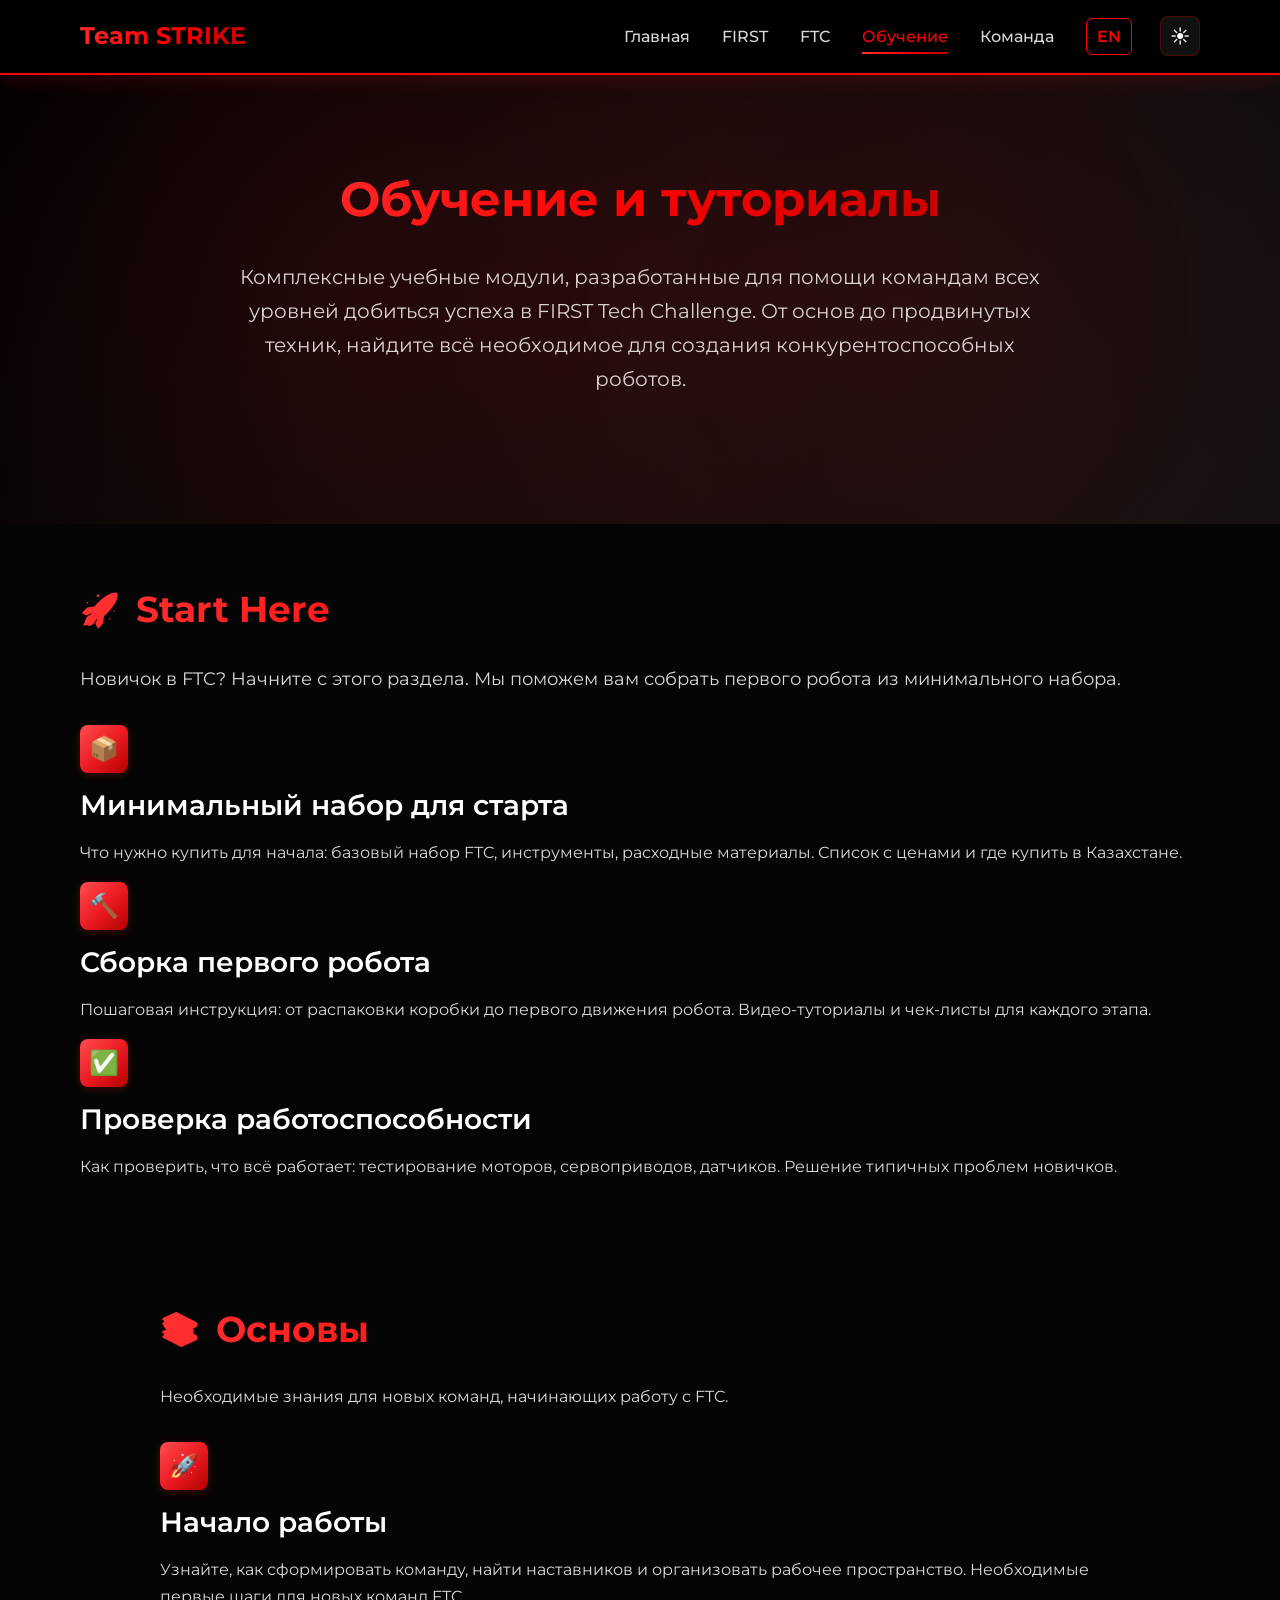
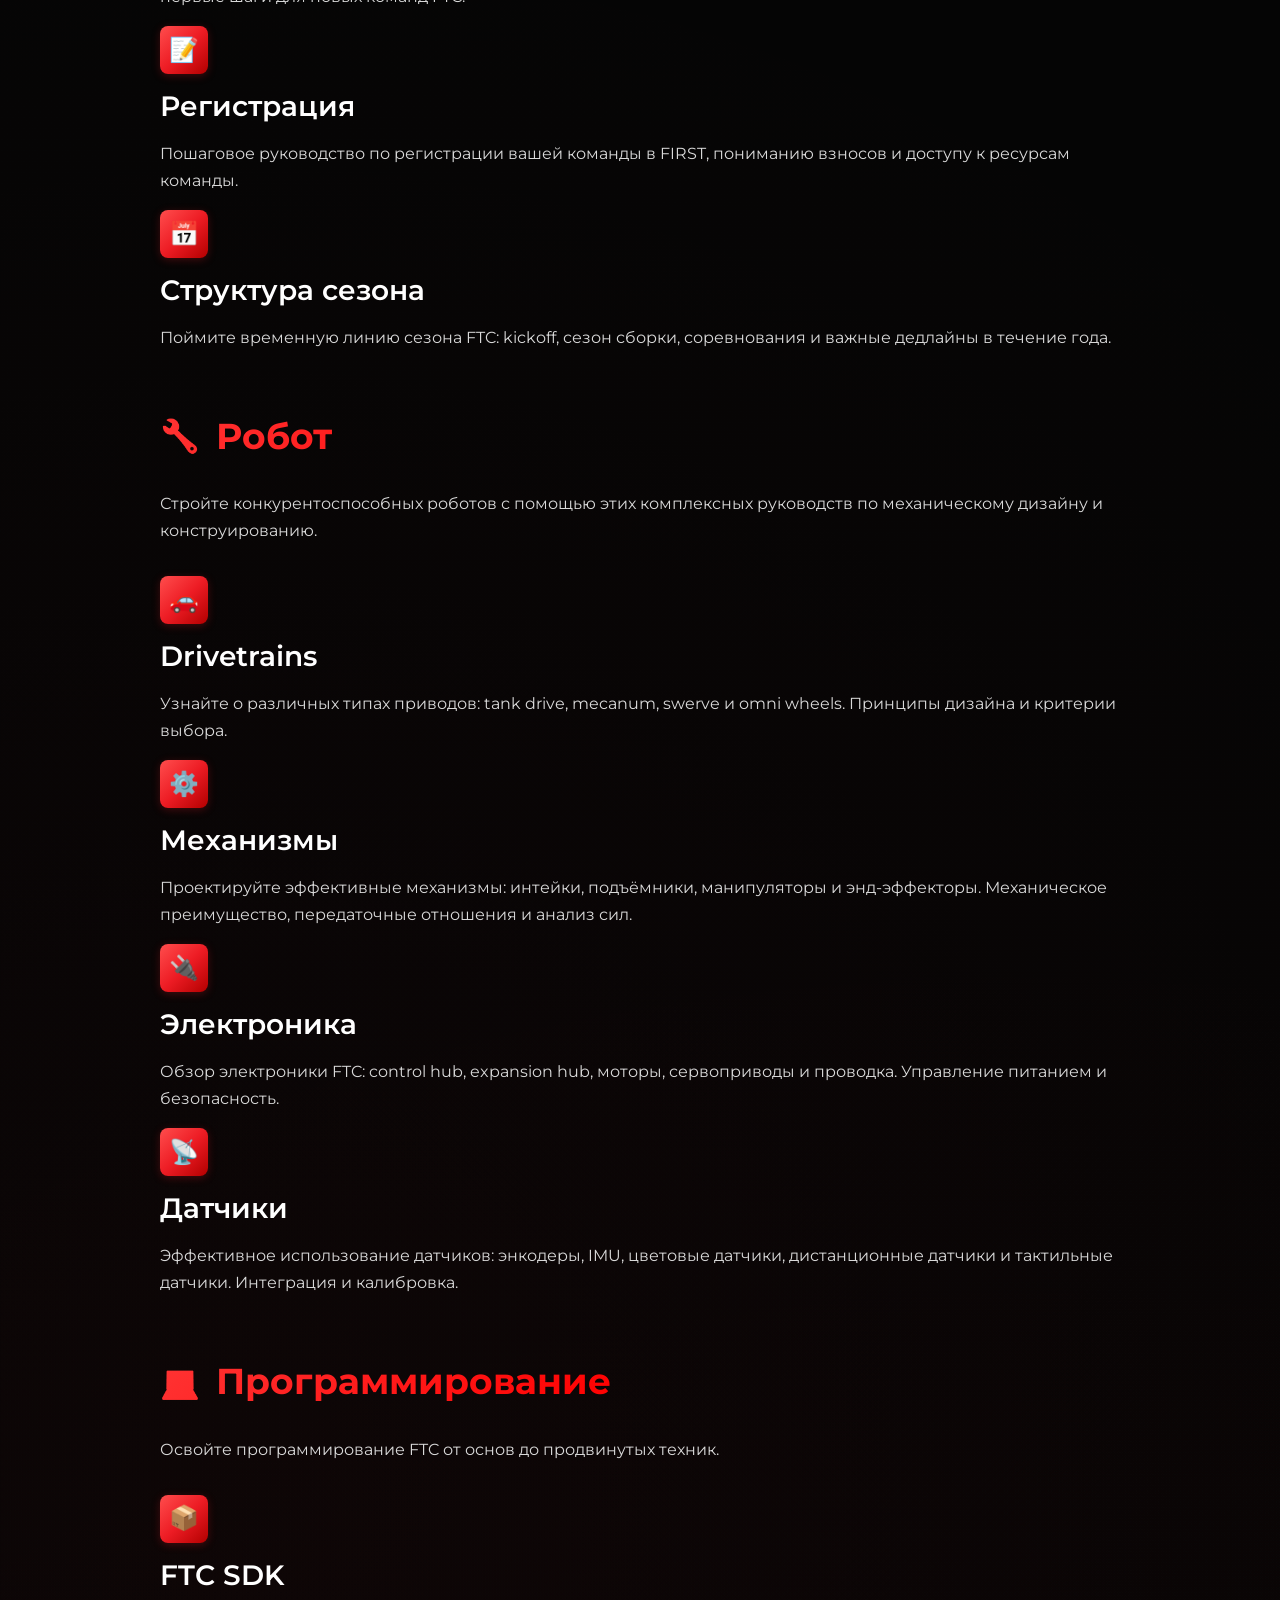
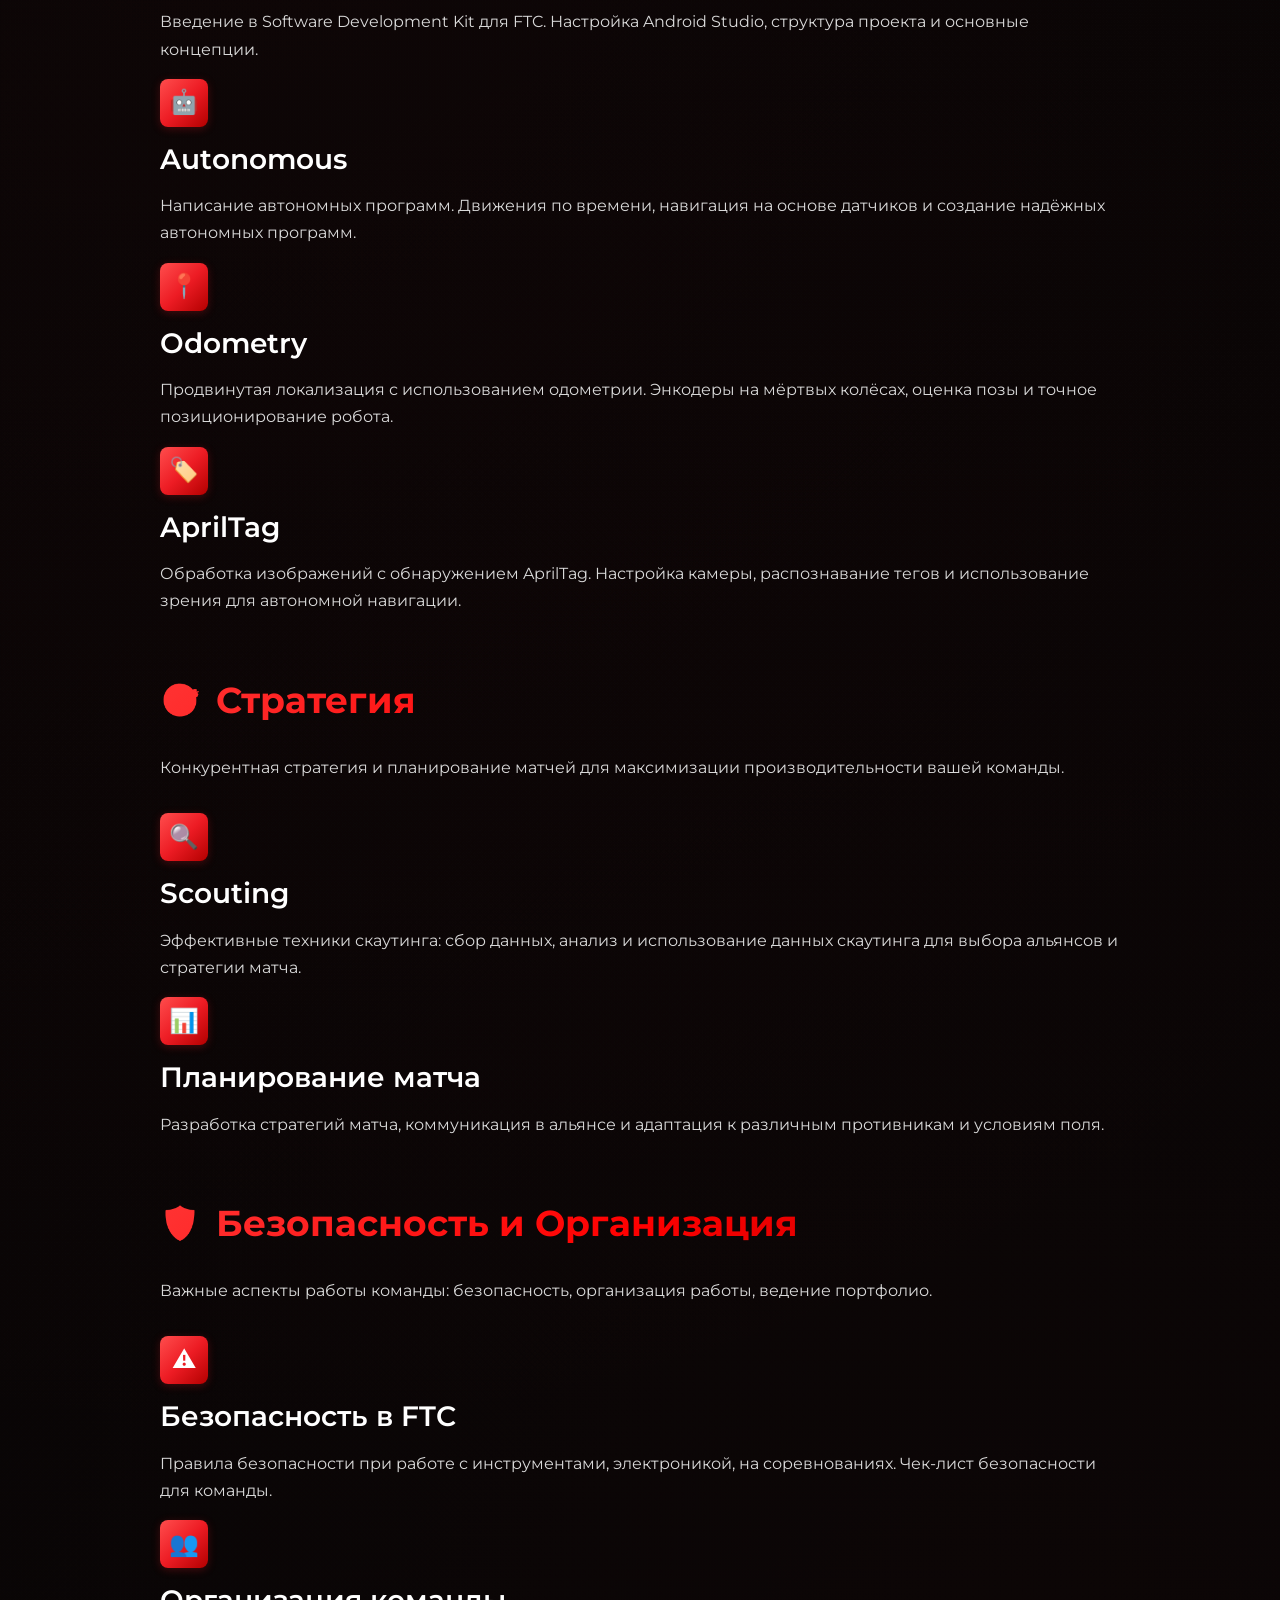
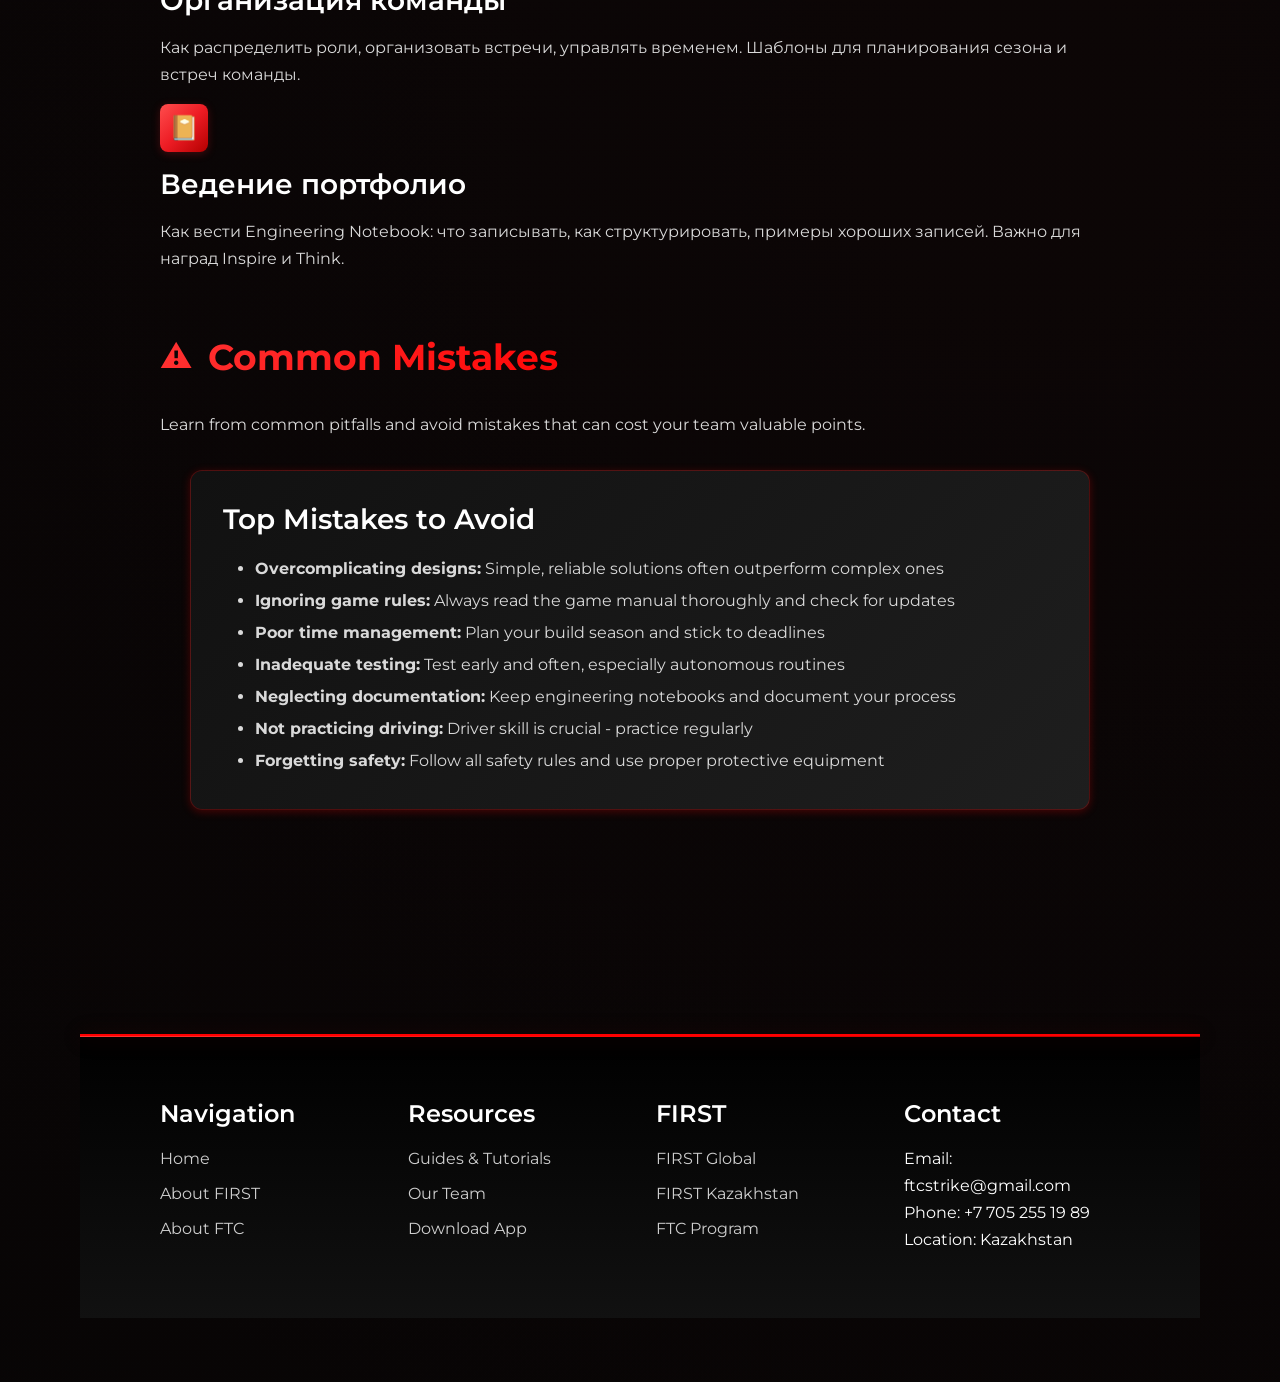
<file: learning.html>
<!DOCTYPE html>
<html lang="en">
<head>
    <meta charset="UTF-8">
    <meta name="viewport" content="width=device-width, initial-scale=1.0">
    <title>Обучение и туториалы - Team STRIKE</title>
    <link rel="preconnect" href="https://fonts.googleapis.com">
    <link rel="preconnect" href="https://fonts.gstatic.com" crossorigin>
    <link href="https://fonts.googleapis.com/css2?family=Montserrat:wght@400;500;600;700&family=Inter:wght@400;500;600;700&display=swap" rel="stylesheet">
    <link rel="stylesheet" href="styles.css">
    <script src="nav-script.js"></script>
</head>
<body>
    <!-- Navigation -->
    <nav class="navbar">
        <div class="container">
            <a href="index.html" class="logo">Team STRIKE</a>
            <div style="display: flex; align-items: center;">
                <ul class="nav-links">
                    <li><a href="index.html">Главная</a></li>
                    <li><a href="about-first.html">FIRST</a></li>
                    <li><a href="about-ftc.html">FTC</a></li>
                    <li><a href="learning.html">Обучение</a></li>
                    <li><a href="team.html">Команда</a></li>
                </ul>
                <a href="en/learning.html" class="lang-switcher" style="margin-right: 12px; color: var(--color-gold); text-decoration: none; font-weight: 600; border: 1px solid var(--color-gold); padding: 4px 10px; border-radius: 6px;" title="English version">EN</a>
                <div class="theme-switcher" onclick="toggleTheme()" title="Переключить тему">
                    <span id="theme-icon">☀️</span>
                </div>
            </div>
        </div>
    </nav>

    <!-- Page Header -->
    <section class="hero" style="min-height: 400px;">
        <div class="container">
            <div style="text-align: center;">
                <h1>Обучение и туториалы</h1>
                <p style="font-size: 1.25rem; max-width: 800px; margin: var(--spacing-md) auto; color: var(--color-text-secondary);">
                    Комплексные учебные модули, разработанные для помощи командам всех уровней добиться успеха в FIRST Tech Challenge. 
                    От основ до продвинутых техник, найдите всё необходимое для создания конкурентоспособных роботов.
                </p>
            </div>
        </div>
    </section>

    <!-- Start Here Section -->
    <section class="section">
        <div class="container">
            <div style="margin-bottom: var(--spacing-lg);">
                <h2 style="margin-bottom: var(--spacing-md); display: flex; align-items: center; gap: var(--spacing-sm);">
                    <span style="font-size: 2rem;">🚀</span> Start Here
                </h2>
                <p style="margin-bottom: var(--spacing-md); color: var(--color-text-secondary); font-size: 1.1rem;">
                    Новичок в FTC? Начните с этого раздела. Мы поможем вам собрать первого робота из минимального набора.
                </p>
                <div class="learning-modules">
                    <div class="module-card" onclick="window.location.href='learning-module.html?id=start-kit'">
                        <div class="card-icon">📦</div>
                        <h3>Минимальный набор для старта</h3>
                        <p>
                            Что нужно купить для начала: базовый набор FTC, инструменты, расходные материалы. 
                            Список с ценами и где купить в Казахстане.
                        </p>
                    </div>
                    <div class="module-card" onclick="window.location.href='learning-module.html?id=first-robot'">
                        <div class="card-icon">🔨</div>
                        <h3>Сборка первого робота</h3>
                        <p>
                            Пошаговая инструкция: от распаковки коробки до первого движения робота. Видео-туториалы 
                            и чек-листы для каждого этапа.
                        </p>
                    </div>
                    <div class="module-card" onclick="window.location.href='learning-module.html?id=testing'">
                        <div class="card-icon">✅</div>
                        <h3>Проверка работоспособности</h3>
                        <p>
                            Как проверить, что всё работает: тестирование моторов, сервоприводов, датчиков. 
                            Решение типичных проблем новичков.
                        </p>
                    </div>
                </div>
            </div>

    <!-- Learning Modules -->
    <section class="section">
        <div class="container">
            <!-- Basics Module -->
            <div style="margin-bottom: var(--spacing-lg);">
                <h2 style="margin-bottom: var(--spacing-md); display: flex; align-items: center; gap: var(--spacing-sm);">
                    <span style="font-size: 2rem;">📚</span> Основы
                </h2>
                <p style="margin-bottom: var(--spacing-md); color: var(--color-text-secondary);">
                    Необходимые знания для новых команд, начинающих работу с FTC.
                </p>
                <div class="learning-modules">
                    <div class="module-card" onclick="window.location.href='learning-module.html?id=getting-started'">
                        <div class="card-icon">🚀</div>
                        <h3>Начало работы</h3>
                        <p>
                            Узнайте, как сформировать команду, найти наставников и организовать рабочее пространство. Необходимые первые 
                            шаги для новых команд FTC.
                        </p>
                    </div>
                    <div class="module-card" onclick="window.location.href='learning-module.html?id=registration'">
                        <div class="card-icon">📝</div>
                        <h3>Регистрация</h3>
                        <p>
                            Пошаговое руководство по регистрации вашей команды в FIRST, пониманию взносов и 
                            доступу к ресурсам команды.
                        </p>
                    </div>
                    <div class="module-card" onclick="window.location.href='learning-module.html?id=season-structure'">
                        <div class="card-icon">📅</div>
                        <h3>Структура сезона</h3>
                        <p>
                            Поймите временную линию сезона FTC: kickoff, сезон сборки, соревнования и важные 
                            дедлайны в течение года.
                        </p>
                    </div>
                </div>
            </div>

            <!-- Robot Module -->
            <div style="margin-bottom: var(--spacing-lg);">
                <h2 style="margin-bottom: var(--spacing-md); display: flex; align-items: center; gap: var(--spacing-sm);">
                    <span style="font-size: 2rem;">🔧</span> Робот
                </h2>
                <p style="margin-bottom: var(--spacing-md); color: var(--color-text-secondary);">
                    Стройте конкурентоспособных роботов с помощью этих комплексных руководств по механическому дизайну и конструированию.
                </p>
                <div class="learning-modules">
                    <div class="module-card" onclick="window.location.href='learning-module.html?id=drivetrains'">
                        <div class="card-icon">🚗</div>
                        <h3>Drivetrains</h3>
                        <p>
                            Узнайте о различных типах приводов: tank drive, mecanum, swerve и omni wheels. 
                            Принципы дизайна и критерии выбора.
                        </p>
                    </div>
                    <div class="module-card" onclick="window.location.href='learning-module.html?id=mechanisms'">
                        <div class="card-icon">⚙️</div>
                        <h3>Механизмы</h3>
                        <p>
                            Проектируйте эффективные механизмы: интейки, подъёмники, манипуляторы и энд-эффекторы. Механическое 
                            преимущество, передаточные отношения и анализ сил.
                        </p>
                    </div>
                    <div class="module-card" onclick="window.location.href='learning-module.html?id=electronics'">
                        <div class="card-icon">🔌</div>
                        <h3>Электроника</h3>
                        <p>
                            Обзор электроники FTC: control hub, expansion hub, моторы, сервоприводы и проводка. 
                            Управление питанием и безопасность.
                        </p>
                    </div>
                    <div class="module-card" onclick="window.location.href='learning-module.html?id=sensors'">
                        <div class="card-icon">📡</div>
                        <h3>Датчики</h3>
                        <p>
                            Эффективное использование датчиков: энкодеры, IMU, цветовые датчики, дистанционные датчики и 
                            тактильные датчики. Интеграция и калибровка.
                        </p>
                    </div>
                </div>
            </div>

            <!-- Programming Module -->
            <div style="margin-bottom: var(--spacing-lg);">
                <h2 style="margin-bottom: var(--spacing-md); display: flex; align-items: center; gap: var(--spacing-sm);">
                    <span style="font-size: 2rem;">💻</span> Программирование
                </h2>
                <p style="margin-bottom: var(--spacing-md); color: var(--color-text-secondary);">
                    Освойте программирование FTC от основ до продвинутых техник.
                </p>
                <div class="learning-modules">
                    <div class="module-card" onclick="window.location.href='learning-module.html?id=ftc-sdk'">
                        <div class="card-icon">📦</div>
                        <h3>FTC SDK</h3>
                        <p>
                            Введение в Software Development Kit для FTC. Настройка Android Studio, 
                            структура проекта и основные концепции.
                        </p>
                    </div>
                    <div class="module-card" onclick="window.location.href='learning-module.html?id=autonomous'">
                        <div class="card-icon">🤖</div>
                        <h3>Autonomous</h3>
                        <p>
                            Написание автономных программ. Движения по времени, навигация на основе датчиков и создание 
                            надёжных автономных программ.
                        </p>
                    </div>
                    <div class="module-card" onclick="window.location.href='learning-module.html?id=odometry'">
                        <div class="card-icon">📍</div>
                        <h3>Odometry</h3>
                        <p>
                            Продвинутая локализация с использованием одометрии. Энкодеры на мёртвых колёсах, оценка позы и 
                            точное позиционирование робота.
                        </p>
                    </div>
                    <div class="module-card" onclick="window.location.href='learning-module.html?id=apriltag'">
                        <div class="card-icon">🏷️</div>
                        <h3>AprilTag</h3>
                        <p>
                            Обработка изображений с обнаружением AprilTag. Настройка камеры, распознавание тегов и 
                            использование зрения для автономной навигации.
                        </p>
                    </div>
                </div>
            </div>

            <!-- Strategy Module -->
            <div style="margin-bottom: var(--spacing-lg);">
                <h2 style="margin-bottom: var(--spacing-md); display: flex; align-items: center; gap: var(--spacing-sm);">
                    <span style="font-size: 2rem;">🎯</span> Стратегия
                </h2>
                <p style="margin-bottom: var(--spacing-md); color: var(--color-text-secondary);">
                    Конкурентная стратегия и планирование матчей для максимизации производительности вашей команды.
                </p>
                <div class="learning-modules">
                    <div class="module-card" onclick="window.location.href='learning-module.html?id=scouting'">
                        <div class="card-icon">🔍</div>
                        <h3>Scouting</h3>
                        <p>
                            Эффективные техники скаутинга: сбор данных, анализ и использование данных скаутинга 
                            для выбора альянсов и стратегии матча.
                        </p>
                    </div>
                    <div class="module-card" onclick="window.location.href='learning-module.html?id=match-planning'">
                        <div class="card-icon">📊</div>
                        <h3>Планирование матча</h3>
                        <p>
                            Разработка стратегий матча, коммуникация в альянсе и адаптация к различным 
                            противникам и условиям поля.
                        </p>
                    </div>
                </div>
            </div>

            <!-- Safety & Organization -->
            <div style="margin-bottom: var(--spacing-lg);">
                <h2 style="margin-bottom: var(--spacing-md); display: flex; align-items: center; gap: var(--spacing-sm);">
                    <span style="font-size: 2rem;">🛡️</span> Безопасность и Организация
                </h2>
                <p style="margin-bottom: var(--spacing-md); color: var(--color-text-secondary);">
                    Важные аспекты работы команды: безопасность, организация работы, ведение портфолио.
                </p>
                <div class="learning-modules">
                    <div class="module-card" onclick="window.location.href='learning-module.html?id=safety'">
                        <div class="card-icon">⚠️</div>
                        <h3>Безопасность в FTC</h3>
                        <p>
                            Правила безопасности при работе с инструментами, электроникой, на соревнованиях. 
                            Чек-лист безопасности для команды.
                        </p>
                    </div>
                    <div class="module-card" onclick="window.location.href='learning-module.html?id=team-organization'">
                        <div class="card-icon">👥</div>
                        <h3>Организация команды</h3>
                        <p>
                            Как распределить роли, организовать встречи, управлять временем. Шаблоны для планирования 
                            сезона и встреч команды.
                        </p>
                    </div>
                    <div class="module-card" onclick="window.location.href='learning-module.html?id=portfolio'">
                        <div class="card-icon">📔</div>
                        <h3>Ведение портфолио</h3>
                        <p>
                            Как вести Engineering Notebook: что записывать, как структурировать, примеры хороших 
                            записей. Важно для наград Inspire и Think.
                        </p>
                    </div>
                </div>
            </div>

            <!-- Common Mistakes -->
            <div style="margin-bottom: var(--spacing-lg);">
                <h2 style="margin-bottom: var(--spacing-md); display: flex; align-items: center; gap: var(--spacing-sm);">
                    <span style="font-size: 2rem;">⚠️</span> Common Mistakes
                </h2>
                <p style="margin-bottom: var(--spacing-md); color: var(--color-text-secondary);">
                    Learn from common pitfalls and avoid mistakes that can cost your team valuable points.
                </p>
                <div class="card" style="max-width: 900px; margin: 0 auto;">
                    <h3>Top Mistakes to Avoid</h3>
                    <ul style="margin-left: var(--spacing-md); color: var(--color-text-secondary); line-height: 2;">
                        <li><strong>Overcomplicating designs:</strong> Simple, reliable solutions often outperform complex ones</li>
                        <li><strong>Ignoring game rules:</strong> Always read the game manual thoroughly and check for updates</li>
                        <li><strong>Poor time management:</strong> Plan your build season and stick to deadlines</li>
                        <li><strong>Inadequate testing:</strong> Test early and often, especially autonomous routines</li>
                        <li><strong>Neglecting documentation:</strong> Keep engineering notebooks and document your process</li>
                        <li><strong>Not practicing driving:</strong> Driver skill is crucial - practice regularly</li>
                        <li><strong>Forgetting safety:</strong> Follow all safety rules and use proper protective equipment</li>
                    </ul>
                </div>
            </div>
        </div>
    </section>

    <!-- Footer -->
    <footer class="footer">
        <div class="container">
            <div class="footer-content">
                <div class="footer-section">
                    <h4>Navigation</h4>
                    <ul class="footer-links">
                        <li><a href="index.html">Home</a></li>
                        <li><a href="about-first.html">About FIRST</a></li>
                        <li><a href="about-ftc.html">About FTC</a></li>
                    </ul>
                </div>
                <div class="footer-section">
                    <h4>Resources</h4>
                    <ul class="footer-links">
                        <li><a href="learning.html">Guides & Tutorials</a></li>
                        <li><a href="team.html">Our Team</a></li>
                        <li><a href="download-app.html">Download App</a></li>
                    </ul>
                </div>
                <div class="footer-section">
                    <h4>FIRST</h4>
                    <ul class="footer-links">
                        <li><a href="https://www.firstinspires.org" target="_blank">FIRST Global</a></li>
                        <li><a href="about-first.html">FIRST Kazakhstan</a></li>
                        <li><a href="about-ftc.html">FTC Program</a></li>
                    </ul>
                </div>
                <div class="footer-section">
                    <h4>Contact</h4>
                    <ul class="footer-links">
                        <li>Email: ftcstrike@gmail.com</li>
                        <li>Phone: +7 705 255 19 89</li>
                        <li>Location: Kazakhstan</li>
                    </ul>
                </div>
            </div>
        </div>
    </footer>
</body>
</html>
</file>
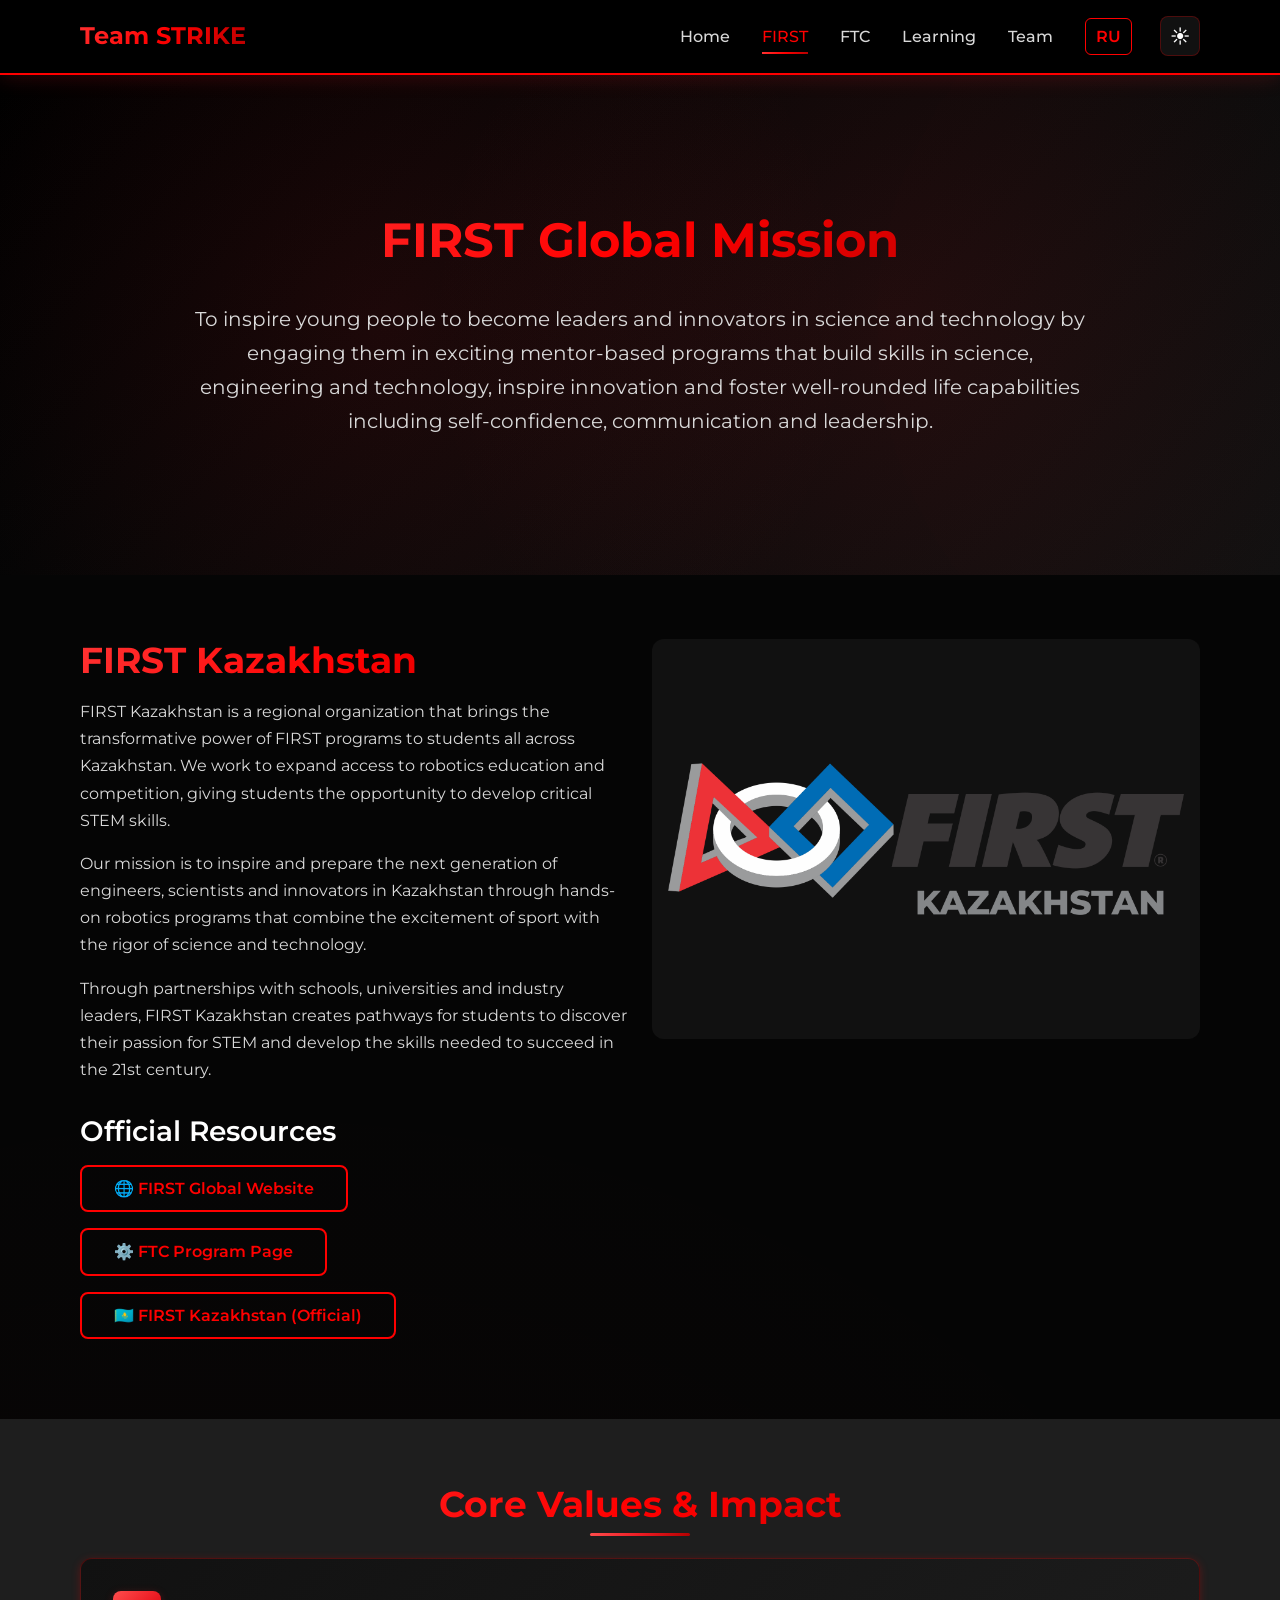
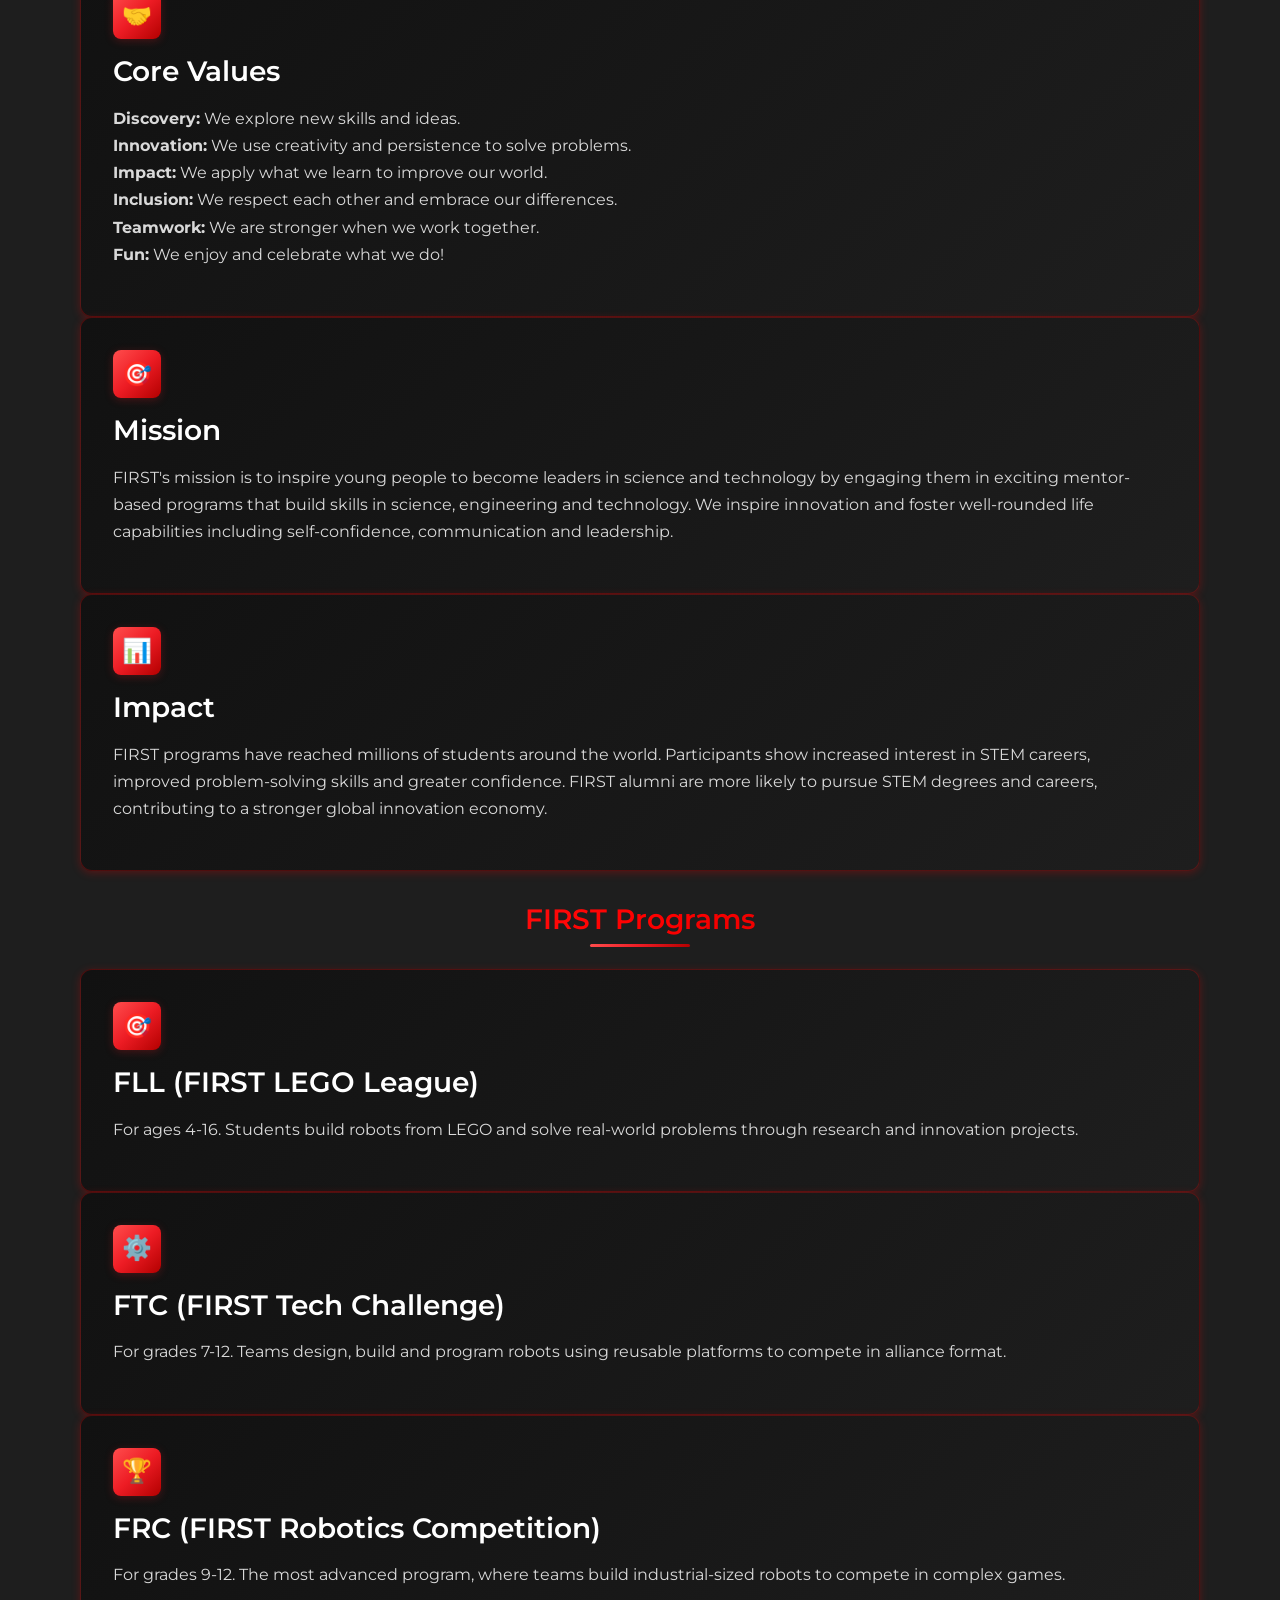
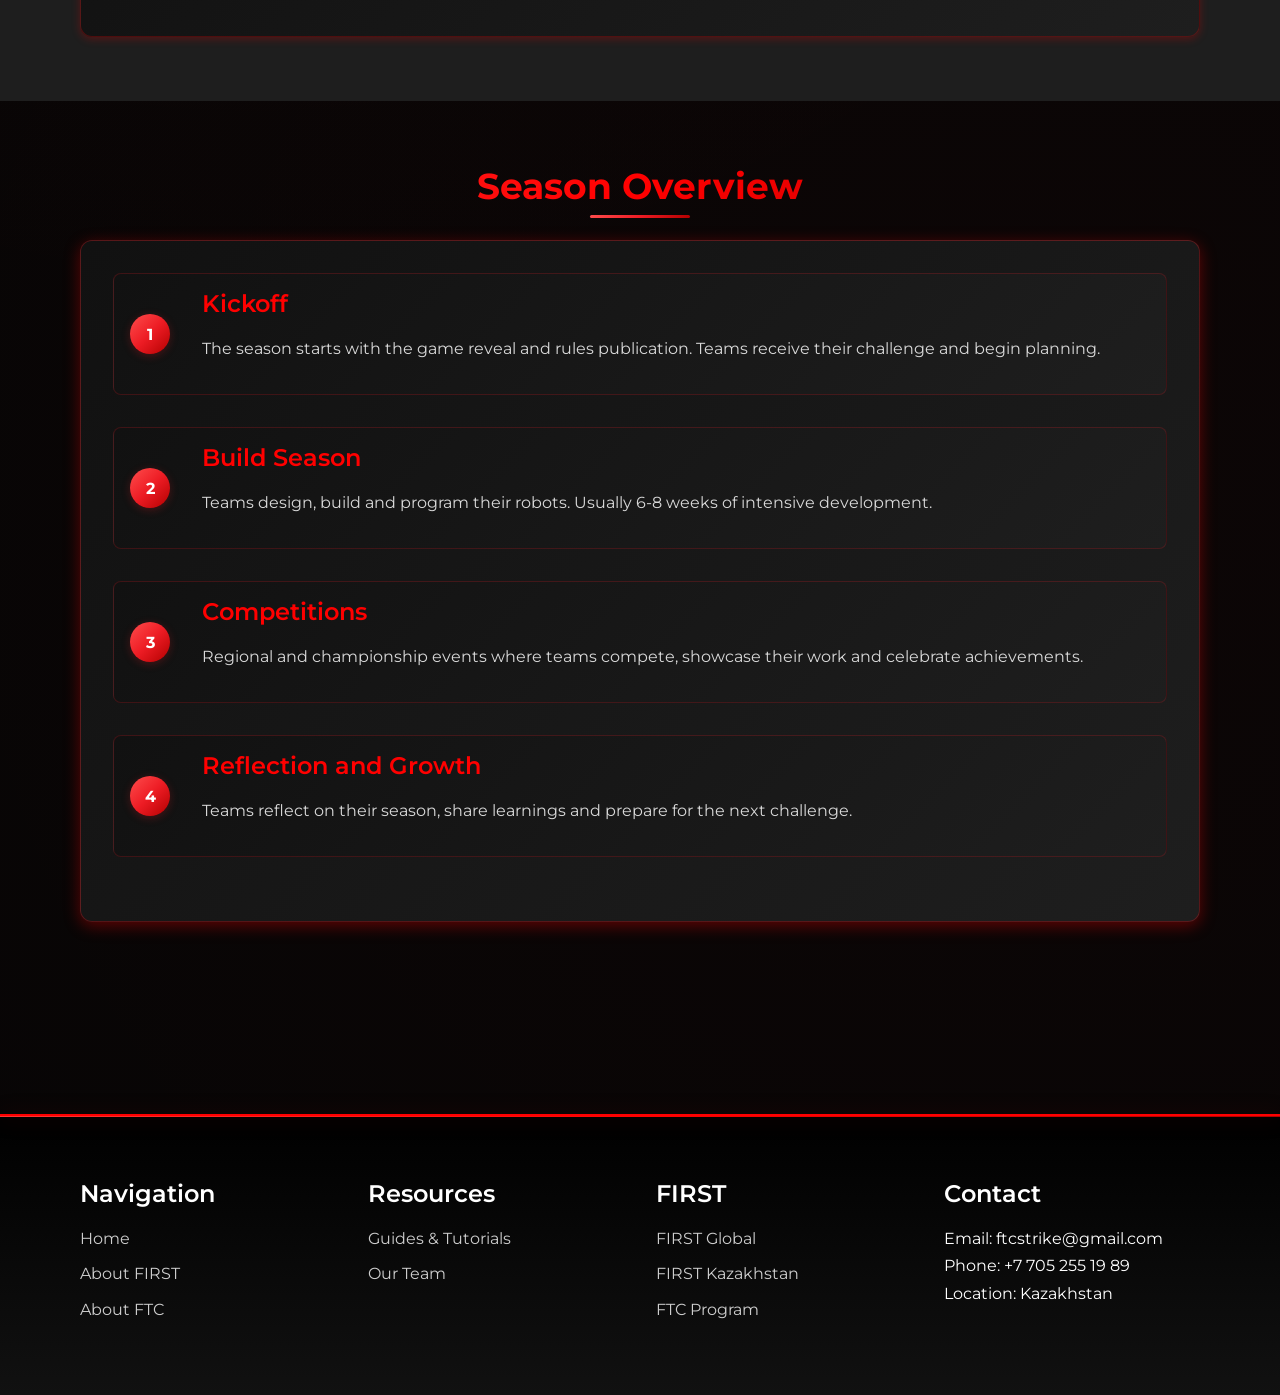
<file: en/about-first.html>
<!DOCTYPE html>
<html lang="en">
<head>
    <meta charset="UTF-8">
    <meta name="viewport" content="width=device-width, initial-scale=1.0">
    <title>About FIRST - FTC Kazakhstan</title>
    <link rel="preconnect" href="https://fonts.googleapis.com">
    <link rel="preconnect" href="https://fonts.gstatic.com" crossorigin>
    <link href="https://fonts.googleapis.com/css2?family=Montserrat:wght@400;500;600;700&family=Inter:wght@400;500;600;700&display=swap" rel="stylesheet">
    <link rel="stylesheet" href="../styles.css">
    <script src="../nav-script.js"></script>
</head>
<body>
    <!-- Navigation -->
    <nav class="navbar">
        <div class="container">
            <a href="index.html" class="logo">Team STRIKE</a>
            <div style="display: flex; align-items: center;">
                <ul class="nav-links">
                    <li><a href="index.html">Home</a></li>
                    <li><a href="about-first.html">FIRST</a></li>
                    <li><a href="about-ftc.html">FTC</a></li>
                    <li><a href="learning.html">Learning</a></li>
                    <li><a href="team.html">Team</a></li>
                </ul>
                <a href="../about-first.html" class="lang-switcher" style="margin-right: 12px; color: var(--color-gold); text-decoration: none; font-weight: 600; border: 1px solid var(--color-gold); padding: 4px 10px; border-radius: 6px;" title="Русская версия">RU</a>
                <div class="theme-switcher" onclick="toggleTheme()" title="Toggle theme">
                    <span id="theme-icon">☀️</span>
                </div>
            </div>
        </div>
    </nav>

    <!-- FIRST Global Mission -->
    <section class="hero hero-bg" style="min-height: 500px; --hero-bg-image: url('../изображения/images.png');">
        <div class="container">
            <div class="grid">
                <div style="grid-column: 1 / 13; text-align: center;">
                    <h1 style="margin-bottom: var(--spacing-md);">FIRST Global Mission</h1>
                    <p style="font-size: 1.25rem; max-width: 900px; margin: 0 auto; color: var(--color-text-secondary);">
                        To inspire young people to become leaders and innovators in science and technology by
                        engaging them in exciting mentor-based programs that build skills in science, engineering
                        and technology, inspire innovation and foster well-rounded life capabilities including
                        self-confidence, communication and leadership.
                    </p>
                </div>
            </div>
        </div>
    </section>

    <!-- FIRST Kazakhstan -->
    <section class="section">
        <div class="container">
            <div class="grid">
                <div style="grid-column: 1 / 7;">
                    <h2>FIRST Kazakhstan</h2>
                    <p style="margin-bottom: var(--spacing-sm);">
                        FIRST Kazakhstan is a regional organization that brings the transformative power of FIRST
                        programs to students all across Kazakhstan. We work to expand access to robotics education
                        and competition, giving students the opportunity to develop critical STEM skills.
                    </p>
                    <p style="margin-bottom: var(--spacing-sm);">
                        Our mission is to inspire and prepare the next generation of engineers, scientists and
                        innovators in Kazakhstan through hands-on robotics programs that combine the excitement
                        of sport with the rigor of science and technology.
                    </p>
                    <p style="margin-bottom: var(--spacing-md);">
                        Through partnerships with schools, universities and industry leaders, FIRST Kazakhstan
                        creates pathways for students to discover their passion for STEM and develop the skills
                        needed to succeed in the 21st century.
                    </p>
                    <div style="margin-top: var(--spacing-md);">
                        <h3 style="margin-bottom: var(--spacing-sm);">Official Resources</h3>
                        <ul style="list-style: none; padding: 0;">
                            <li style="margin-bottom: var(--spacing-xs);">
                                <a href="https://www.firstinspires.org" target="_blank" class="btn btn-secondary" style="display: inline-block;">
                                    🌐 FIRST Global Website
                                </a>
                            </li>
                            <li style="margin-bottom: var(--spacing-xs);">
                                <a href="https://www.firstinspires.org/robotics/ftc" target="_blank" class="btn btn-secondary" style="display: inline-block;">
                                    ⚙️ FTC Program Page
                                </a>
                            </li>
                            <li style="margin-bottom: var(--spacing-xs);">
                                <a href="#" class="btn btn-secondary" style="display: inline-block;">
                                    🇰🇿 FIRST Kazakhstan (Official)
                                </a>
                            </li>
                        </ul>
                    </div>
                </div>
                <div style="grid-column: 7 / 13;">
                    <img src="../изображения/images.png" alt="FIRST Kazakhstan" style="width: 100%; height: 400px; object-fit: contain; border-radius: var(--radius-md); background-color: var(--bg-secondary); padding: var(--spacing-sm);" onerror="this.style.display='none'; this.nextElementSibling.style.display='flex';">
                    <div style="width: 100%; height: 400px; background-color: var(--color-medium-gray); border-radius: var(--radius-md); display: none; align-items: center; justify-content: center; color: var(--color-text-secondary);">
                        FIRST Kazakhstan Infographic
                    </div>
                </div>
            </div>
        </div>
    </section>

    <!-- Core Values Cards -->
    <section class="section" style="background-color: var(--color-light-gray);">
        <div class="container">
            <h2 class="section-title">Core Values & Impact</h2>
            <div class="info-cards">
                <div class="card">
                    <div class="card-icon">🤝</div>
                    <h3>Core Values</h3>
                    <p>
                        <strong>Discovery:</strong> We explore new skills and ideas.<br>
                        <strong>Innovation:</strong> We use creativity and persistence to solve problems.<br>
                        <strong>Impact:</strong> We apply what we learn to improve our world.<br>
                        <strong>Inclusion:</strong> We respect each other and embrace our differences.<br>
                        <strong>Teamwork:</strong> We are stronger when we work together.<br>
                        <strong>Fun:</strong> We enjoy and celebrate what we do!
                    </p>
                </div>
                <div class="card">
                    <div class="card-icon">🎯</div>
                    <h3>Mission</h3>
                    <p>
                        FIRST's mission is to inspire young people to become leaders in science and technology
                        by engaging them in exciting mentor-based programs that build skills in science,
                        engineering and technology. We inspire innovation and foster well-rounded life capabilities
                        including self-confidence, communication and leadership.
                    </p>
                </div>
                <div class="card">
                    <div class="card-icon">📊</div>
                    <h3>Impact</h3>
                    <p>
                        FIRST programs have reached millions of students around the world. Participants show
                        increased interest in STEM careers, improved problem-solving skills and greater
                        confidence. FIRST alumni are more likely to pursue STEM degrees and careers, contributing
                        to a stronger global innovation economy.
                    </p>
                </div>
            </div>
            <div style="margin-top: var(--spacing-md);">
                <h3 class="section-title" style="margin-bottom: var(--spacing-md);">FIRST Programs</h3>
                <div class="info-cards">
                <div class="card" onclick="window.location.href='first-program.html?id=fll'">
                    <div class="card-icon">🎯</div>
                    <h3>FLL (FIRST LEGO League)</h3>
                    <p>
                        For ages 4-16. Students build robots from LEGO and solve real-world problems through
                        research and innovation projects.
                    </p>
                </div>
                <div class="card" onclick="window.location.href='first-program.html?id=ftc'">
                    <div class="card-icon">⚙️</div>
                    <h3>FTC (FIRST Tech Challenge)</h3>
                    <p>
                        For grades 7-12. Teams design, build and program robots using reusable platforms to
                        compete in alliance format.
                    </p>
                </div>
                <div class="card" onclick="window.location.href='first-program.html?id=frc'">
                    <div class="card-icon">🏆</div>
                    <h3>FRC (FIRST Robotics Competition)</h3>
                    <p>
                        For grades 9-12. The most advanced program, where teams build industrial-sized robots
                        to compete in complex games.
                    </p>
                </div>
                </div>
            </div>
        </div>
    </section>

    <!-- Season Overview -->
    <section class="section">
        <div class="container">
            <h2 class="section-title">Season Overview</h2>
            <div class="infographic">
                <div class="infographic-step">
                    <div class="step-number">1</div>
                    <div>
                        <h4>Kickoff</h4>
                        <p>The season starts with the game reveal and rules publication. Teams receive their challenge and begin planning.</p>
                    </div>
                </div>
                <div class="infographic-step">
                    <div class="step-number">2</div>
                    <div>
                        <h4>Build Season</h4>
                        <p>Teams design, build and program their robots. Usually 6-8 weeks of intensive development.</p>
                    </div>
                </div>
                <div class="infographic-step">
                    <div class="step-number">3</div>
                    <div>
                        <h4>Competitions</h4>
                        <p>Regional and championship events where teams compete, showcase their work and celebrate achievements.</p>
                    </div>
                </div>
                <div class="infographic-step">
                    <div class="step-number">4</div>
                    <div>
                        <h4>Reflection and Growth</h4>
                        <p>Teams reflect on their season, share learnings and prepare for the next challenge.</p>
                    </div>
                </div>
            </div>
        </div>
    </section>

    <!-- Footer -->
    <footer class="footer">
        <div class="container">
            <div class="footer-content">
                <div class="footer-section">
                    <h4>Navigation</h4>
                    <ul class="footer-links">
                        <li><a href="index.html">Home</a></li>
                        <li><a href="about-first.html">About FIRST</a></li>
                        <li><a href="about-ftc.html">About FTC</a></li>
                    </ul>
                </div>
                <div class="footer-section">
                    <h4>Resources</h4>
                    <ul class="footer-links">
                        <li><a href="learning.html">Guides & Tutorials</a></li>
                        <li><a href="team.html">Our Team</a></li>
                    </ul>
                </div>
                <div class="footer-section">
                    <h4>FIRST</h4>
                    <ul class="footer-links">
                        <li><a href="https://www.firstinspires.org" target="_blank">FIRST Global</a></li>
                        <li><a href="about-first.html">FIRST Kazakhstan</a></li>
                        <li><a href="about-ftc.html">FTC Program</a></li>
                    </ul>
                </div>
                <div class="footer-section">
                    <h4>Contact</h4>
                    <ul class="footer-links">
                        <li>Email: ftcstrike@gmail.com</li>
                        <li>Phone: +7 705 255 19 89</li>
                        <li>Location: Kazakhstan</li>
                    </ul>
                </div>
            </div>
        </div>
    </footer>
</body>
</html>
</file>
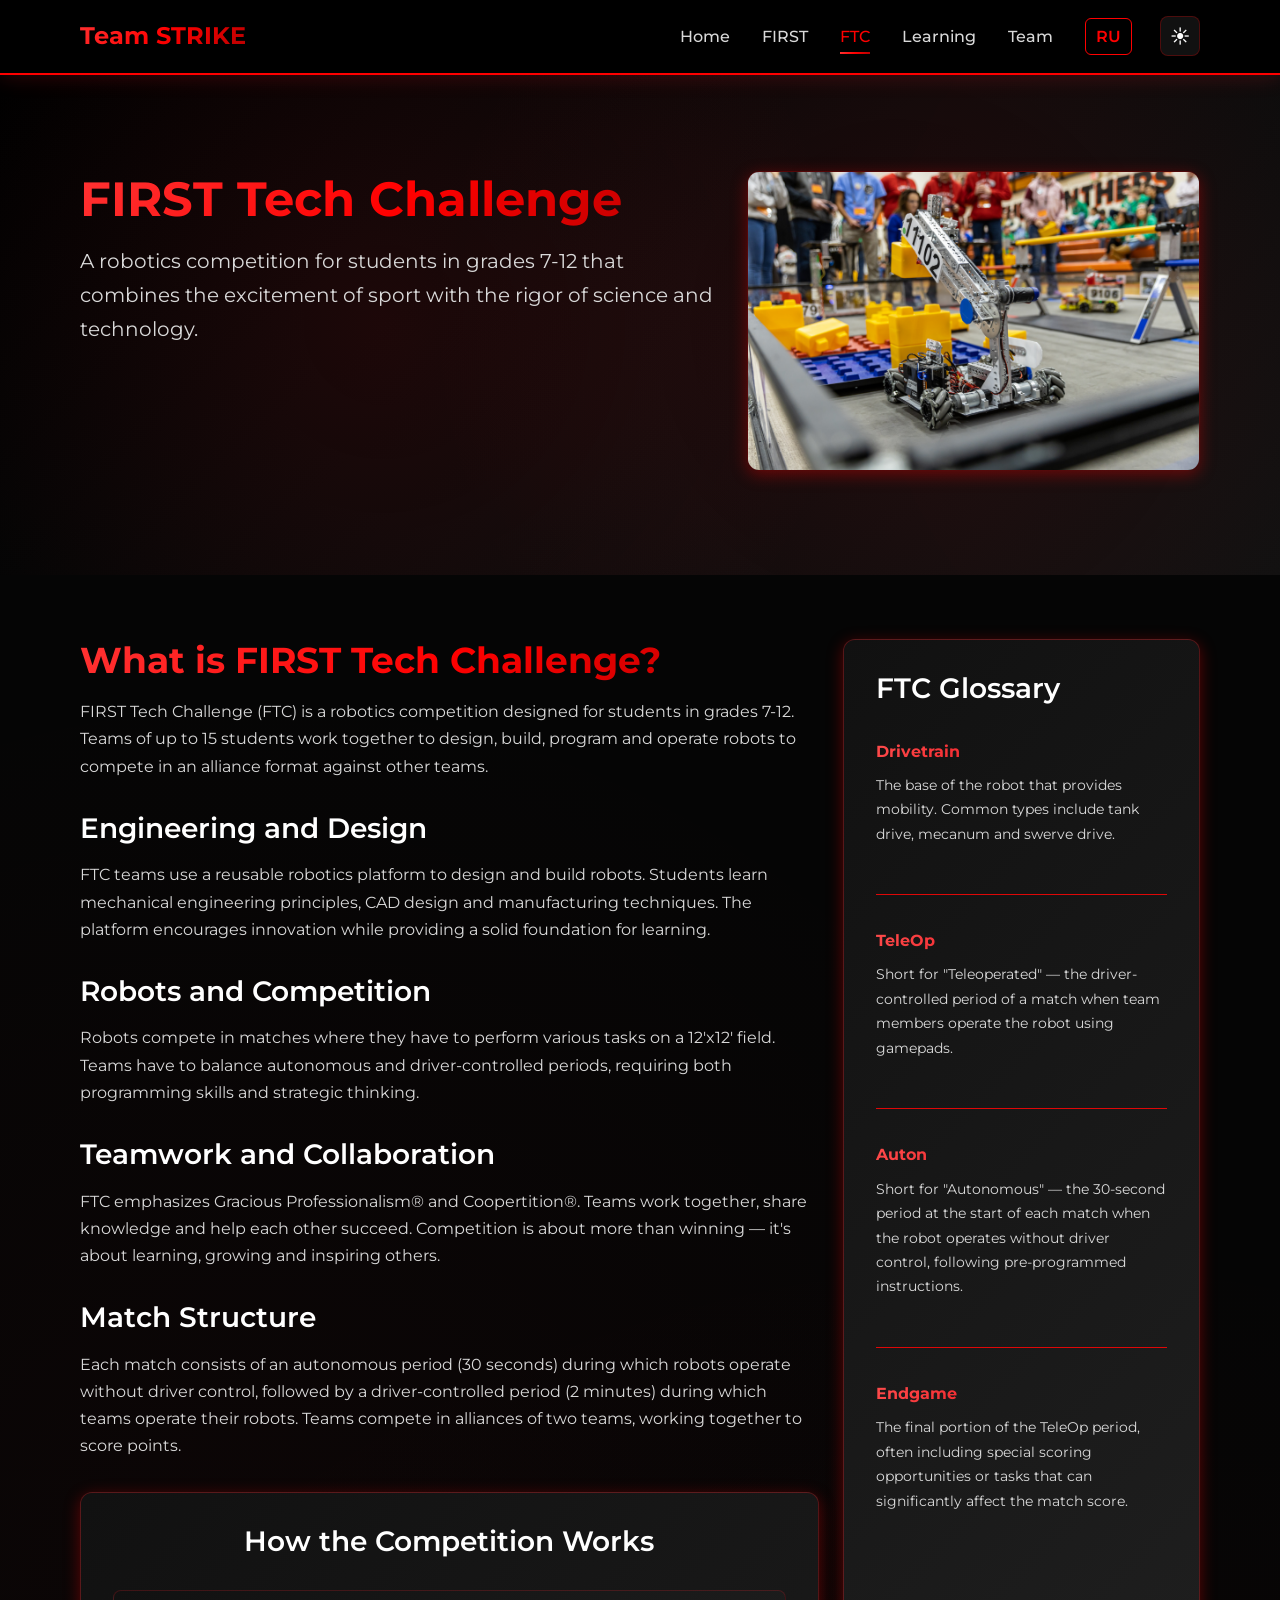
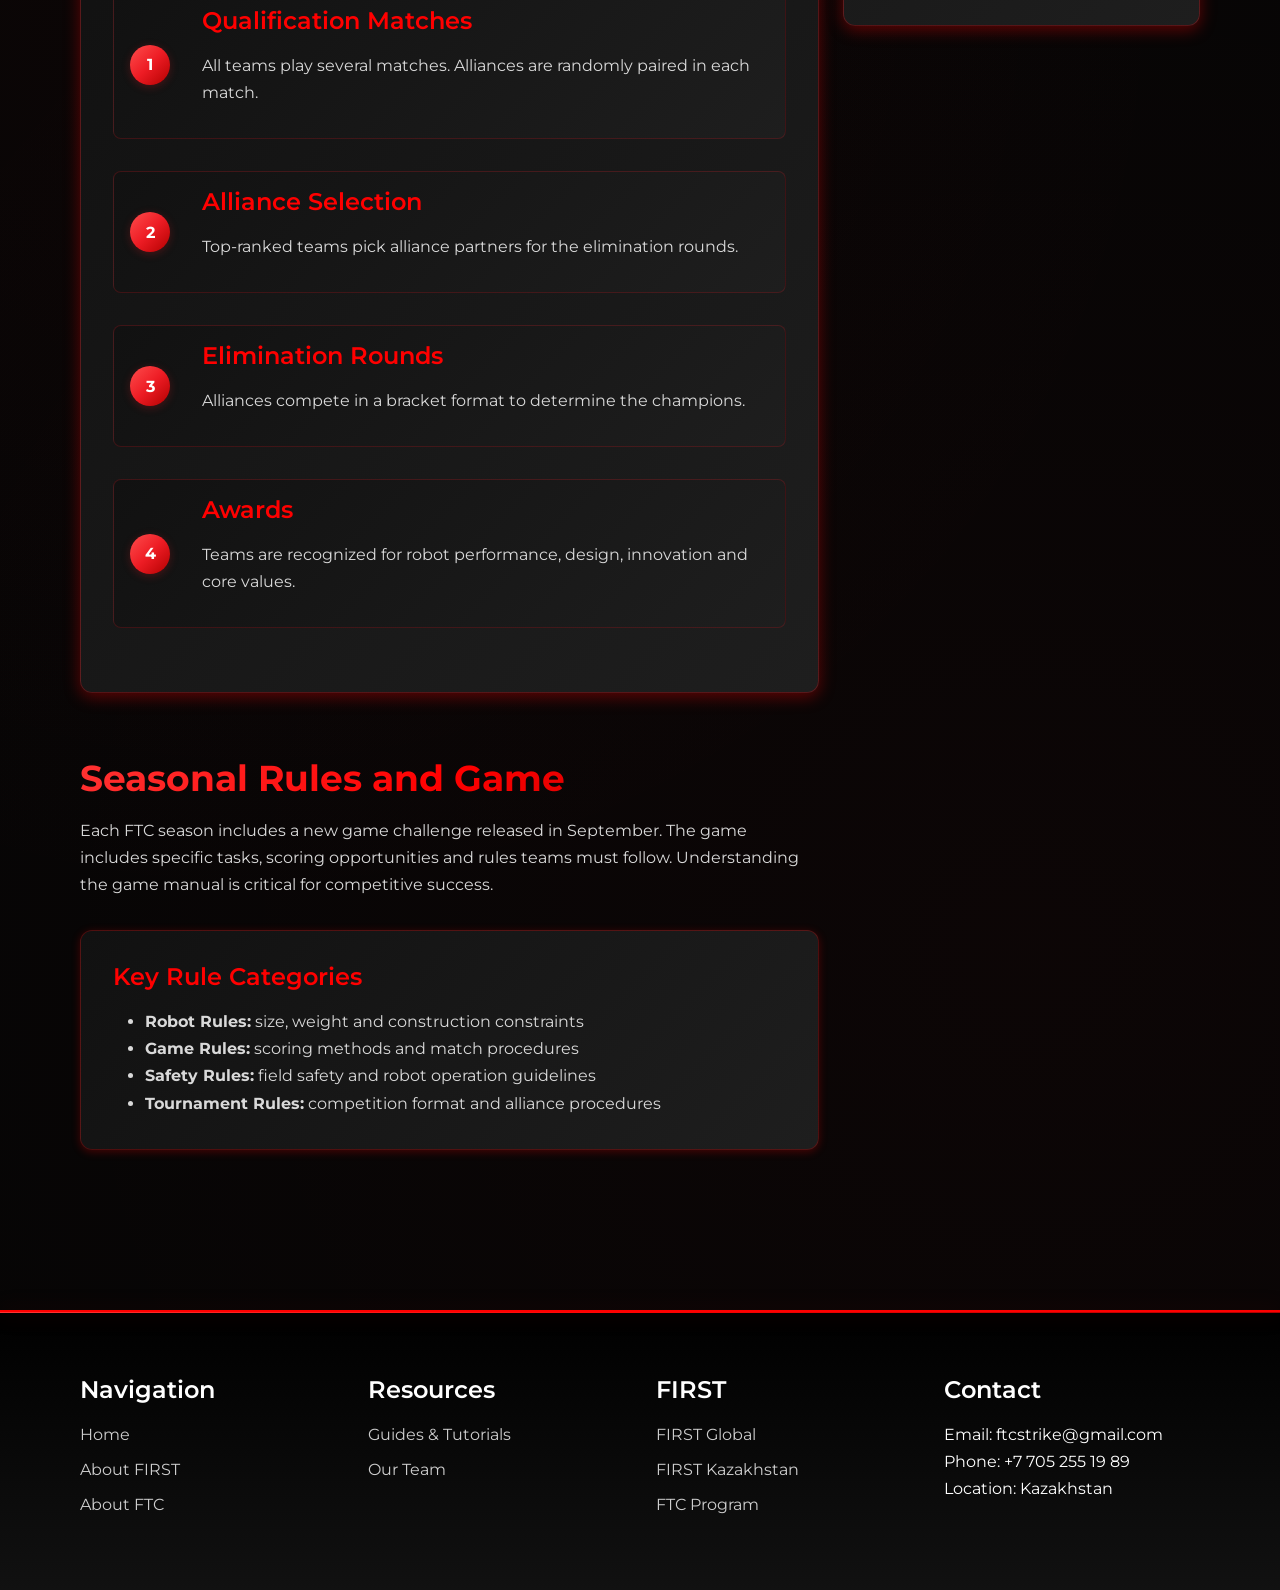
<file: en/about-ftc.html>
<!DOCTYPE html>
<html lang="en">
<head>
    <meta charset="UTF-8">
    <meta name="viewport" content="width=device-width, initial-scale=1.0">
    <title>About FTC - Team STRIKE</title>
    <link rel="preconnect" href="https://fonts.googleapis.com">
    <link rel="preconnect" href="https://fonts.gstatic.com" crossorigin>
    <link href="https://fonts.googleapis.com/css2?family=Montserrat:wght@400;500;600;700&family=Inter:wght@400;500;600;700&display=swap" rel="stylesheet">
    <link rel="stylesheet" href="../styles.css">
    <script src="../nav-script.js"></script>
</head>
<body>
    <!-- Navigation -->
    <nav class="navbar">
        <div class="container">
            <a href="index.html" class="logo">Team STRIKE</a>
            <div style="display: flex; align-items: center;">
                <ul class="nav-links">
                    <li><a href="index.html">Home</a></li>
                    <li><a href="about-first.html">FIRST</a></li>
                    <li><a href="about-ftc.html">FTC</a></li>
                    <li><a href="learning.html">Learning</a></li>
                    <li><a href="team.html">Team</a></li>
                </ul>
                <a href="../about-ftc.html" class="lang-switcher" style="margin-right: 12px; color: var(--color-gold); text-decoration: none; font-weight: 600; border: 1px solid var(--color-gold); padding: 4px 10px; border-radius: 6px;" title="Русская версия">RU</a>
                <div class="theme-switcher" onclick="toggleTheme()" title="Toggle theme">
                    <span id="theme-icon">☀️</span>
                </div>
            </div>
        </div>
    </nav>

    <!-- FTC Overview -->
    <section class="hero hero-bg" style="min-height: 500px; --hero-bg-image: url('../изображения/FIRSTsubmitted.jpg');">
        <div class="container">
            <div class="grid">
                <div style="grid-column: 1 / 8;">
                    <h1>FIRST Tech Challenge</h1>
                    <p style="font-size: 1.25rem; margin-bottom: var(--spacing-md); color: var(--color-text-secondary);">
                        A robotics competition for students in grades 7-12 that combines the excitement of sport
                        with the rigor of science and technology.
                    </p>
                </div>
                <div style="grid-column: 8 / 13;">
                    <img src="../изображения/FIRSTsubmitted.jpg" alt="FTC Robot" style="width: 100%; height: 300px; object-fit: cover; border-radius: var(--radius-md); border: 1px solid var(--border-color); box-shadow: var(--shadow-md);" onerror="this.style.display='none'; this.nextElementSibling.style.display='flex';">
                    <div style="width: 100%; height: 300px; background-color: var(--color-medium-gray); border-radius: var(--radius-md); display: none; align-items: center; justify-content: center; color: var(--color-text-secondary);">
                        FTC Robot Illustration
                    </div>
                </div>
            </div>
        </div>
    </section>

    <!-- Main Content with Glossary Sidebar -->
    <section class="section">
        <div class="container">
            <div class="grid">
                <!-- Main Content -->
                <div style="grid-column: 1 / 9;">
                    <h2>What is FIRST Tech Challenge?</h2>
                    <p style="margin-bottom: var(--spacing-md);">
                        FIRST Tech Challenge (FTC) is a robotics competition designed for students in grades
                        7-12. Teams of up to 15 students work together to design, build, program and operate
                        robots to compete in an alliance format against other teams.
                    </p>

                    <h3 style="margin-top: var(--spacing-md);">Engineering and Design</h3>
                    <p style="margin-bottom: var(--spacing-sm);">
                        FTC teams use a reusable robotics platform to design and build robots. Students learn
                        mechanical engineering principles, CAD design and manufacturing techniques. The platform
                        encourages innovation while providing a solid foundation for learning.
                    </p>

                    <h3 style="margin-top: var(--spacing-md);">Robots and Competition</h3>
                    <p style="margin-bottom: var(--spacing-sm);">
                        Robots compete in matches where they have to perform various tasks on a 12'x12' field.
                        Teams have to balance autonomous and driver-controlled periods, requiring both programming
                        skills and strategic thinking.
                    </p>

                    <h3 style="margin-top: var(--spacing-md);">Teamwork and Collaboration</h3>
                    <p style="margin-bottom: var(--spacing-sm);">
                        FTC emphasizes Gracious Professionalism® and Coopertition®. Teams work together, share
                        knowledge and help each other succeed. Competition is about more than winning — it's about
                        learning, growing and inspiring others.
                    </p>

                    <h3 style="margin-top: var(--spacing-md);">Match Structure</h3>
                    <p style="margin-bottom: var(--spacing-sm);">
                        Each match consists of an autonomous period (30 seconds) during which robots operate
                        without driver control, followed by a driver-controlled period (2 minutes) during which
                        teams operate their robots. Teams compete in alliances of two teams, working together to
                        score points.
                    </p>

                    <!-- Competition Infographic -->
                    <div class="infographic" style="margin-top: var(--spacing-md);">
                        <h3 style="text-align: center; margin-bottom: var(--spacing-md);">How the Competition Works</h3>
                        <div class="infographic-step">
                            <div class="step-number">1</div>
                            <div>
                                <h4>Qualification Matches</h4>
                                <p>All teams play several matches. Alliances are randomly paired in each match.</p>
                            </div>
                        </div>
                        <div class="infographic-step">
                            <div class="step-number">2</div>
                            <div>
                                <h4>Alliance Selection</h4>
                                <p>Top-ranked teams pick alliance partners for the elimination rounds.</p>
                            </div>
                        </div>
                        <div class="infographic-step">
                            <div class="step-number">3</div>
                            <div>
                                <h4>Elimination Rounds</h4>
                                <p>Alliances compete in a bracket format to determine the champions.</p>
                            </div>
                        </div>
                        <div class="infographic-step">
                            <div class="step-number">4</div>
                            <div>
                                <h4>Awards</h4>
                                <p>Teams are recognized for robot performance, design, innovation and core values.</p>
                            </div>
                        </div>
                    </div>

                    <!-- Seasonal Rules -->
                    <div style="margin-top: var(--spacing-lg);">
                        <h2>Seasonal Rules and Game</h2>
                        <p style="margin-bottom: var(--spacing-sm);">
                            Each FTC season includes a new game challenge released in September. The game includes
                            specific tasks, scoring opportunities and rules teams must follow. Understanding the
                            game manual is critical for competitive success.
                        </p>
                        <div class="card" style="margin-top: var(--spacing-md);">
                            <h4>Key Rule Categories</h4>
                            <ul style="margin-left: var(--spacing-md); color: var(--color-text-secondary);">
                                <li><strong>Robot Rules:</strong> size, weight and construction constraints</li>
                                <li><strong>Game Rules:</strong> scoring methods and match procedures</li>
                                <li><strong>Safety Rules:</strong> field safety and robot operation guidelines</li>
                                <li><strong>Tournament Rules:</strong> competition format and alliance procedures</li>
                            </ul>
                        </div>
                    </div>
                </div>

                <!-- Glossary Sidebar -->
                <div style="grid-column: 9 / 13;">
                    <div class="glossary-sidebar">
                        <h3 style="margin-bottom: var(--spacing-md);">FTC Glossary</h3>

                        <div class="glossary-item">
                            <div class="glossary-term">Drivetrain</div>
                            <p style="font-size: 0.9rem; color: var(--color-text-secondary);">
                                The base of the robot that provides mobility. Common types include tank drive,
                                mecanum and swerve drive.
                            </p>
                        </div>

                        <div class="glossary-item">
                            <div class="glossary-term">TeleOp</div>
                            <p style="font-size: 0.9rem; color: var(--color-text-secondary);">
                                Short for "Teleoperated" — the driver-controlled period of a match when team
                                members operate the robot using gamepads.
                            </p>
                        </div>

                        <div class="glossary-item">
                            <div class="glossary-term">Auton</div>
                            <p style="font-size: 0.9rem; color: var(--color-text-secondary);">
                                Short for "Autonomous" — the 30-second period at the start of each match when the
                                robot operates without driver control, following pre-programmed instructions.
                            </p>
                        </div>

                        <div class="glossary-item">
                            <div class="glossary-term">Endgame</div>
                            <p style="font-size: 0.9rem; color: var(--color-text-secondary);">
                                The final portion of the TeleOp period, often including special scoring
                                opportunities or tasks that can significantly affect the match score.
                            </p>
                        </div>
                    </div>
                </div>
            </div>
        </div>
    </section>

    <!-- Footer -->
    <footer class="footer">
        <div class="container">
            <div class="footer-content">
                <div class="footer-section">
                    <h4>Navigation</h4>
                    <ul class="footer-links">
                        <li><a href="index.html">Home</a></li>
                        <li><a href="about-first.html">About FIRST</a></li>
                        <li><a href="about-ftc.html">About FTC</a></li>
                    </ul>
                </div>
                <div class="footer-section">
                    <h4>Resources</h4>
                    <ul class="footer-links">
                        <li><a href="learning.html">Guides & Tutorials</a></li>
                        <li><a href="team.html">Our Team</a></li>
                    </ul>
                </div>
                <div class="footer-section">
                    <h4>FIRST</h4>
                    <ul class="footer-links">
                        <li><a href="https://www.firstinspires.org" target="_blank">FIRST Global</a></li>
                        <li><a href="about-first.html">FIRST Kazakhstan</a></li>
                        <li><a href="about-ftc.html">FTC Program</a></li>
                    </ul>
                </div>
                <div class="footer-section">
                    <h4>Contact</h4>
                    <ul class="footer-links">
                        <li>Email: ftcstrike@gmail.com</li>
                        <li>Phone: +7 705 255 19 89</li>
                        <li>Location: Kazakhstan</li>
                    </ul>
                </div>
            </div>
        </div>
    </footer>
</body>
</html>
</file>
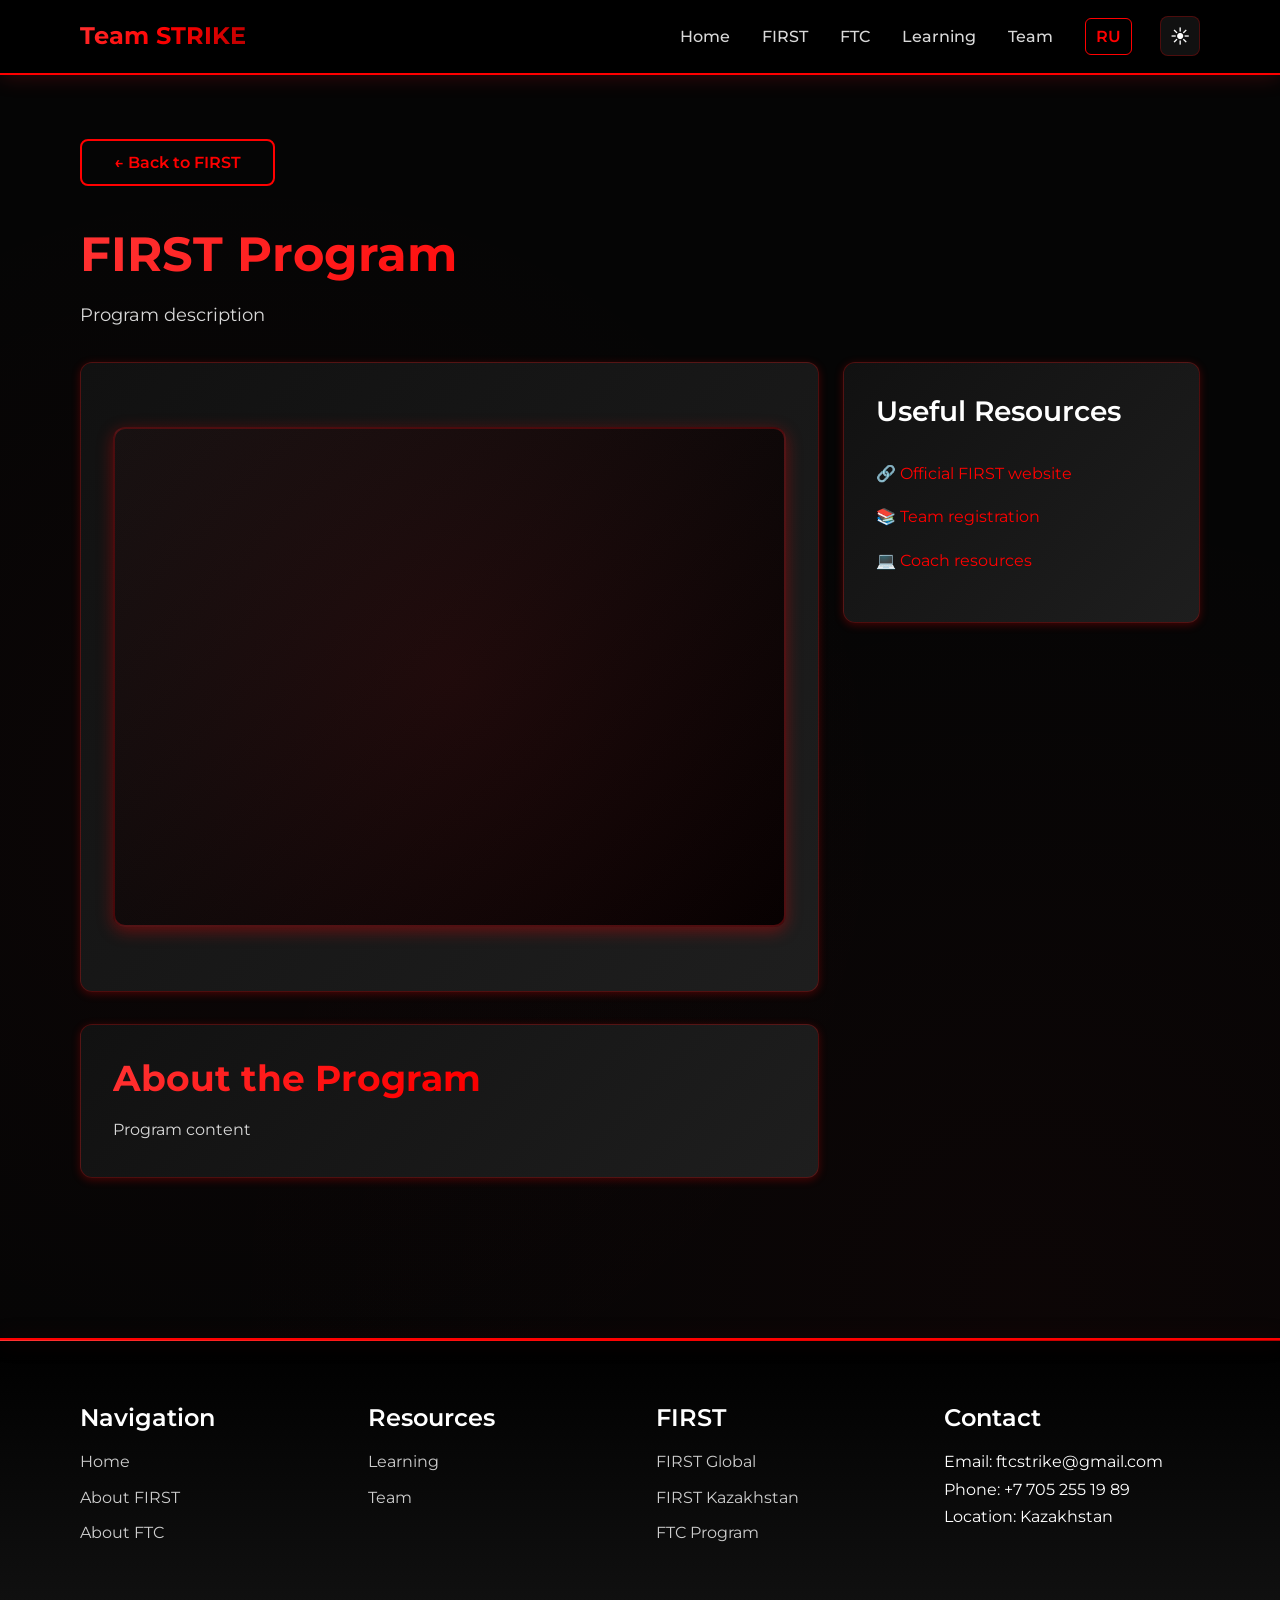
<file: en/first-program.html>
<!DOCTYPE html>
<html lang="en">
<head>
    <meta charset="UTF-8">
    <meta name="viewport" content="width=device-width, initial-scale=1.0">
    <title>FIRST Program - Team STRIKE</title>
    <link rel="preconnect" href="https://fonts.googleapis.com">
    <link rel="preconnect" href="https://fonts.gstatic.com" crossorigin>
    <link href="https://fonts.googleapis.com/css2?family=Montserrat:wght@400;500;600;700&family=Inter:wght@400;500;600;700&display=swap" rel="stylesheet">
    <link rel="stylesheet" href="../styles.css">
    <script src="../nav-script.js"></script>
    <script>
        document.addEventListener('DOMContentLoaded', function() {
            const params = new URLSearchParams(window.location.search);
            const programId = params.get('id');
            if (programId) {
                loadProgram(programId);
            }
        });

        function loadProgram(id) {
            const programs = {
                'fll': {
                    title: 'FLL - FIRST LEGO League',
                    description: 'A program for children ages 4-16 where they build LEGO robots and solve real-world problems.',
                    video: 'https://youtu.be/tzjQQcTsxV0?si=2drfF5GrYKs92rT5',
                    content: 'FIRST LEGO League introduces children to science and technology through exciting challenges.'
                },
                'ftc': {
                    title: 'FTC - FIRST Tech Challenge',
                    description: 'A robotics competition for students in grades 7-12.',
                    video: 'https://youtu.be/tzjQQcTsxV0?si=2drfF5GrYKs92rT5',
                    content: 'FTC brings together sport and science, creating an exciting experience for students.'
                },
                'frc': {
                    title: 'FRC - FIRST Robotics Competition',
                    description: 'The most advanced FIRST program for high school students.',
                    video: 'https://youtu.be/tzjQQcTsxV0?si=2drfF5GrYKs92rT5',
                    content: 'FRC is a competition where teams build industrial-scale robots for complex games.'
                }
            };

            if (programs[id]) {
                document.getElementById('program-title').textContent = programs[id].title;
                document.getElementById('program-description').textContent = programs[id].description;

                function getYouTubeId(url) {
                    if (!url) return null;
                    try {
                        const u = new URL(url);
                        const host = u.hostname.replace('www.','');
                        if (host === 'youtu.be') return u.pathname.slice(1).split(/[\/?#]/)[0] || null;
                        if (host.endsWith('youtube.com')) {
                            if (u.searchParams && u.searchParams.get('v')) return u.searchParams.get('v');
                            const parts = u.pathname.split('/').filter(Boolean);
                            const embedIndex = parts.indexOf('embed');
                            if (embedIndex !== -1 && parts[embedIndex+1]) return parts[embedIndex+1];
                            if (parts.length === 1) return parts[0];
                        }
                    } catch (e) { /* fall through */ }
                    const m = url.match(/(?:v=|\/embed\/|youtu\.be\/)([A-Za-z0-9_-]{11})/);
                    return m ? m[1] : null;
                }

                const videoUrl = programs[id].video;
                let videoId = getYouTubeId(videoUrl);
                const watchUrl = videoId ? `https://youtu.be/${videoId}` : videoUrl;
                const previewLink = document.getElementById('program-video-link');
                if (previewLink) {
                    const maxThumb = videoId ? `https://img.youtube.com/vi/${videoId}/maxresdefault.jpg` : '';
                    const hqThumb = videoId ? `https://img.youtube.com/vi/${videoId}/hqdefault.jpg` : '';
                    previewLink.href = watchUrl;
                    previewLink.target = '_blank';
                    previewLink.rel = 'noopener';
                    previewLink.style.display = 'block';
                    previewLink.style.width = '100%';
                    previewLink.style.height = '100%';
                    if (videoId) {
                        previewLink.innerHTML = `\
                            <div style="position:relative; width:100%; height:100%;">\
                                <img src="${maxThumb}" alt="${programs[id].title}" style="width:100%; height:100%; object-fit:cover; border-radius: var(--radius-md);" onerror="this.onerror=null;this.src='${hqThumb}'">\
                                <div style="position:absolute; inset:0; display:flex; align-items:center; justify-content:center;">\
                                    <span style="background:rgba(0,0,0,0.6); color:#fff; padding:12px 18px; border-radius:8px; font-weight:600;">Watch on YouTube</span>\
                                </div>\
                            </div>`;
                    } else {
                        previewLink.textContent = 'Watch on YouTube';
                    }
                }
                document.getElementById('program-content').innerHTML = programs[id].content;
            }
        }
    </script>
</head>
<body>
    <!-- Navigation -->
    <nav class="navbar">
        <div class="container">
            <a href="index.html" class="logo">Team STRIKE</a>
            <div style="display: flex; align-items: center;">
                <ul class="nav-links">
                    <li><a href="index.html">Home</a></li>
                    <li><a href="about-first.html" class="active">FIRST</a></li>
                    <li><a href="about-ftc.html">FTC</a></li>
                    <li><a href="learning.html">Learning</a></li>
                    <li><a href="team.html">Team</a></li>
                </ul>
                <a href="../first-program.html" class="lang-switcher" style="margin-right: 12px; color: var(--color-gold); text-decoration: none; font-weight: 600; border: 1px solid var(--color-gold); padding: 4px 10px; border-radius: 6px;" title="Русская версия">RU</a>
                <div class="theme-switcher" onclick="toggleTheme()" title="Toggle theme">
                    <span id="theme-icon">☀️</span>
                </div>
            </div>
        </div>
    </nav>

    <!-- Program Content -->
    <section class="section" style="padding-top: var(--spacing-lg);">
        <div class="container">
            <div style="margin-bottom: var(--spacing-md);">
                <a href="about-first.html" class="btn btn-secondary" style="margin-bottom: var(--spacing-md);">← Back to FIRST</a>
                <h1 id="program-title">FIRST Program</h1>
                <p id="program-description" style="font-size: 1.1rem; color: var(--color-text-secondary); margin-top: var(--spacing-sm);">
                    Program description
                </p>
            </div>

            <div class="grid">
                <div style="grid-column: 1 / 9;">
                    <div class="card" style="margin-bottom: var(--spacing-md);">
                        <div class="video-placeholder" style="height: 500px; padding: 0;">
                            <a id="program-video-link" style="display:block; width:100%; height:100%; text-decoration:none;"></a>
                         </div>
                    </div>

                    <div class="card">
                        <h2>About the Program</h2>
                        <div id="program-content" style="color: var(--color-text-secondary); line-height: 1.8;">
                            Program content
                        </div>
                    </div>
                </div>

                <div style="grid-column: 9 / 13;">
                    <div class="card" style="position: sticky; top: 100px;">
                        <h3 style="margin-bottom: var(--spacing-md);">Useful Resources</h3>
                        <ul id="program-resources" style="list-style: none; padding: 0;">
                            <li style="margin-bottom: var(--spacing-sm);">
                                <a href="https://www.firstinspires.org" target="_blank" style="color: var(--color-gold); text-decoration: none;">🔗 Official FIRST website</a>
                            </li>
                            <li style="margin-bottom: var(--spacing-sm);">
                                <a href="#" style="color: var(--color-gold); text-decoration: none;">📚 Team registration</a>
                            </li>
                            <li style="margin-bottom: var(--spacing-sm);">
                                <a href="#" style="color: var(--color-gold); text-decoration: none;">💻 Coach resources</a>
                            </li>
                        </ul>
                    </div>
                </div>
            </div>
        </div>
    </section>

    <!-- Footer -->
    <footer class="footer">
        <div class="container">
            <div class="footer-content">
                <div class="footer-section">
                    <h4>Navigation</h4>
                    <ul class="footer-links">
                        <li><a href="index.html">Home</a></li>
                        <li><a href="about-first.html">About FIRST</a></li>
                        <li><a href="about-ftc.html">About FTC</a></li>
                    </ul>
                </div>
                <div class="footer-section">
                    <h4>Resources</h4>
                    <ul class="footer-links">
                        <li><a href="learning.html">Learning</a></li>
                        <li><a href="team.html">Team</a></li>
                    </ul>
                </div>
                <div class="footer-section">
                    <h4>FIRST</h4>
                    <ul class="footer-links">
                        <li><a href="https://www.firstinspires.org" target="_blank">FIRST Global</a></li>
                        <li><a href="about-first.html">FIRST Kazakhstan</a></li>
                        <li><a href="about-ftc.html">FTC Program</a></li>
                    </ul>
                </div>
                <div class="footer-section">
                    <h4>Contact</h4>
                    <ul class="footer-links">
                        <li>Email: ftcstrike@gmail.com</li>
                        <li>Phone: +7 705 255 19 89</li>
                        <li>Location: Kazakhstan</li>
                    </ul>
                </div>
            </div>
        </div>
    </footer>
</body>
</html>
</file>
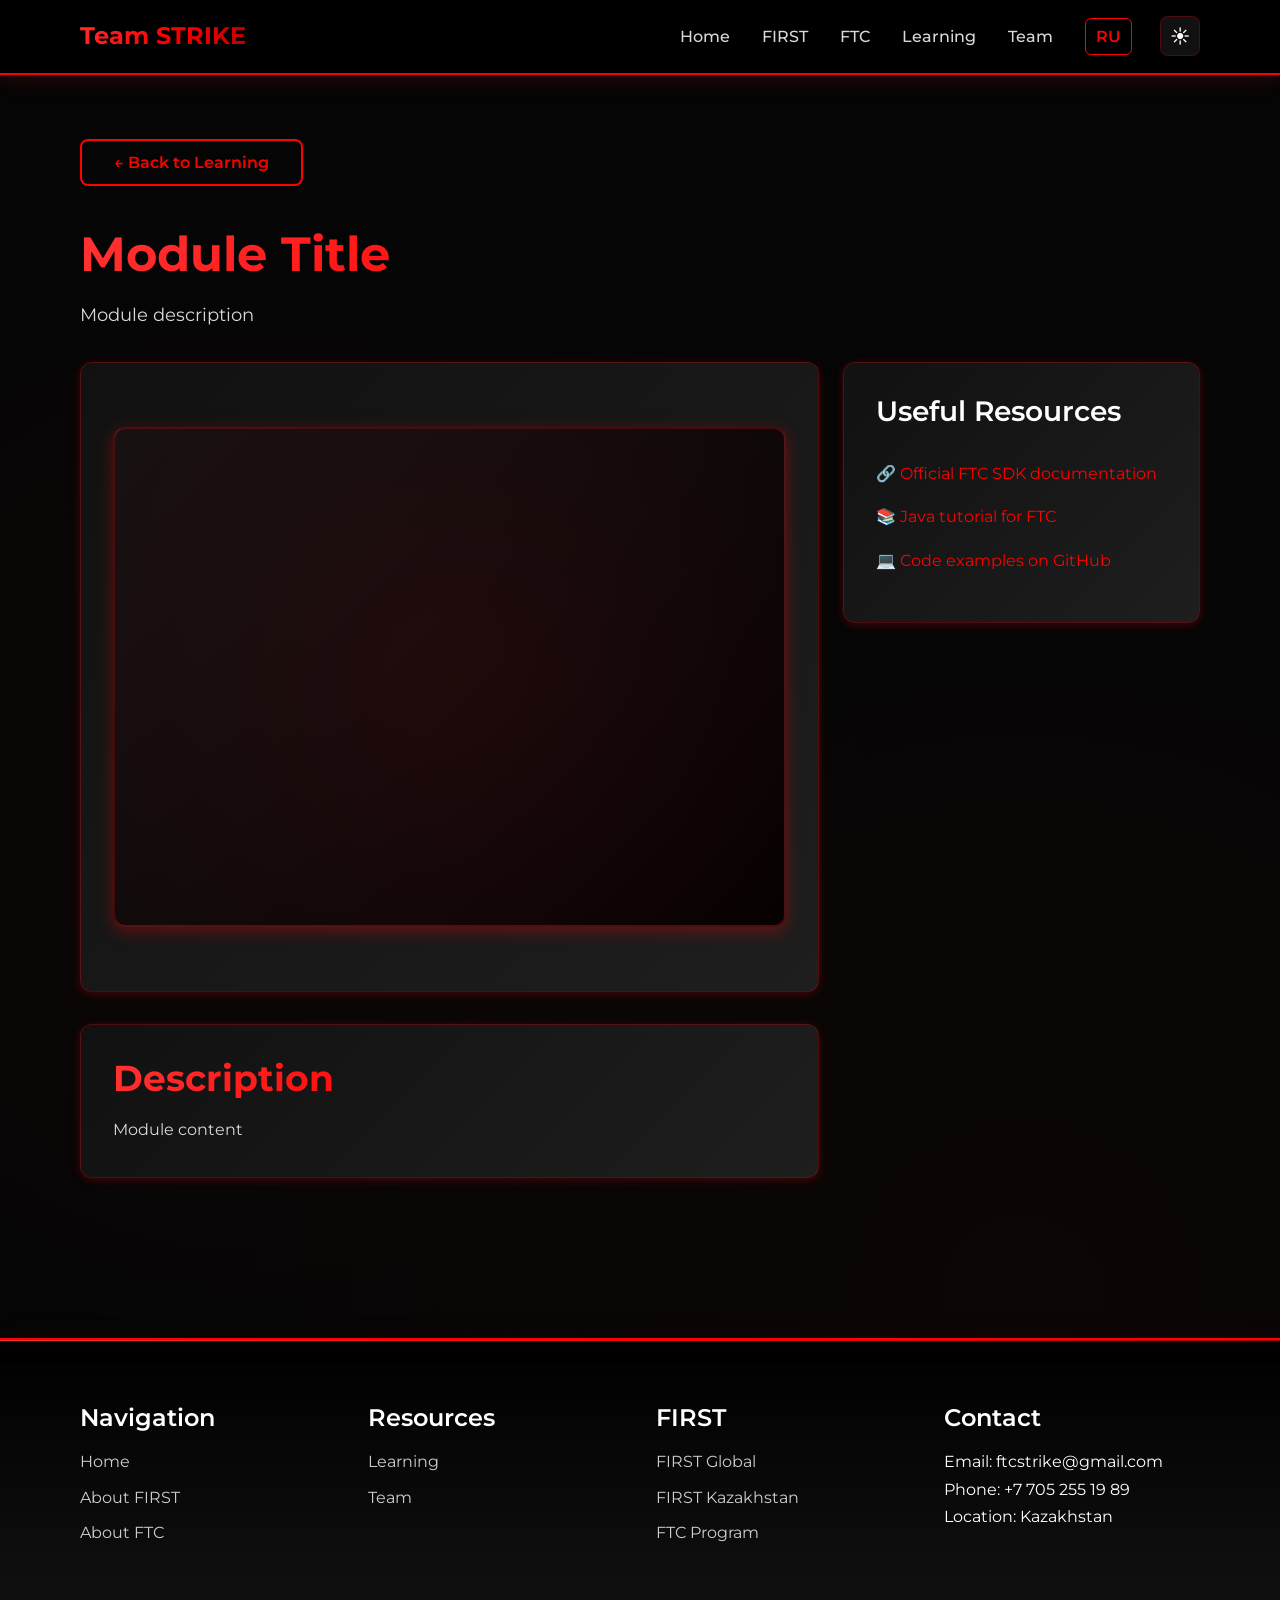
<file: en/learning-module.html>
<!DOCTYPE html>
<html lang="en">
<head>
    <meta charset="UTF-8">
    <meta name="viewport" content="width=device-width, initial-scale=1.0">
    <title>Learning Module - Team STRIKE</title>
    <link rel="preconnect" href="https://fonts.googleapis.com">
    <link rel="preconnect" href="https://fonts.gstatic.com" crossorigin>
    <link href="https://fonts.googleapis.com/css2?family=Montserrat:wght@400;500;600;700&family=Inter:wght@400;500;600;700&display=swap" rel="stylesheet">
    <link rel="stylesheet" href="../styles.css">
    <script src="../nav-script.js"></script>
    <script>
        document.addEventListener('DOMContentLoaded', function() {
            const params = new URLSearchParams(window.location.search);
            const moduleId = params.get('id');
            if (moduleId) {
                loadModule(moduleId);
            }
        });

        function loadModule(id) {
            const modules = {
                'start-kit': {
                    title: 'Minimal Starter Kit',
                    description: 'What to buy to get started with FTC: basic kit, tools, consumables.',
                    video: 'https://youtu.be/yVcR9Lx1caU?si=EutP0Y_KkDYuwil2',
                    content: 'To get started with FTC you will need the basic FTC kit, which includes all necessary components to build the robot. You will also need tools and consumables.',
                    resources: [
                        {name: 'Official FTC Store', url: 'https://www.firstinspires.org'},
                        {name: 'Component list', url: '#'}
                    ]
                },
                'first-robot': {
                    title: 'Building Your First Robot',
                    description: 'Step-by-step guide to building your first FTC robot.',
                    video: 'https://www.youtube.com/watch?v=i9KudsAFXbw',
                    content: 'Building your first robot starts with unboxing the kit and studying the components. Then follow step-by-step instructions to build a basic chassis.',
                    resources: [
                        {name: 'Build instructions', url: '#'},
                        {name: 'Video tutorials', url: '#'}
                    ]
                },
                'testing': {
                    title: 'Functionality Testing',
                    description: 'How to make sure all robot components work correctly.',
                    video: 'https://www.youtube.com/watch?v=1V9lXFRY1I8',
                    content: 'Functionality testing includes testing motors, servos, sensors and the control system.',
                    resources: [
                        {name: 'Testing checklist', url: '#'}
                    ]
                },
                'getting-started': {
                    title: 'Getting Started',
                    description: 'The essential steps for starting out with FTC.',
                    video: 'https://youtu.be/X5hxgTkrHGM?si=tuyu5QFEvHmklWoQ',
                    content: 'Start with forming a team, finding mentors and organizing your workspace.',
                    resources: [
                        {name: 'Beginner guide', url: 'https://youtu.be/X5hxgTkrHGM?si=tuyu5QFEvHmklWoQ'}
                    ]
                },
                'registration': {
                    title: 'Team Registration',
                    description: 'Step-by-step guide to registering your team with FIRST.',
                    video: 'https://youtu.be/39WJScpbIm0?si=wwoxtalzNOBwgz-b',
                    content: 'Registration includes creating an account at firstinspires.org, paying the fees and getting access to resources.',
                    resources: [
                        {name: 'FIRST Registration', url: 'https://www.firstinspires.org'}
                    ]
                },
                'season-structure': {
                    title: 'Season Structure',
                    description: 'Understanding the FTC season timeline.',
                    video: 'https://youtu.be/ihuENt-QnVQ?si=VQg_TDnD1EpIbGwc',
                    content: 'The FTC season includes Kickoff, Build Season, competitions and key deadlines.',
                    resources: [
                        {name: 'Season calendar', url: '#'}
                    ]
                },
                'drivetrains': {
                    title: 'Drivetrains',
                    description: 'Learning about different drivetrain types.',
                    video: 'https://www.youtube.com/watch?v=7-NpPBQ2tmw',
                    content: 'Drivetrains are the foundation of robot mobility. Learn the types: tank drive, mecanum, swerve and omni wheels.',
                    resources: [
                        {name: 'Drivetrain guide', url: '#'}
                    ]
                },
                'mechanisms': {
                    title: 'Mechanisms',
                    description: 'Designing effective mechanisms for your robot.',
                    video: 'https://www.youtube.com/watch?v=-4fXc-AbrWM',
                    content: 'Mechanisms include intakes, lifts, manipulators and end-effectors. Understanding mechanical advantage and gear ratios is important.',
                    resources: [
                        {name: 'Mechanism design', url: '#'}
                    ]
                },
                'electronics': {
                    title: 'Electronics',
                    description: 'Overview of FTC electronics: controllers, motors, servos.',
                    video: 'https://youtu.be/1xpbvGeQ4_M?si=-6r574attUdJK8PJ',
                    content: 'FTC uses the Control Hub, Expansion Hub, various motors and servos. Power management and safety are important.',
                    resources: [
                        {name: 'FTC Electronics', url: '#'}
                    ]
                },
                'sensors': {
                    title: 'Sensors',
                    description: 'Effective use of sensors in FTC.',
                    video: 'https://youtu.be/wdV2PYak73o?si=5D36LoAXt8CelUsy',
                    content: 'Sensors include encoders, IMU, color, distance and touch sensors. Proper integration and calibration are important.',
                    resources: [
                        {name: 'Sensor documentation', url: '#'}
                    ]
                },
                'ftc-sdk': {
                    title: 'FTC SDK',
                    description: 'Introduction to the Software Development Kit for FTC.',
                    video: 'https://youtu.be/ok1KDJOyx5k?si=HvO5JFLy8_RDJJvL',
                    content: 'The FTC SDK provides all the tools needed to program your robot. Start with installing Android Studio and setting up the project.',
                    resources: [
                        {name: 'FTC SDK GitHub', url: 'https://github.com/FIRST-Tech-Challenge'},
                        {name: 'Android Studio', url: 'https://developer.android.com/studio'}
                    ]
                },
                'autonomous': {
                    title: 'Autonomous',
                    description: 'Writing autonomous programs for the robot.',
                    video: 'https://youtu.be/qgw9m4HGRo4?si=s_i95W9-HIZ1iBqM',
                    content: 'Autonomous mode lets the robot perform tasks without operator control. Use timers, sensors and navigation.',
                    resources: [
                        {name: 'Autonomous Guide', url: '#'}
                    ]
                },
                'odometry': {
                    title: 'Odometry',
                    description: 'Advanced localization using odometry.',
                    video: 'https://youtu.be/vGR5iYv7A4w?si=eOcVBuEGSvm8uaZS',
                    content: 'Odometry lets you accurately determine the robot position on the field using dead-wheel encoders.',
                    resources: [
                        {name: 'Odometry Tutorial', url: '#'}
                    ]
                },
                'apriltag': {
                    title: 'AprilTag',
                    description: 'Image processing with AprilTag.',
                    video: 'https://youtu.be/le7XnLAmVJo?si=fazOQIBHLukMgxab',
                    content: 'AprilTag is a visual marker system that lets the robot determine its position and orientation on the field.',
                    resources: [
                        {name: 'AprilTag Documentation', url: '#'},
                        {name: 'Vision Processing', url: '#'}
                    ]
                },
                'scouting': {
                    title: 'Scouting',
                    description: 'Effective scouting techniques for competitions.',
                    video: 'https://youtu.be/EsoPn_vwibk?si=fFAnZo__hTu92p_1',
                    content: 'Scouting includes collecting data about other teams, analyzing their performance and using that information for alliance selection.',
                    resources: [
                        {name: 'Scouting Tools', url: '#'}
                    ]
                },
                'match-planning': {
                    title: 'Match Planning',
                    description: 'Developing match strategy.',
                    video: 'https://youtu.be/EsoPn_vwibk?si=fFAnZo__hTu92p_1',
                    content: 'Match planning includes developing strategy, communicating with the alliance and adapting to different conditions.',
                    resources: [
                        {name: 'Strategy Guide', url: '#'}
                    ]
                },
                'safety': {
                    title: 'Safety in FTC',
                    description: 'Safety rules when working with robots.',
                    video: 'https://youtu.be/sbT-5sDdWFQ?si=Q3oaXN2cQ3IH7FqR',
                    content: 'Safety is the number one priority. Learn the safety rules when working with tools, electronics and at competitions.',
                    resources: [
                        {name: 'Safety Manual', url: '#'}
                    ]
                },
                'team-organization': {
                    title: 'Team Organization',
                    description: 'How to effectively organize team work.',
                    video: 'https://youtu.be/sV0SZKG_lj8?si=HhqzcHz2VNcL2x66',
                    content: 'Effective organization includes assigning roles, planning meetings and managing time.',
                    resources: [
                        {name: 'Team Templates', url: '#'}
                    ]
                },
                'portfolio': {
                    title: 'Portfolio Keeping',
                    description: 'How to maintain an Engineering Notebook.',
                    video: 'https://youtu.be/3D5HJFXABio?si=DS4DKhzl_0gTv0Ht',
                    content: 'The Engineering Notebook is an important document that shows the process of the team. Important for the Inspire and Think awards.',
                    resources: [
                        {name: 'Notebook Guide', url: '#'}
                    ]
                }
            };

            if (modules[id]) {
                const module = modules[id];
                document.getElementById('module-title').textContent = module.title;
                document.getElementById('module-description').textContent = module.description;

                function getYouTubeId(url) {
                    if (!url) return null;
                    try {
                        const u = new URL(url);
                        const host = u.hostname.replace('www.','');
                        if (host === 'youtu.be') {
                            return u.pathname.slice(1).split(/[\/?#]/)[0] || null;
                        }
                        if (host.endsWith('youtube.com')) {
                            if (u.searchParams && u.searchParams.get('v')) return u.searchParams.get('v');
                            const parts = u.pathname.split('/').filter(Boolean);
                            const embedIndex = parts.indexOf('embed');
                            if (embedIndex !== -1 && parts[embedIndex+1]) return parts[embedIndex+1];
                            if (parts.length === 1) return parts[0];
                        }
                    } catch (e) { /* fall through */ }
                    const m = url.match(/(?:v=|\/embed\/|youtu\.be\/)([A-Za-z0-9_-]{11})/);
                    return m ? m[1] : null;
                }

                let videoId = getYouTubeId(module.video);
                if (!videoId && module.resources && module.resources.length) {
                    const res = module.resources.find(r => /youtu/.test(r.url));
                    if (res) videoId = getYouTubeId(res.url);
                }

                const watchUrl = videoId ? `https://youtu.be/${videoId}` : module.video;
                const videoLink = document.getElementById('module-video-link');
                if (videoLink) {
                    const thumb = videoId ? `https://img.youtube.com/vi/${videoId}/hqdefault.jpg` : '';
                    videoLink.href = watchUrl;
                    videoLink.target = '_blank';
                    videoLink.rel = 'noopener';
                    videoLink.style.display = 'block';
                    videoLink.style.width = '100%';
                    videoLink.style.height = '100%';
                    videoLink.innerHTML = thumb
                        ? `<div style="position:relative; width:100%; height:100%;">
                                <img src="${thumb}" alt="${module.title}" style="width:100%; height:100%; object-fit:cover; border-radius: var(--radius-md);">
                                <div style="position:absolute; inset:0; display:flex; align-items:center; justify-content:center;">
                                    <span style="background:rgba(0,0,0,0.6); color:#fff; padding:12px 18px; border-radius:8px; font-weight:600;">Watch on YouTube</span>
                                </div>
                           </div>`
                        : `<span style="display:inline-block; padding:12px 18px; background:var(--color-gold); color:#000; border-radius:8px;">Watch on YouTube</span>`;
                }

                document.getElementById('module-content').innerHTML = module.content;

                const resourcesList = document.getElementById('module-resources');
                if (resourcesList && module.resources) {
                    resourcesList.innerHTML = module.resources.map(r =>
                        `<li style="margin-bottom: var(--spacing-sm);">
                            <a href="${r.url}" target="_blank" style="color: var(--color-gold); text-decoration: none;">🔗 ${r.name}</a>
                        </li>`
                    ).join('');
                }
            }
        }
    </script>
</head>
<body>
    <!-- Navigation -->
    <nav class="navbar">
        <div class="container">
            <a href="index.html" class="logo">Team STRIKE</a>
            <div style="display: flex; align-items: center;">
                <ul class="nav-links">
                    <li><a href="index.html">Home</a></li>
                    <li><a href="about-first.html">FIRST</a></li>
                    <li><a href="about-ftc.html">FTC</a></li>
                    <li><a href="learning.html" class="active">Learning</a></li>
                    <li><a href="team.html">Team</a></li>
                </ul>
                <a href="../learning-module.html" class="lang-switcher" style="margin-right: 12px; color: var(--color-gold); text-decoration: none; font-weight: 600; border: 1px solid var(--color-gold); padding: 4px 10px; border-radius: 6px;" title="Русская версия">RU</a>
                <div class="theme-switcher" onclick="toggleTheme()" title="Toggle theme">
                    <span id="theme-icon">☀️</span>
                </div>
            </div>
        </div>
    </nav>

    <!-- Module Content -->
    <section class="section" style="padding-top: var(--spacing-lg);">
        <div class="container">
            <div style="margin-bottom: var(--spacing-md);">
                <a href="learning.html" class="btn btn-secondary" style="margin-bottom: var(--spacing-md);">← Back to Learning</a>
                <h1 id="module-title">Module Title</h1>
                <p id="module-description" style="font-size: 1.1rem; color: var(--color-text-secondary); margin-top: var(--spacing-sm);">
                    Module description
                </p>
            </div>

            <div class="grid">
                <div style="grid-column: 1 / 9;">
                    <div class="card" style="margin-bottom: var(--spacing-md);">
                        <div class="video-placeholder" style="height: 500px; padding: 0; position: relative;">
                            <a id="module-video-link" style="display:block; width:100%; height:100%; text-decoration:none;"></a>
                        </div>
                    </div>

                    <div class="card">
                        <h2>Description</h2>
                        <div id="module-content" style="color: var(--color-text-secondary); line-height: 1.8;">
                            Module content
                        </div>
                    </div>
                </div>

                <div style="grid-column: 9 / 13;">
                    <div class="card" style="position: sticky; top: 100px;">
                        <h3 style="margin-bottom: var(--spacing-md);">Useful Resources</h3>
                        <ul id="module-resources" style="list-style: none; padding: 0;">
                            <li style="margin-bottom: var(--spacing-sm);">
                                <a href="#" style="color: var(--color-gold); text-decoration: none;">🔗 Official FTC SDK documentation</a>
                            </li>
                            <li style="margin-bottom: var(--spacing-sm);">
                                <a href="#" style="color: var(--color-gold); text-decoration: none;">📚 Java tutorial for FTC</a>
                            </li>
                            <li style="margin-bottom: var(--spacing-sm);">
                                <a href="#" style="color: var(--color-gold); text-decoration: none;">💻 Code examples on GitHub</a>
                            </li>
                        </ul>
                    </div>
                </div>
            </div>
        </div>
    </section>

    <!-- Footer -->
    <footer class="footer">
        <div class="container">
            <div class="footer-content">
                <div class="footer-section">
                    <h4>Navigation</h4>
                    <ul class="footer-links">
                        <li><a href="index.html">Home</a></li>
                        <li><a href="about-first.html">About FIRST</a></li>
                        <li><a href="about-ftc.html">About FTC</a></li>
                    </ul>
                </div>
                <div class="footer-section">
                    <h4>Resources</h4>
                    <ul class="footer-links">
                        <li><a href="learning.html">Learning</a></li>
                        <li><a href="team.html">Team</a></li>
                    </ul>
                </div>
                <div class="footer-section">
                    <h4>FIRST</h4>
                    <ul class="footer-links">
                        <li><a href="https://www.firstinspires.org" target="_blank">FIRST Global</a></li>
                        <li><a href="about-first.html">FIRST Kazakhstan</a></li>
                        <li><a href="about-ftc.html">FTC Program</a></li>
                    </ul>
                </div>
                <div class="footer-section">
                    <h4>Contact</h4>
                    <ul class="footer-links">
                        <li>Email: ftcstrike@gmail.com</li>
                        <li>Phone: +7 705 255 19 89</li>
                        <li>Location: Kazakhstan</li>
                    </ul>
                </div>
            </div>
        </div>
    </footer>
</body>
</html>
</file>
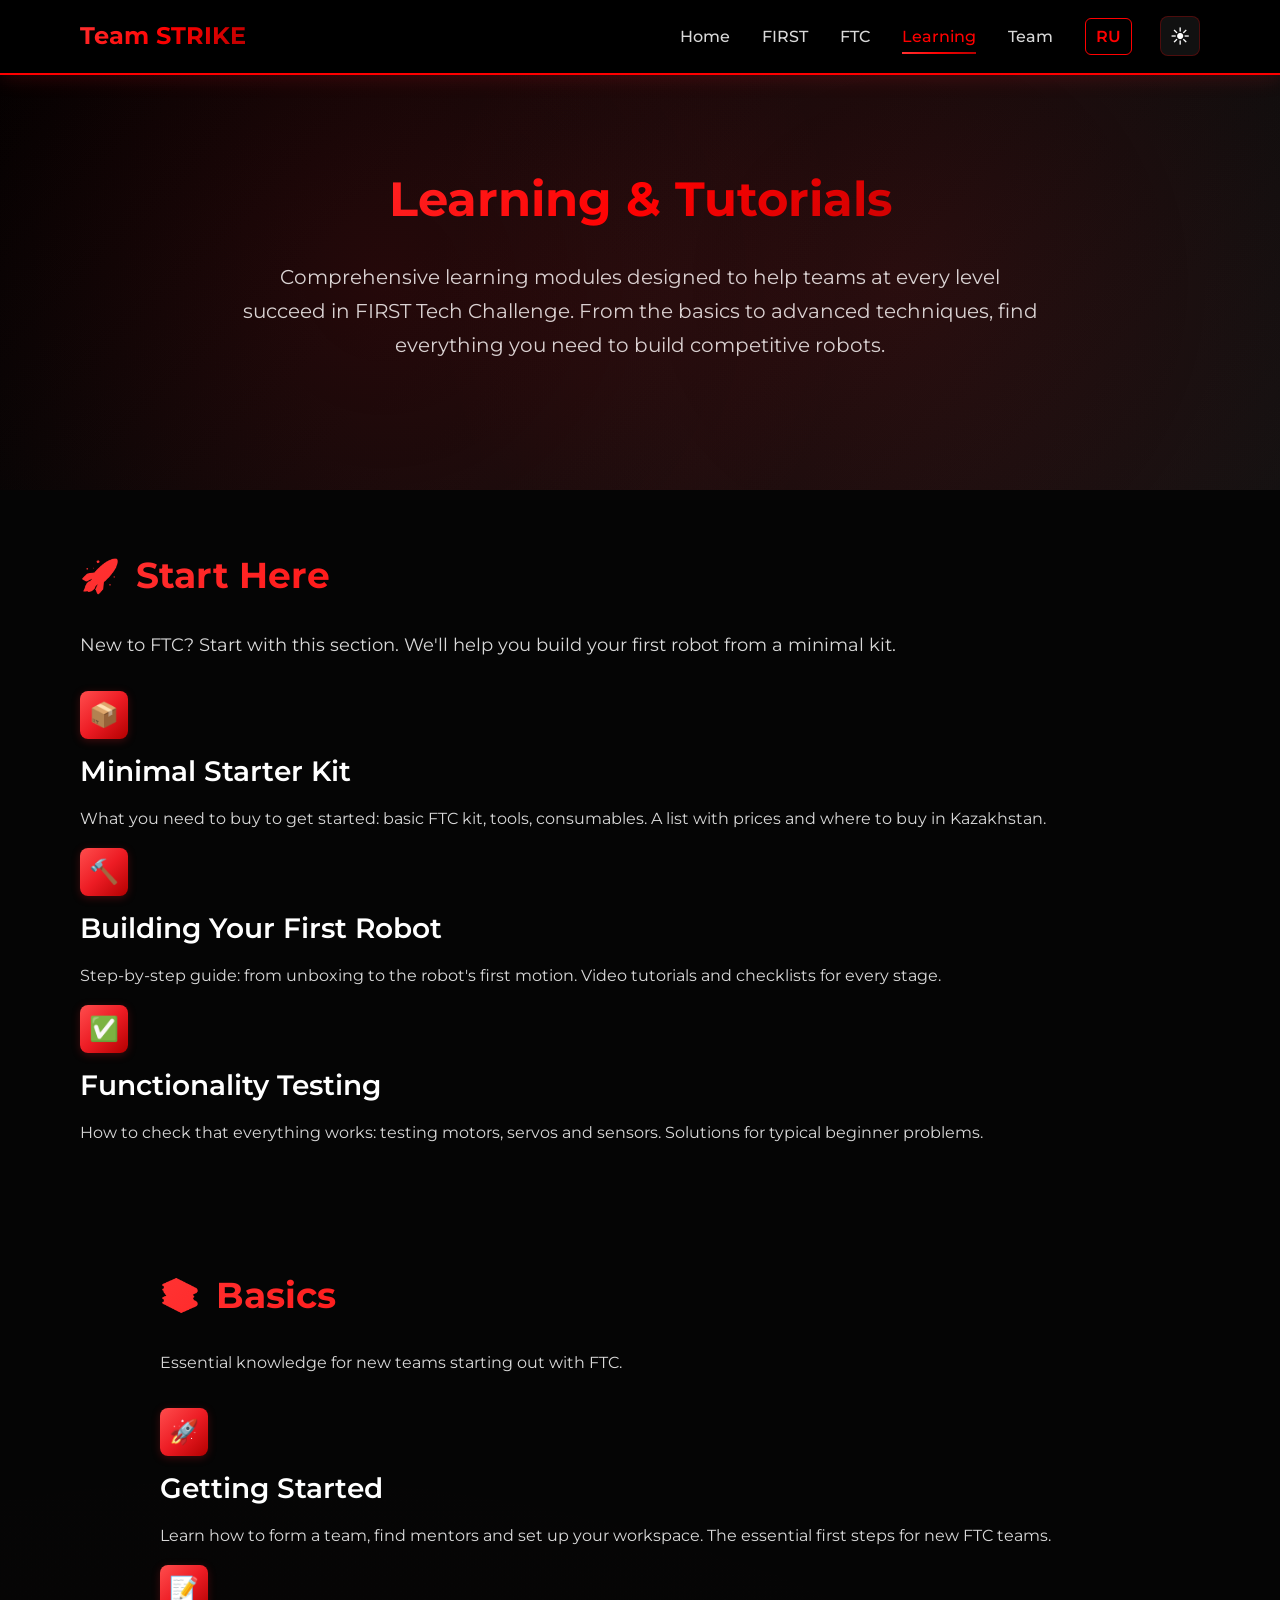
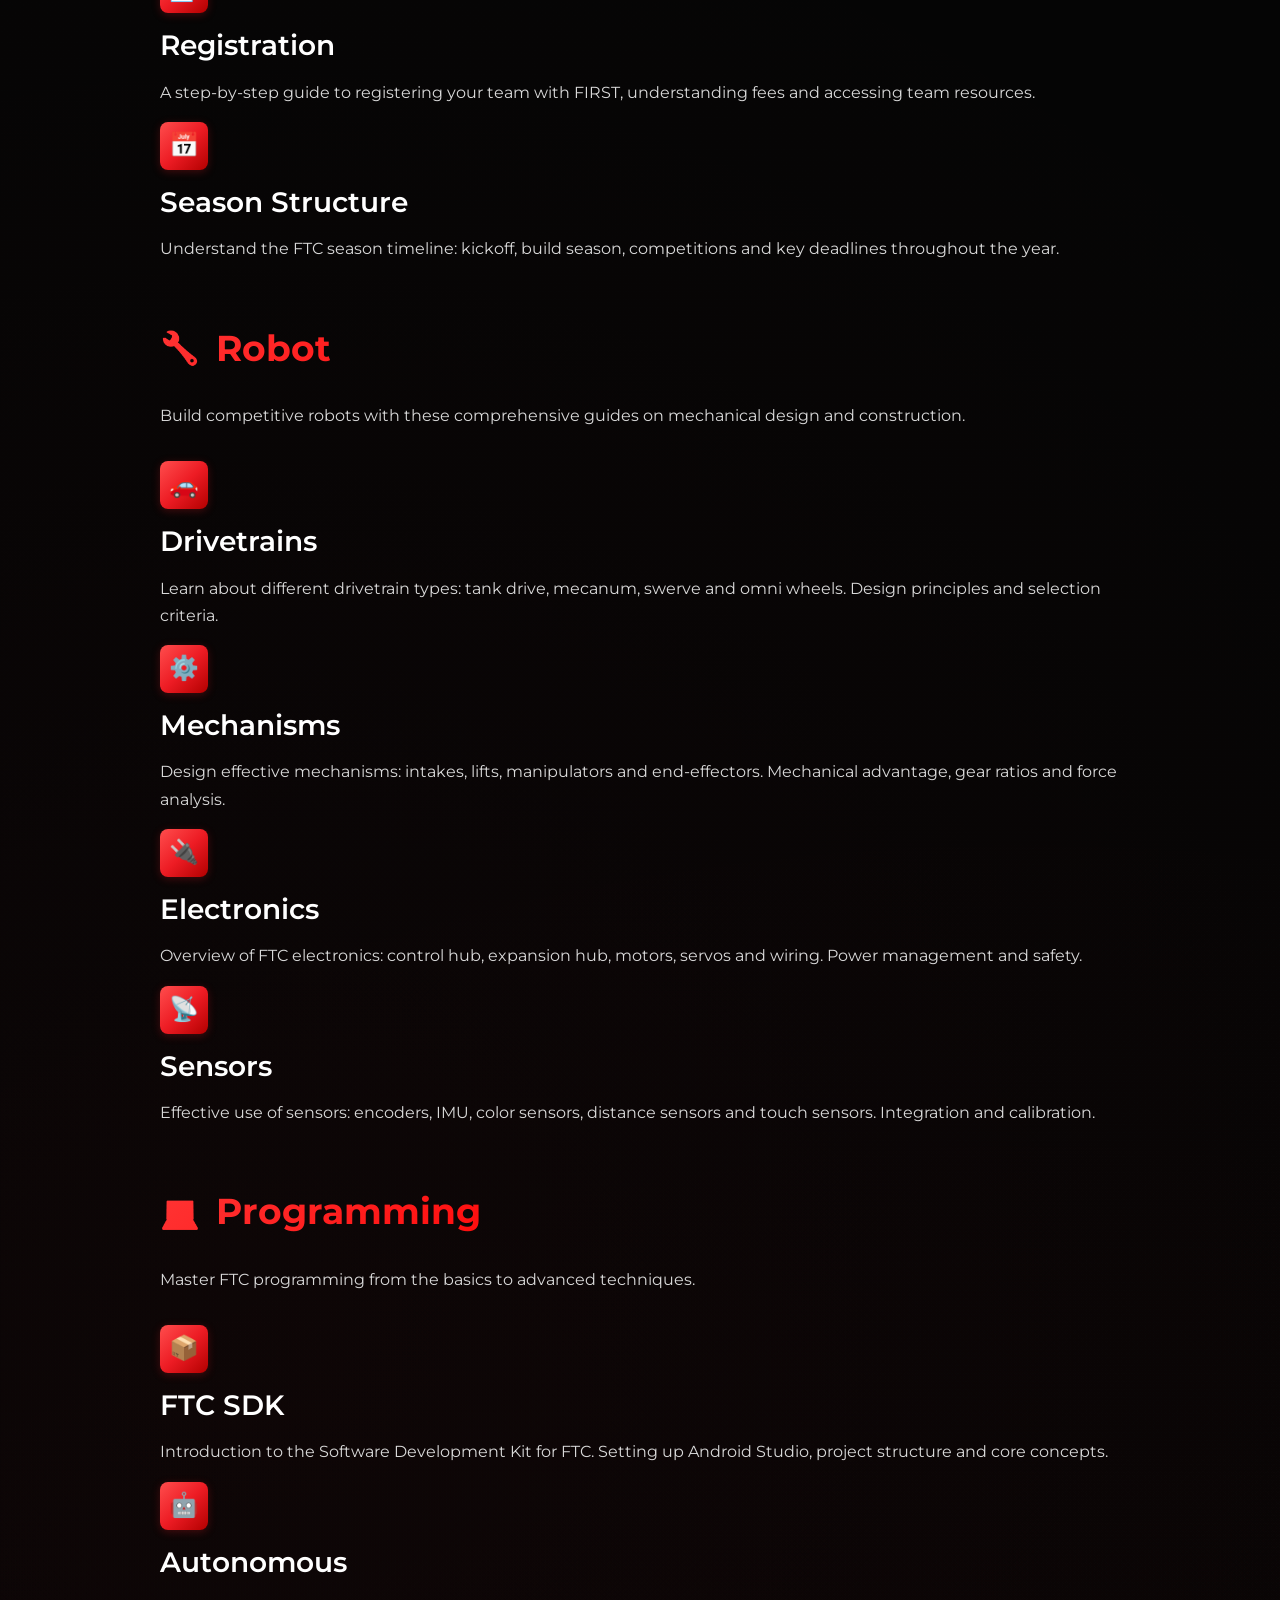
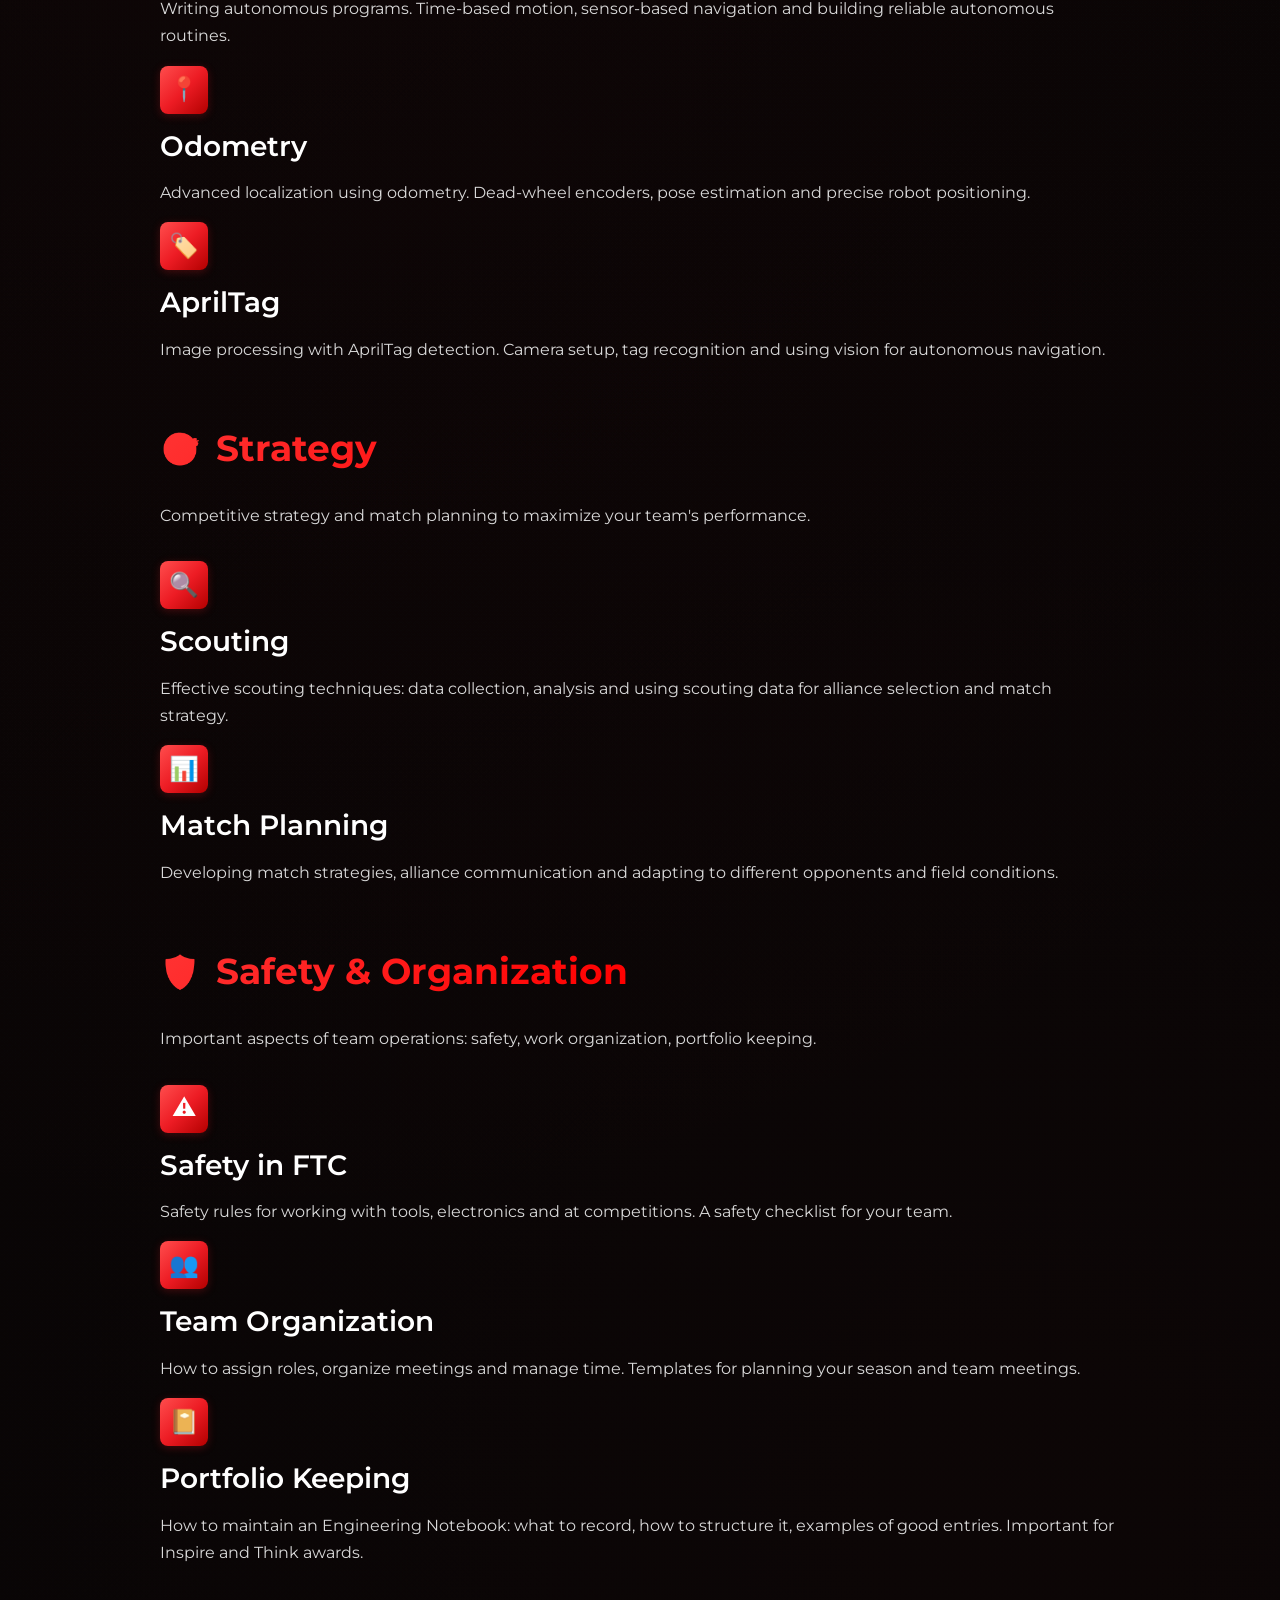
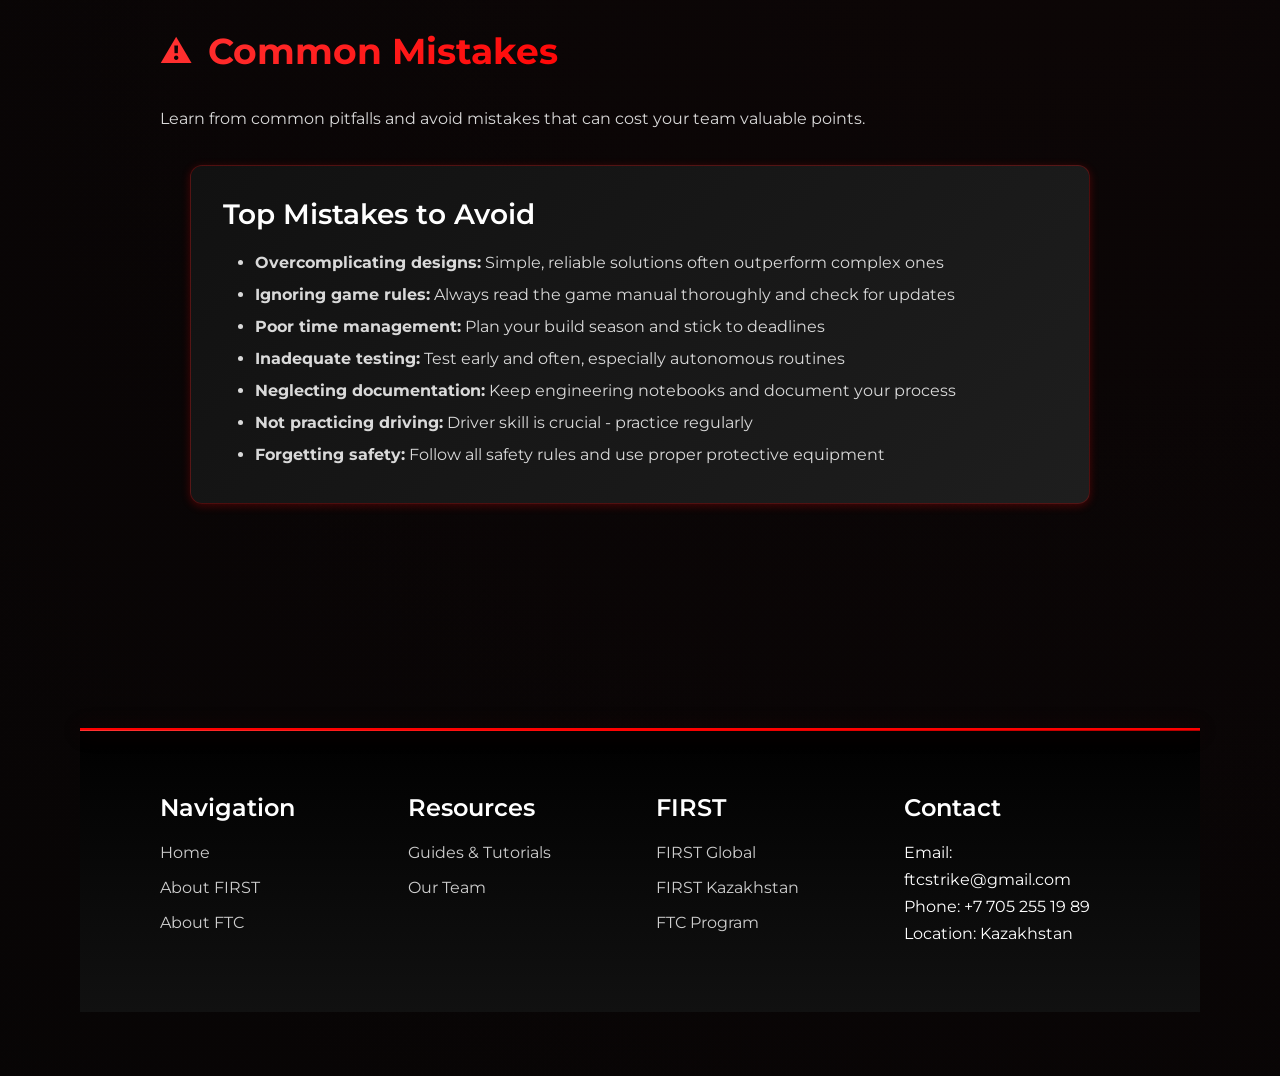
<file: en/learning.html>
<!DOCTYPE html>
<html lang="en">
<head>
    <meta charset="UTF-8">
    <meta name="viewport" content="width=device-width, initial-scale=1.0">
    <title>Learning & Tutorials - Team STRIKE</title>
    <link rel="preconnect" href="https://fonts.googleapis.com">
    <link rel="preconnect" href="https://fonts.gstatic.com" crossorigin>
    <link href="https://fonts.googleapis.com/css2?family=Montserrat:wght@400;500;600;700&family=Inter:wght@400;500;600;700&display=swap" rel="stylesheet">
    <link rel="stylesheet" href="../styles.css">
    <script src="../nav-script.js"></script>
</head>
<body>
    <!-- Navigation -->
    <nav class="navbar">
        <div class="container">
            <a href="index.html" class="logo">Team STRIKE</a>
            <div style="display: flex; align-items: center;">
                <ul class="nav-links">
                    <li><a href="index.html">Home</a></li>
                    <li><a href="about-first.html">FIRST</a></li>
                    <li><a href="about-ftc.html">FTC</a></li>
                    <li><a href="learning.html">Learning</a></li>
                    <li><a href="team.html">Team</a></li>
                </ul>
                <a href="../learning.html" class="lang-switcher" style="margin-right: 12px; color: var(--color-gold); text-decoration: none; font-weight: 600; border: 1px solid var(--color-gold); padding: 4px 10px; border-radius: 6px;" title="Русская версия">RU</a>
                <div class="theme-switcher" onclick="toggleTheme()" title="Toggle theme">
                    <span id="theme-icon">☀️</span>
                </div>
            </div>
        </div>
    </nav>

    <!-- Page Header -->
    <section class="hero" style="min-height: 400px;">
        <div class="container">
            <div style="text-align: center;">
                <h1>Learning & Tutorials</h1>
                <p style="font-size: 1.25rem; max-width: 800px; margin: var(--spacing-md) auto; color: var(--color-text-secondary);">
                    Comprehensive learning modules designed to help teams at every level succeed in FIRST Tech
                    Challenge. From the basics to advanced techniques, find everything you need to build
                    competitive robots.
                </p>
            </div>
        </div>
    </section>

    <!-- Start Here Section -->
    <section class="section">
        <div class="container">
            <div style="margin-bottom: var(--spacing-lg);">
                <h2 style="margin-bottom: var(--spacing-md); display: flex; align-items: center; gap: var(--spacing-sm);">
                    <span style="font-size: 2rem;">🚀</span> Start Here
                </h2>
                <p style="margin-bottom: var(--spacing-md); color: var(--color-text-secondary); font-size: 1.1rem;">
                    New to FTC? Start with this section. We'll help you build your first robot from a minimal kit.
                </p>
                <div class="learning-modules">
                    <div class="module-card" onclick="window.location.href='learning-module.html?id=start-kit'">
                        <div class="card-icon">📦</div>
                        <h3>Minimal Starter Kit</h3>
                        <p>
                            What you need to buy to get started: basic FTC kit, tools, consumables. A list with
                            prices and where to buy in Kazakhstan.
                        </p>
                    </div>
                    <div class="module-card" onclick="window.location.href='learning-module.html?id=first-robot'">
                        <div class="card-icon">🔨</div>
                        <h3>Building Your First Robot</h3>
                        <p>
                            Step-by-step guide: from unboxing to the robot's first motion. Video tutorials and
                            checklists for every stage.
                        </p>
                    </div>
                    <div class="module-card" onclick="window.location.href='learning-module.html?id=testing'">
                        <div class="card-icon">✅</div>
                        <h3>Functionality Testing</h3>
                        <p>
                            How to check that everything works: testing motors, servos and sensors. Solutions
                            for typical beginner problems.
                        </p>
                    </div>
                </div>
            </div>

    <!-- Learning Modules -->
    <section class="section">
        <div class="container">
            <!-- Basics Module -->
            <div style="margin-bottom: var(--spacing-lg);">
                <h2 style="margin-bottom: var(--spacing-md); display: flex; align-items: center; gap: var(--spacing-sm);">
                    <span style="font-size: 2rem;">📚</span> Basics
                </h2>
                <p style="margin-bottom: var(--spacing-md); color: var(--color-text-secondary);">
                    Essential knowledge for new teams starting out with FTC.
                </p>
                <div class="learning-modules">
                    <div class="module-card" onclick="window.location.href='learning-module.html?id=getting-started'">
                        <div class="card-icon">🚀</div>
                        <h3>Getting Started</h3>
                        <p>
                            Learn how to form a team, find mentors and set up your workspace. The essential
                            first steps for new FTC teams.
                        </p>
                    </div>
                    <div class="module-card" onclick="window.location.href='learning-module.html?id=registration'">
                        <div class="card-icon">📝</div>
                        <h3>Registration</h3>
                        <p>
                            A step-by-step guide to registering your team with FIRST, understanding fees and
                            accessing team resources.
                        </p>
                    </div>
                    <div class="module-card" onclick="window.location.href='learning-module.html?id=season-structure'">
                        <div class="card-icon">📅</div>
                        <h3>Season Structure</h3>
                        <p>
                            Understand the FTC season timeline: kickoff, build season, competitions and key
                            deadlines throughout the year.
                        </p>
                    </div>
                </div>
            </div>

            <!-- Robot Module -->
            <div style="margin-bottom: var(--spacing-lg);">
                <h2 style="margin-bottom: var(--spacing-md); display: flex; align-items: center; gap: var(--spacing-sm);">
                    <span style="font-size: 2rem;">🔧</span> Robot
                </h2>
                <p style="margin-bottom: var(--spacing-md); color: var(--color-text-secondary);">
                    Build competitive robots with these comprehensive guides on mechanical design and construction.
                </p>
                <div class="learning-modules">
                    <div class="module-card" onclick="window.location.href='learning-module.html?id=drivetrains'">
                        <div class="card-icon">🚗</div>
                        <h3>Drivetrains</h3>
                        <p>
                            Learn about different drivetrain types: tank drive, mecanum, swerve and omni
                            wheels. Design principles and selection criteria.
                        </p>
                    </div>
                    <div class="module-card" onclick="window.location.href='learning-module.html?id=mechanisms'">
                        <div class="card-icon">⚙️</div>
                        <h3>Mechanisms</h3>
                        <p>
                            Design effective mechanisms: intakes, lifts, manipulators and end-effectors.
                            Mechanical advantage, gear ratios and force analysis.
                        </p>
                    </div>
                    <div class="module-card" onclick="window.location.href='learning-module.html?id=electronics'">
                        <div class="card-icon">🔌</div>
                        <h3>Electronics</h3>
                        <p>
                            Overview of FTC electronics: control hub, expansion hub, motors, servos and wiring.
                            Power management and safety.
                        </p>
                    </div>
                    <div class="module-card" onclick="window.location.href='learning-module.html?id=sensors'">
                        <div class="card-icon">📡</div>
                        <h3>Sensors</h3>
                        <p>
                            Effective use of sensors: encoders, IMU, color sensors, distance sensors and touch
                            sensors. Integration and calibration.
                        </p>
                    </div>
                </div>
            </div>

            <!-- Programming Module -->
            <div style="margin-bottom: var(--spacing-lg);">
                <h2 style="margin-bottom: var(--spacing-md); display: flex; align-items: center; gap: var(--spacing-sm);">
                    <span style="font-size: 2rem;">💻</span> Programming
                </h2>
                <p style="margin-bottom: var(--spacing-md); color: var(--color-text-secondary);">
                    Master FTC programming from the basics to advanced techniques.
                </p>
                <div class="learning-modules">
                    <div class="module-card" onclick="window.location.href='learning-module.html?id=ftc-sdk'">
                        <div class="card-icon">📦</div>
                        <h3>FTC SDK</h3>
                        <p>
                            Introduction to the Software Development Kit for FTC. Setting up Android Studio,
                            project structure and core concepts.
                        </p>
                    </div>
                    <div class="module-card" onclick="window.location.href='learning-module.html?id=autonomous'">
                        <div class="card-icon">🤖</div>
                        <h3>Autonomous</h3>
                        <p>
                            Writing autonomous programs. Time-based motion, sensor-based navigation and
                            building reliable autonomous routines.
                        </p>
                    </div>
                    <div class="module-card" onclick="window.location.href='learning-module.html?id=odometry'">
                        <div class="card-icon">📍</div>
                        <h3>Odometry</h3>
                        <p>
                            Advanced localization using odometry. Dead-wheel encoders, pose estimation and
                            precise robot positioning.
                        </p>
                    </div>
                    <div class="module-card" onclick="window.location.href='learning-module.html?id=apriltag'">
                        <div class="card-icon">🏷️</div>
                        <h3>AprilTag</h3>
                        <p>
                            Image processing with AprilTag detection. Camera setup, tag recognition and using
                            vision for autonomous navigation.
                        </p>
                    </div>
                </div>
            </div>

            <!-- Strategy Module -->
            <div style="margin-bottom: var(--spacing-lg);">
                <h2 style="margin-bottom: var(--spacing-md); display: flex; align-items: center; gap: var(--spacing-sm);">
                    <span style="font-size: 2rem;">🎯</span> Strategy
                </h2>
                <p style="margin-bottom: var(--spacing-md); color: var(--color-text-secondary);">
                    Competitive strategy and match planning to maximize your team's performance.
                </p>
                <div class="learning-modules">
                    <div class="module-card" onclick="window.location.href='learning-module.html?id=scouting'">
                        <div class="card-icon">🔍</div>
                        <h3>Scouting</h3>
                        <p>
                            Effective scouting techniques: data collection, analysis and using scouting data
                            for alliance selection and match strategy.
                        </p>
                    </div>
                    <div class="module-card" onclick="window.location.href='learning-module.html?id=match-planning'">
                        <div class="card-icon">📊</div>
                        <h3>Match Planning</h3>
                        <p>
                            Developing match strategies, alliance communication and adapting to different
                            opponents and field conditions.
                        </p>
                    </div>
                </div>
            </div>

            <!-- Safety & Organization -->
            <div style="margin-bottom: var(--spacing-lg);">
                <h2 style="margin-bottom: var(--spacing-md); display: flex; align-items: center; gap: var(--spacing-sm);">
                    <span style="font-size: 2rem;">🛡️</span> Safety & Organization
                </h2>
                <p style="margin-bottom: var(--spacing-md); color: var(--color-text-secondary);">
                    Important aspects of team operations: safety, work organization, portfolio keeping.
                </p>
                <div class="learning-modules">
                    <div class="module-card" onclick="window.location.href='learning-module.html?id=safety'">
                        <div class="card-icon">⚠️</div>
                        <h3>Safety in FTC</h3>
                        <p>
                            Safety rules for working with tools, electronics and at competitions. A safety
                            checklist for your team.
                        </p>
                    </div>
                    <div class="module-card" onclick="window.location.href='learning-module.html?id=team-organization'">
                        <div class="card-icon">👥</div>
                        <h3>Team Organization</h3>
                        <p>
                            How to assign roles, organize meetings and manage time. Templates for planning
                            your season and team meetings.
                        </p>
                    </div>
                    <div class="module-card" onclick="window.location.href='learning-module.html?id=portfolio'">
                        <div class="card-icon">📔</div>
                        <h3>Portfolio Keeping</h3>
                        <p>
                            How to maintain an Engineering Notebook: what to record, how to structure it,
                            examples of good entries. Important for Inspire and Think awards.
                        </p>
                    </div>
                </div>
            </div>

            <!-- Common Mistakes -->
            <div style="margin-bottom: var(--spacing-lg);">
                <h2 style="margin-bottom: var(--spacing-md); display: flex; align-items: center; gap: var(--spacing-sm);">
                    <span style="font-size: 2rem;">⚠️</span> Common Mistakes
                </h2>
                <p style="margin-bottom: var(--spacing-md); color: var(--color-text-secondary);">
                    Learn from common pitfalls and avoid mistakes that can cost your team valuable points.
                </p>
                <div class="card" style="max-width: 900px; margin: 0 auto;">
                    <h3>Top Mistakes to Avoid</h3>
                    <ul style="margin-left: var(--spacing-md); color: var(--color-text-secondary); line-height: 2;">
                        <li><strong>Overcomplicating designs:</strong> Simple, reliable solutions often outperform complex ones</li>
                        <li><strong>Ignoring game rules:</strong> Always read the game manual thoroughly and check for updates</li>
                        <li><strong>Poor time management:</strong> Plan your build season and stick to deadlines</li>
                        <li><strong>Inadequate testing:</strong> Test early and often, especially autonomous routines</li>
                        <li><strong>Neglecting documentation:</strong> Keep engineering notebooks and document your process</li>
                        <li><strong>Not practicing driving:</strong> Driver skill is crucial - practice regularly</li>
                        <li><strong>Forgetting safety:</strong> Follow all safety rules and use proper protective equipment</li>
                    </ul>
                </div>
            </div>
        </div>
    </section>

    <!-- Footer -->
    <footer class="footer">
        <div class="container">
            <div class="footer-content">
                <div class="footer-section">
                    <h4>Navigation</h4>
                    <ul class="footer-links">
                        <li><a href="index.html">Home</a></li>
                        <li><a href="about-first.html">About FIRST</a></li>
                        <li><a href="about-ftc.html">About FTC</a></li>
                    </ul>
                </div>
                <div class="footer-section">
                    <h4>Resources</h4>
                    <ul class="footer-links">
                        <li><a href="learning.html">Guides & Tutorials</a></li>
                        <li><a href="team.html">Our Team</a></li>
                    </ul>
                </div>
                <div class="footer-section">
                    <h4>FIRST</h4>
                    <ul class="footer-links">
                        <li><a href="https://www.firstinspires.org" target="_blank">FIRST Global</a></li>
                        <li><a href="about-first.html">FIRST Kazakhstan</a></li>
                        <li><a href="about-ftc.html">FTC Program</a></li>
                    </ul>
                </div>
                <div class="footer-section">
                    <h4>Contact</h4>
                    <ul class="footer-links">
                        <li>Email: ftcstrike@gmail.com</li>
                        <li>Phone: +7 705 255 19 89</li>
                        <li>Location: Kazakhstan</li>
                    </ul>
                </div>
            </div>
        </div>
    </footer>
</body>
</html>
</file>
<file: styles.css>
/* ============================================
   FTC Kazakhstan Team Website - Main Stylesheet
   ============================================ */

/* Reset & Base Styles */
* {
    margin: 0;
    padding: 0;
    box-sizing: border-box;
}

:root {
    --color-white: #FFFFFF;
    --color-black: #000000;
    --color-dark-black: #111111;

    /* STRIKE RED */
    --color-gold: #FF0000;
    --color-gold-light: #FF3333;
    --color-gold-dark: #B30000;

    --color-gold-gradient: linear-gradient(
        135deg,
        #FF3333 0%,
        #FF0000 50%,
        #B30000 100%
    );

    --color-light-gray: #1E1E1E;
    --color-medium-gray: #df0707;

    --color-text-primary: #FFFFFF;
    --color-text-secondary: #D9D9D9;
    --color-text-gold: #FF0000;

    /* Background colors */
    --bg-primary: #050505;
    --bg-secondary: #111111;

    --bg-card: linear-gradient(
        135deg,
        #111111 0%,
        #1E1E1E 100%
    );

    --bg-card-hover: linear-gradient(
        135deg,
        #1E1E1E 0%,
        #2A2A2A 100%
    );

    --border-color: rgba(255, 0, 0, 0.25);

    /* Typography */
    --font-primary: 'Montserrat', 'Inter', -apple-system, BlinkMacSystemFont, 'Segoe UI', sans-serif;

    /* Spacing System */
    --spacing-xs: 8px;
    --spacing-sm: 16px;
    --spacing-md: 32px;
    --spacing-lg: 64px;
    --spacing-xl: 96px;

    /* Border Radius */
    --radius-sm: 8px;
    --radius-md: 12px;

    /* Shadows */
    --shadow-sm: 0 2px 8px rgba(255, 0, 0, 0.25);
    --shadow-md: 0 4px 16px rgba(255, 0, 0, 0.35);
    --shadow-lg: 0 8px 32px rgba(255, 0, 0, 0.45);
    --shadow-gold: 0 0 20px rgba(255, 0, 0, 0.55);

    /* Grid */
    --grid-columns: 12;
    --grid-gutter: 24px;
    --grid-margin: 80px;
}
/* Animations */
@keyframes fadeInUp {
    from {
        opacity: 0;
        transform: translateY(30px);
    }
    to {
        opacity: 1;
        transform: translateY(0);
    }
}

@keyframes shimmer {
    0% {
        background-position: -1000px 0;
    }
    100% {
        background-position: 1000px 0;
    }
}

@keyframes pulse {
    0%, 100% {
        transform: scale(1);
        box-shadow: 0 0 0 0 rgba(237, 28, 36, 0.7);
    }
    50% {
        transform: scale(1.05);
        box-shadow: 0 0 0 10px rgba(237, 28, 36, 0);
    }
}

@keyframes slideIn {
    from {
        opacity: 0;
        transform: translateX(-20px);
    }
    to {
        opacity: 1;
        transform: translateX(0);
    }
}

body {
    font-family: var(--font-primary) !important;
    color: var(--color-text-primary);
    line-height: 1.7;
    background-color: var(--bg-primary);
    background-image:
        radial-gradient(circle at 20% 50%, rgba(237, 28, 36, 0.03) 0%, transparent 50%),
        radial-gradient(circle at 80% 80%, rgba(237, 28, 36, 0.03) 0%, transparent 50%);
    animation: fadeInUp 0.6s ease-out;
    transition: background-color 0.3s ease, color 0.3s ease;
}

[data-theme="light"] body {
    background-image:
        radial-gradient(circle at 20% 50%, rgba(237, 28, 36, 0.015) 0%, transparent 50%),
        radial-gradient(circle at 40% 70%, rgba(237, 28, 36, 0.015) 0%, transparent 50%),
        radial-gradient(circle at 80% 80%, rgba(237, 28, 36, 0.015) 0%, transparent 50%),
        radial-gradient(circle at 60% 30%, rgba(237, 28, 36, 0.015) 0%, transparent 50%);
    background-color: #FDFCFB;
}

/* Background image overlay for hero sections */
.hero-bg {
    position: relative;
}.hero-bg::before {
    content: '';
    position: absolute;
    top: 0;
    left: 0;
    right: 0;
    bottom: 0;
    background-image: var(--hero-bg-image, none);
    background-size: cover;
    background-position: center;
    opacity: 0.15;
    z-index: 0;
    filter: blur(8px);
    transform: scale(1.1);
}
.hero-bg > * {
    position: relative;
    z-index: 1;
}

/* Typography */
h1, h2, h3, h4, h5, h6 {
    font-family: var(--font-primary);
    font-weight: 700;
    line-height: 1.2;
    margin-bottom: var(--spacing-sm);
}

h1 {
    font-size: 3rem;
    background: var(--color-gold-gradient);
    -webkit-background-clip: text;
    -webkit-text-fill-color: transparent;
    background-clip: text;
    animation: fadeInUp 0.8s ease-out;
}

h2 {
    font-size: 2.25rem;
    background: var(--color-gold-gradient);
    -webkit-background-clip: text;
    -webkit-text-fill-color: transparent;
    background-clip: text;
    animation: fadeInUp 0.8s ease-out;
}

h3 {
    font-size: 1.75rem;
    color: var(--color-text-primary);
    font-weight: 600;
}

h4 {
    font-size: 1.5rem;
    color: var(--color-gold);
    font-weight: 600;
}

[data-theme="light"] h3 {
    color: #2C2A27;
}

[data-theme="light"] h4 {
    color: #ED1C24; /* FTC Red */
}

h5, h6 {
    color: var(--color-text-primary);
}

p {
    font-family: var(--font-primary);
    margin-bottom: var(--spacing-sm);
    color: var(--color-text-secondary);
}

[data-theme="light"] p {
    color: #5A5753;
    line-height: 1.8;
}

/* Container & Grid System */
.container {
    max-width: 1440px;
    margin: 0 auto;
    padding: 0 var(--grid-margin);
}
.grid {
    display: grid;
    grid-template-columns: repeat(var(--grid-columns), 1fr);
    gap: var(--grid-gutter);
}

/* Navigation */
.navbar {
    background-color: rgba(0, 0, 0, 0.95);
    backdrop-filter: blur(10px);
    box-shadow: 0 2px 20px rgba(237, 28, 36, 0.2);
    position: sticky;
    top: 0;
    z-index: 1000;
    padding: var(--spacing-sm) 0;
    border-bottom: 2px solid var(--color-gold);
}

[data-theme="light"] .navbar {
    background-color: rgba(253, 252, 251, 0.95);
    backdrop-filter: blur(20px);
    box-shadow: 0 2px 8px rgba(237, 28, 36, 0.12);
    border-bottom: 2px solid rgba(237, 28, 36, 0.2);
}

.navbar .container {
    display: flex;
    justify-content: space-between;
    align-items: center;
}

.logo {
    font-family: var(--font-primary);
    font-size: 1.5rem;
    font-weight: 700;
    background: var(--color-gold-gradient);
    -webkit-background-clip: text;
    -webkit-text-fill-color: transparent;
    background-clip: text;
    text-decoration: none;
    position: relative;
    transition: all 0.3s ease;
}

.logo::after {
    content: '';
    position: absolute;
    bottom: -4px;
    left: 0;
    width: 0;
    height: 2px;
    background: var(--color-gold-gradient);
    transition: width 0.3s ease;
}

.logo:hover::after {
    width: 100%;
}

.nav-links {
    display: flex;
    list-style: none;
    gap: var(--spacing-md);
}

.nav-links a {
    color: var(--color-text-secondary);
    text-decoration: none;
    font-weight: 500;
    transition: all 0.3s ease;
    position: relative;
    padding: var(--spacing-xs) 0;
}

[data-theme="light"] .nav-links a {
    color: #5A5753;
}

[data-theme="light"] .nav-links a:hover {
    color: #ED1C24;
}

[data-theme="light"] .nav-links a.active {
    color: #ED1C24;
}

/* FTC Red navigation links */
[data-theme="light"] .nav-links li:nth-child(2) a:hover,
[data-theme="light"] .nav-links li:nth-child(2) a.active,
[data-theme="light"] .nav-links li:nth-child(3) a:hover,
[data-theme="light"] .nav-links li:nth-child(3) a.active,
[data-theme="light"] .nav-links li:nth-child(4) a:hover,
[data-theme="light"] .nav-links li:nth-child(4) a.active,
[data-theme="light"] .nav-links li:nth-child(5) a:hover,
[data-theme="light"] .nav-links li:nth-child(5) a.active {
    color: #ED1C24;
}
[data-theme="light"] .nav-links li:nth-child(3) a:hover,
[data-theme="light"] .nav-links li:nth-child(3) a.active,
[data-theme="light"] .nav-links li:nth-child(4) a:hover,
[data-theme="light"] .nav-links li:nth-child(4) a.active,
[data-theme="light"] .nav-links li:nth-child(5) a:hover,
[data-theme="light"] .nav-links li:nth-child(5) a.active {
    color: #ED1C24;
}

.nav-links a::after {
    content: '';
    position: absolute;
    bottom: 0;
    left: 0;
    width: 0;
    height: 2px;
    background: var(--color-gold-gradient);
    transition: width 0.3s ease;
}

.nav-links a:hover {
    color: var(--color-gold);
    transform: translateY(-2px);
}

.nav-links a:hover::after {
    width: 100%;
}

.nav-links a.active {
    color: var(--color-gold);
}

.nav-links a.active::after {
    width: 100%;
}

/* Buttons */
.btn {
    display: inline-block;
    padding: var(--spacing-xs) var(--spacing-md);
    border-radius: var(--radius-sm);
    text-decoration: none;
    font-weight: 600;
    transition: all 0.3s ease;
    border: none;
    cursor: pointer;
    font-family: var(--font-primary);
    position: relative;
    overflow: hidden;
}

.btn::before {
    content: '';
    position: absolute;
    top: 50%;
    left: 50%;
    width: 0;
    height: 0;
    border-radius: 50%;
    background: rgba(255, 255, 255, 0.3);
    transform: translate(-50%, -50%);
    transition: width 0.6s, height 0.6s;
}

.btn:hover::before {
    width: 300px;
    height: 300px;
}

.btn-primary {
    background: var(--color-gold-gradient);
    color: #FFFFFF;
    box-shadow: var(--shadow-sm);
    position: relative;
    z-index: 1;
}

[data-theme="light"] .btn-primary {
    background: linear-gradient(
        135deg,
        #FF4D4D 0%,
        #ED1C24 50%,
        #B30000 100%
    );
    color: #FFFFFF;
}

.btn-primary:hover {
    transform: translateY(-3px) scale(1.05);
    box-shadow: var(--shadow-lg);
    animation: pulse 1.5s infinite;
}

.btn-secondary {
    background-color: transparent;
    color: var(--color-gold);
    border: 2px solid var(--color-gold);
    position: relative;
    z-index: 1;
}

.btn-secondary:hover {
    background: var(--color-gold-gradient);
    color: #FFFFFF;
    border-color: var(--color-gold);
    transform: translateY(-3px);
    box-shadow: var(--shadow-md);
}
/* Cards */
.card {
    background: var(--bg-card);
    border: 1px solid var(--border-color);
    border-radius: var(--radius-md);
    padding: var(--spacing-md);
    box-shadow: var(--shadow-sm);
    transition: all 0.4s cubic-bezier(0.175, 0.885, 0.32, 1.275);
    position: relative;
    overflow: hidden;
    animation: fadeInUp 0.6s ease-out;
    cursor: pointer;
}

.card::before {
    content: '';
    position: absolute;
    top: 0;
    left: -100%;
    width: 100%;
    height: 100%;
    background: linear-gradient(
        90deg,
        transparent,
        rgba(237, 28, 36, 0.1),
        transparent
    );
    transition: left 0.5s;
}

.card:hover::before {
    left: 100%;
}

.card:hover {
    transform: translateY(-8px) scale(1.02);
    box-shadow: var(--shadow-lg);
    border-color: #ED1C24;
    background: var(--bg-card-hover);
}

[data-theme="light"] .card {
    box-shadow: 0 1px 3px rgba(0, 0, 0, 0.12);
}

[data-theme="light"] .card:hover {
    box-shadow: 0 4px 16px rgba(237, 28, 36, 0.15);
    border-color: rgba(237, 28, 36, 0.35);
}

.card-icon {
    width: 48px;
    height: 48px;
    background: linear-gradient(
        135deg,
        #FF4D4D 0%,
        #ED1C24 50%,
        #B30000 100%
    );
    border-radius: var(--radius-sm);
    display: flex;
    align-items: center;
    justify-content: center;
    margin-bottom: var(--spacing-sm);
    color: #FFFFFF;
    font-size: 1.5rem;
    box-shadow: 0 2px 8px rgba(237, 28, 36, 0.25);
    transition: all 0.3s ease;
}

[data-theme="light"] .card-icon {
    box-shadow: 0 2px 8px rgba(237, 28, 36, 0.25);
}

.card:hover .card-icon {
    transform: rotate(5deg) scale(1.1);
    box-shadow: 0 0 20px rgba(237, 28, 36, 0.55);
}/* Card icons */
[data-theme="light"] .card-icon {
    background: linear-gradient(
        135deg,
        #FF4D4D 0%,
        #ED1C24 50%,
        #B30000 100%
    );
    box-shadow: 0 2px 8px rgba(237, 28, 36, 0.25);
}

.card:hover .card-icon {
    transform: rotate(5deg) scale(1.1);
    box-shadow: 0 0 20px rgba(237, 28, 36, 0.55);
}

/* Hero Section */
.hero {
    background:
        radial-gradient(circle at 30% 50%, rgba(237, 28, 36, 0.10) 0%, transparent 50%),
        radial-gradient(circle at 70% 50%, rgba(237, 28, 36, 0.10) 0%, transparent 50%),
        linear-gradient(135deg, var(--color-black) 0%, var(--color-dark-black) 100%);
    padding: var(--spacing-xl) 0;
    min-height: 600px;
    display: flex;
    align-items: center;
    position: relative;
    overflow: hidden;
}

[data-theme="light"] .hero {
    background:
        radial-gradient(circle at 20% 40%, rgba(237, 28, 36, 0.03) 0%, transparent 50%),
        radial-gradient(circle at 50% 60%, rgba(237, 28, 36, 0.025) 0%, transparent 50%),
        radial-gradient(circle at 80% 50%, rgba(237, 28, 36, 0.03) 0%, transparent 50%),
        radial-gradient(circle at 30% 80%, rgba(237, 28, 36, 0.025) 0%, transparent 50%),
        linear-gradient(135deg, #FDFCFB 0%, #F5F3F0 100%);
}

.hero::before {
    content: '';
    position: absolute;
    top: -50%;
    right: -50%;
    width: 200%;
    height: 200%;
    background: radial-gradient(
        circle,
        rgba(237, 28, 36, 0.05) 0%,
        transparent 70%
    );
    animation: pulse 4s ease-in-out infinite;
}

.hero-content {
    grid-column: 1 / 7;
}

.hero-illustration {
    grid-column: 7 / 13;
    display: flex;
    align-items: center;
    justify-content: center;
}

.hero-illustration img {
    max-width: 100%;
    height: auto;
}

/* Section Spacing */
.section {
    padding: var(--spacing-lg) 0;
}

.section-title {
    font-family: var(--font-primary);
    text-align: center;
    margin-bottom: var(--spacing-md);
    background: var(--color-gold-gradient);
    -webkit-background-clip: text;
    -webkit-text-fill-color: transparent;
    background-clip: text;
    position: relative;
    animation: fadeInUp 0.8s ease-out;
}
/* Section Titles - FTC Red Theme */
[data-theme="light"] .section-title {
    background: linear-gradient(
        135deg,
        #FF4D4D 0%,
        #ED1C24 50%,
        #B30000 100%
    );
    -webkit-background-clip: text;
    -webkit-text-fill-color: transparent;
    background-clip: text;
}

.section-title::after {
    content: '';
    position: absolute;
    bottom: -10px;
    left: 50%;
    transform: translateX(-50%);
    width: 100px;
    height: 3px;
    border-radius: 2px;
    background: linear-gradient(
        135deg,
        #FF4D4D 0%,
        #ED1C24 50%,
        #B30000 100%
    );
}

.section-subtitle {
    font-family: var(--font-primary);
    text-align: center;
    color: var(--color-text-secondary);
    margin-bottom: var(--spacing-md);
    max-width: 800px;
    margin-left: auto;
    margin-right: auto;
    animation: fadeInUp 1s ease-out;
}

[data-theme="light"] .section-subtitle {
    color: #5A5753;
}
[data-theme="light"] .team-preview {
    background: linear-gradient(135deg, #FDFCFB 0%, #F5F3F0 100%);
    border: 1px solid rgba(237, 28, 36, 0.15);
    box-shadow: 0 2px 8px rgba(0, 0, 0, 0.08);
}

[data-theme="light"] .team-preview:hover {
    border-color: rgba(237, 28, 36, 0.3);
    box-shadow: 0 4px 16px rgba(0, 0, 0, 0.15);
}

.team-preview-image {
    width: 100%;
    height: 300px;
    object-fit: cover;
    border-radius: var(--radius-sm);
    background: linear-gradient(135deg, var(--color-dark-black) 0%, var(--color-light-gray) 100%);
    border: 2px solid rgba(237, 28, 36, 0.3);
    transition: all 0.3s ease;
}

[data-theme="light"] .module-card {
    box-shadow: 0 1px 3px rgba(0, 0, 0, 0.12);
}

[data-theme="light"] .module-card:hover {
    box-shadow: 0 4px 16px rgba(0, 0, 0, 0.15);
    border-color: rgba(237, 28, 36, 0.3);
}

/* FTC Red hover */
[data-theme="light"] .module-card:nth-child(3n+1):hover,
[data-theme="light"] .module-card:nth-child(3n+2):hover,
[data-theme="light"] .module-card:nth-child(3n+3):hover {
    border-color: rgba(237, 28, 36, 0.35);
}.module-card::after {
    content: '';
    position: absolute;
    top: -50%;
    right: -50%;
    width: 200%;
    height: 200%;
    background: radial-gradient(
        circle,
        rgba(237, 28, 36, 0.10) 0%,
        transparent 70%
    );
    opacity: 0;
    transition: opacity 0.4s ease;
}

.module-card:hover::after {
    opacity: 1;
}

.module-card:hover {
    border-color: var(--color-gold);
    box-shadow: var(--shadow-lg);
    transform: translateY(-5px) scale(1.02);
}

/* Footer */
.footer {
    background: linear-gradient(180deg, var(--color-black) 0%, var(--color-dark-black) 100%);
    color: var(--color-white);
    padding: var(--spacing-lg) 0;
    margin-top: var(--spacing-xl);
    border-top: 2px solid var(--color-gold);
    position: relative;
}

[data-theme="light"] .footer {
    background: linear-gradient(180deg, #F5F3F0 0%, #EBE8E4 100%);
    color: #2C2A27;
    border-top: 2px solid rgba(237, 28, 36, 0.2);
}

.footer::before {
    content: '';
    position: absolute;
    top: 0;
    left: 0;
    right: 0;
    height: 1px;
    background: var(--color-gold-gradient);
    box-shadow: 0 0 20px rgba(237, 28, 36, 0.5);
}

.footer-content {
    display: grid;
    grid-template-columns: repeat(4, 1fr);
    gap: var(--spacing-md);
}

.footer-section h4 {
    color: var(--color-white);
    margin-bottom: var(--spacing-sm);
}

[data-theme="light"] .footer-section h4 {
    color: #2C2A27;
}

.footer-links {
    list-style: none;
}

.footer-links a {
    color: rgba(255, 255, 255, 0.8);
    text-decoration: none;
    display: block;
    margin-bottom: var(--spacing-xs);
    transition: color 0.3s ease;
}

[data-theme="light"] .footer-links a {
    color: #5A5753;
}

[data-theme="light"] .footer-links a:hover {
    color: #ED1C24;
}

.footer-links a:hover {
    color: var(--color-gold);
    transform: translateX(5px);
    transition: all 0.3s ease;
}

/* Glossary Sidebar */
.glossary-sidebar {
    background: linear-gradient(135deg, var(--color-dark-black) 0%, var(--color-light-gray) 100%);
    border: 1px solid rgba(237, 28, 36, 0.3);
    border-radius: var(--radius-md);
    padding: var(--spacing-md);
    position: sticky;
    top: 100px;
    box-shadow: var(--shadow-md);
}

[data-theme="light"] .glossary-sidebar {
    background: linear-gradient(135deg, #FDFCFB 0%, #F5F3F0 100%);
    border: 1px solid rgba(237, 28, 36, 0.15);
    box-shadow: 0 2px 8px rgba(0, 0, 0, 0.08);
}

.glossary-item {
    margin-bottom: var(--spacing-md);
    padding-bottom: var(--spacing-md);
    border-bottom: 1px solid var(--color-medium-gray);
}

.glossary-item:last-child {
    border-bottom: none;
}.glossary-term {
    font-weight: 700;
    background: linear-gradient(
        135deg,
        #FF4D4D 0%,
        #ED1C24 50%,
        #B30000 100%
    );
    -webkit-background-clip: text;
    -webkit-text-fill-color: transparent;
    background-clip: text;
    margin-bottom: var(--spacing-xs);
    transition: all 0.3s ease;
}

.glossary-item:hover .glossary-term {
    transform: translateX(5px);
}

/* Infographic */
.infographic {
    background: linear-gradient(135deg, var(--color-dark-black) 0%, var(--color-light-gray) 100%);
    border: 1px solid rgba(237, 28, 36, 0.3);
    border-radius: var(--radius-md);
    padding: var(--spacing-md);
    margin: var(--spacing-md) 0;
    box-shadow: var(--shadow-md);
}

[data-theme="light"] .infographic {
    background: linear-gradient(135deg, #FDFCFB 0%, #F5F3F0 100%);
    border: 1px solid rgba(237, 28, 36, 0.15);
    box-shadow: 0 2px 8px rgba(0, 0, 0, 0.08);
}

.infographic-step {
    display: flex;
    align-items: center;
    gap: var(--spacing-md);
    margin-bottom: var(--spacing-md);
    padding: var(--spacing-sm);
    background: linear-gradient(135deg, var(--color-dark-black) 0%, var(--color-light-gray) 100%);
    border: 1px solid rgba(237, 28, 36, 0.2);
    border-radius: var(--radius-sm);
    transition: all 0.3s ease;
    animation: slideIn 0.6s ease-out;
}

[data-theme="light"] .infographic-step {
    background: linear-gradient(135deg, #F5F3F0 0%, #FDFCFB 100%);
    border: 1px solid rgba(237, 28, 36, 0.12);
}

[data-theme="light"] .infographic-step:hover {
    border-color: rgba(237, 28, 36, 0.25);
    background: linear-gradient(135deg, #FDFCFB 0%, #EBE8E4 100%);
}

.infographic-step:hover {
    transform: translateX(10px);
    border-color: var(--color-gold);
    box-shadow: var(--shadow-sm);
}

.step-number {
    width: 40px;
    height: 40px;
    background: linear-gradient(
        135deg,
        #FF4D4D 0%,
        #ED1C24 50%,
        #B30000 100%
    );
    color: white;
    border-radius: 50%;
    display: flex;
    align-items: center;
    justify-content: center;
    font-weight: 700;
    flex-shrink: 0;
    box-shadow: 0 2px 8px rgba(237, 28, 36, 0.25);
    transition: all 0.3s ease;
}

.infographic-step:hover .step-number {
    transform: scale(1.2) rotate(360deg);
    box-shadow: 0 0 20px rgba(237, 28, 36, 0.55);
}

/* Member Cards */
.member-grid {
    display: grid;
    grid-template-columns: repeat(auto-fit, minmax(250px, 1fr));
    gap: var(--spacing-md);
}.member-card {
    text-align: center;
    background: linear-gradient(135deg, var(--color-dark-black) 0%, var(--color-light-gray) 100%);
    border: 1px solid rgba(237, 28, 36, 0.2);
    border-radius: var(--radius-md);
    padding: var(--spacing-md);
    box-shadow: var(--shadow-sm);
    transition: all 0.4s cubic-bezier(0.175, 0.885, 0.32, 1.275);
    position: relative;
    overflow: hidden;
}

[data-theme="light"] .member-card {
    background: linear-gradient(135deg, #FDFCFB 0%, #F5F3F0 100%);
    border: 1px solid rgba(237, 28, 36, 0.12);
    box-shadow: 0 1px 3px rgba(0, 0, 0, 0.1);
}

[data-theme="light"] .member-card:hover {
    border-color: rgba(237, 28, 36, 0.3);
    box-shadow: 0 4px 16px rgba(237, 28, 36, 0.15);
}

.member-card::before {
    content: '';
    position: absolute;
    top: 0;
    left: 0;
    right: 0;
    height: 3px;
    background: linear-gradient(
        135deg,
        #FF4D4D 0%,
        #ED1C24 50%,
        #B30000 100%
    );
    transform: scaleX(0);
    transition: transform 0.4s ease;
}

.member-card:hover::before {
    transform: scaleX(1);
}

.member-card:hover {
    transform: translateY(-8px) scale(1.05);
    box-shadow: var(--shadow-lg);
    border-color: var(--color-gold);
}

.member-photo {
    width: 150px;
    height: 150px;
    border-radius: 50%;
    object-fit: cover;
    margin: 0 auto var(--spacing-sm);
    background: linear-gradient(135deg, var(--color-dark-black) 0%, var(--color-light-gray) 100%);
    border: 3px solid rgba(237, 28, 36, 0.5);
    display: block;
    transition: all 0.4s ease;
    box-shadow: var(--shadow-sm);
}

[data-theme="light"] .member-photo {
    background: linear-gradient(135deg, #F5F3F0 0%, #EBE8E4 100%);
    border: 3px solid rgba(237, 28, 36, 0.25);
    box-shadow: 0 2px 8px rgba(0, 0, 0, 0.08);
}

.member-card:hover .member-photo {
    border-color: #ED1C24;
    box-shadow: 0 0 20px rgba(237, 28, 36, 0.55);
    transform: scale(1.1) rotate(5deg);
}

/* Banner */
.banner {
    width: 100%;
    height: 400px;
    object-fit: cover;
    border-radius: var(--radius-md);
    margin-bottom: var(--spacing-md);
    background: linear-gradient(135deg, var(--color-dark-black) 0%, var(--color-light-gray) 100%);
    border: 2px solid rgba(237, 28, 36, 0.3);
    box-shadow: var(--shadow-md);
    transition: all 0.3s ease;
}

[data-theme="light"] .banner {
    background: linear-gradient(135deg, #F5F3F0 0%, #EBE8E4 100%);
    border: 2px solid rgba(237, 28, 36, 0.15);
    box-shadow: 0 2px 8px rgba(0, 0, 0, 0.08);
}.banner:hover {
    border-color: var(--color-gold);
    box-shadow: var(--shadow-lg);
    transform: scale(1.01);
}

/* Video Placeholder */
.video-placeholder {
    width: 100%;
    height: 400px;
    background: linear-gradient(135deg, var(--color-dark-black) 0%, var(--color-black) 100%);
    border: 2px solid rgba(237, 28, 36, 0.3);
    border-radius: var(--radius-md);
    display: flex;
    align-items: center;
    justify-content: center;
    color: var(--color-gold);
    font-size: 1.5rem;
    margin: var(--spacing-md) 0;
    position: relative;
    overflow: hidden;
    box-shadow: var(--shadow-md);
}

[data-theme="light"] .video-placeholder {
    background: linear-gradient(135deg, #F5F3F0 0%, #FDFCFB 100%);
    border: 2px solid rgba(237, 28, 36, 0.15);
    color: #ED1C24;
    box-shadow: 0 2px 8px rgba(0, 0, 0, 0.08);
}

.video-placeholder::before {
    content: '';
    position: absolute;
    top: -50%;
    left: -50%;
    width: 200%;
    height: 200%;
    background: radial-gradient(circle, rgba(237, 28, 36, 0.1) 0%, transparent 70%);
    animation: pulse 3s ease-in-out infinite;
}

.video-placeholder:hover {
    border-color: var(--color-gold);
    box-shadow: var(--shadow-lg);
    transform: scale(1.02);
    transition: all 0.3s ease;
}

/* Feature Blocks */
.feature-blocks {
    display: grid;
    grid-template-columns: repeat(2, 1fr);
    gap: var(--spacing-md);
    margin: var(--spacing-md) 0;
}

.feature-block {
    display: flex;
    gap: var(--spacing-md);
    align-items: flex-start;
}

.feature-icon {
    width: 60px;
    height: 60px;
    background: var(--color-gold-gradient);
    border-radius: var(--radius-sm);
    display: flex;
    align-items: center;
    justify-content: center;
    color: var(--color-white);
    font-size: 2rem;
    flex-shrink: 0;
    box-shadow: var(--shadow-sm);
    transition: all 0.3s ease;
}

[data-theme="light"] .feature-icon {
    box-shadow: 0 2px 8px rgba(237, 28, 36, 0.2);
}

.feature-block:hover .feature-icon {
    transform: rotate(10deg) scale(1.1);
    box-shadow: var(--shadow-gold);
}

/* Form Styles */
input:focus,
textarea:focus,
select:focus {
    outline: none;
    border-color: var(--color-gold) !important;
    box-shadow: 0 0 0 3px rgba(237, 28, 36, 0.1);
}
/* Language Switcher */
.lang-switcher {
    display: flex;
    gap: var(--spacing-xs);
    align-items: center;
    margin-left: var(--spacing-md);
}

.lang-switcher a {
    padding: var(--spacing-xs) var(--spacing-sm);
    border-radius: var(--radius-sm);
    text-decoration: none;
    color: var(--color-text-secondary);
    transition: all 0.3s ease;
    font-size: 0.9rem;
}

.lang-switcher a.active {
    background: var(--color-gold-gradient);
    color: var(--color-white);
    font-weight: 600;
}

.lang-switcher a:hover {
    color: var(--color-gold);
}

/* Theme Switcher */
.theme-switcher {
    margin-left: var(--spacing-sm);
    cursor: pointer;
    padding: var(--spacing-xs);
    border-radius: var(--radius-sm);
    background: var(--bg-secondary);
    border: 1px solid var(--border-color);
    transition: all 0.3s ease;
    display: flex;
    align-items: center;
    justify-content: center;
    width: 40px;
    height: 40px;
    font-size: 1.2rem;
}

.theme-switcher:hover {
    border-color: var(--color-gold);
    transform: scale(1.1);
}

[data-theme="light"] .theme-switcher {
    background: #F5F3F0;
    border: 1px solid rgba(237, 28, 36, 0.15);
}

[data-theme="light"] .theme-switcher:hover {
    border-color: rgba(237, 28, 36, 0.3);
    background: #EBE8E4;
}
</file>
